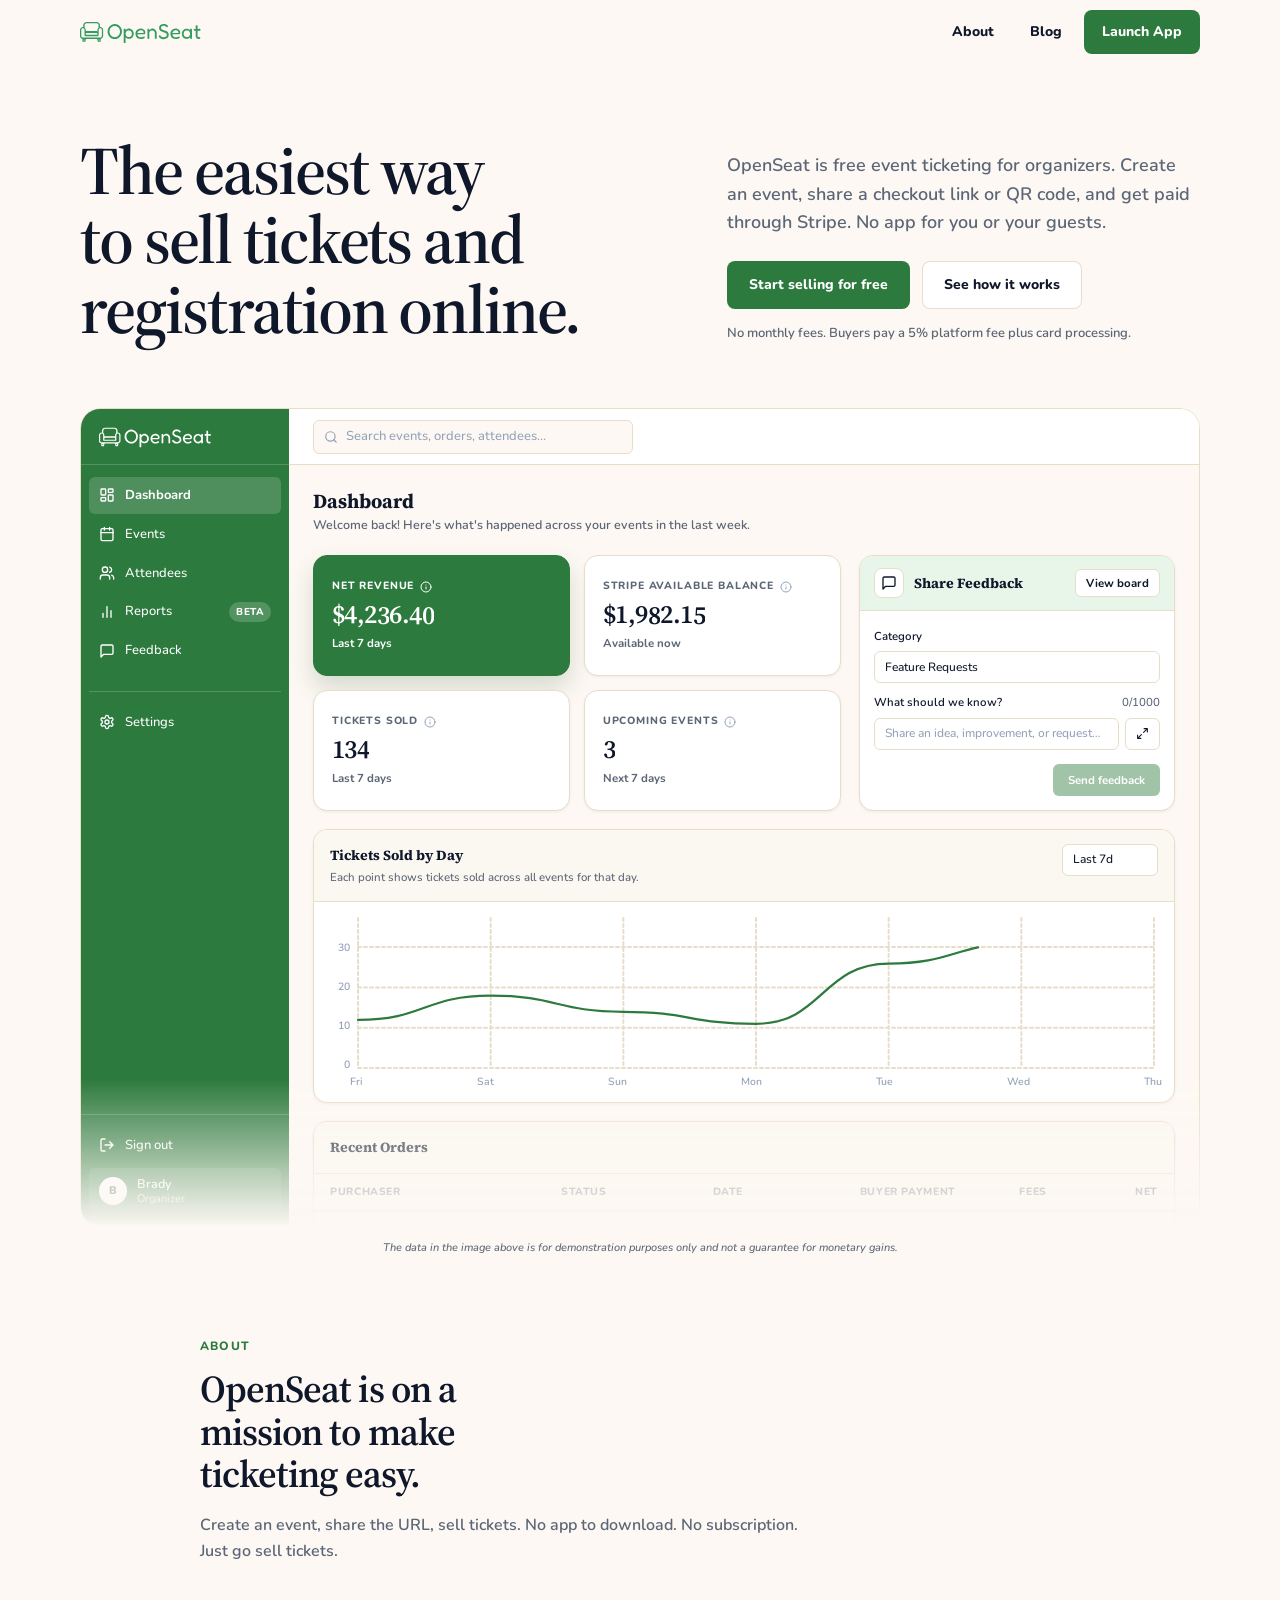
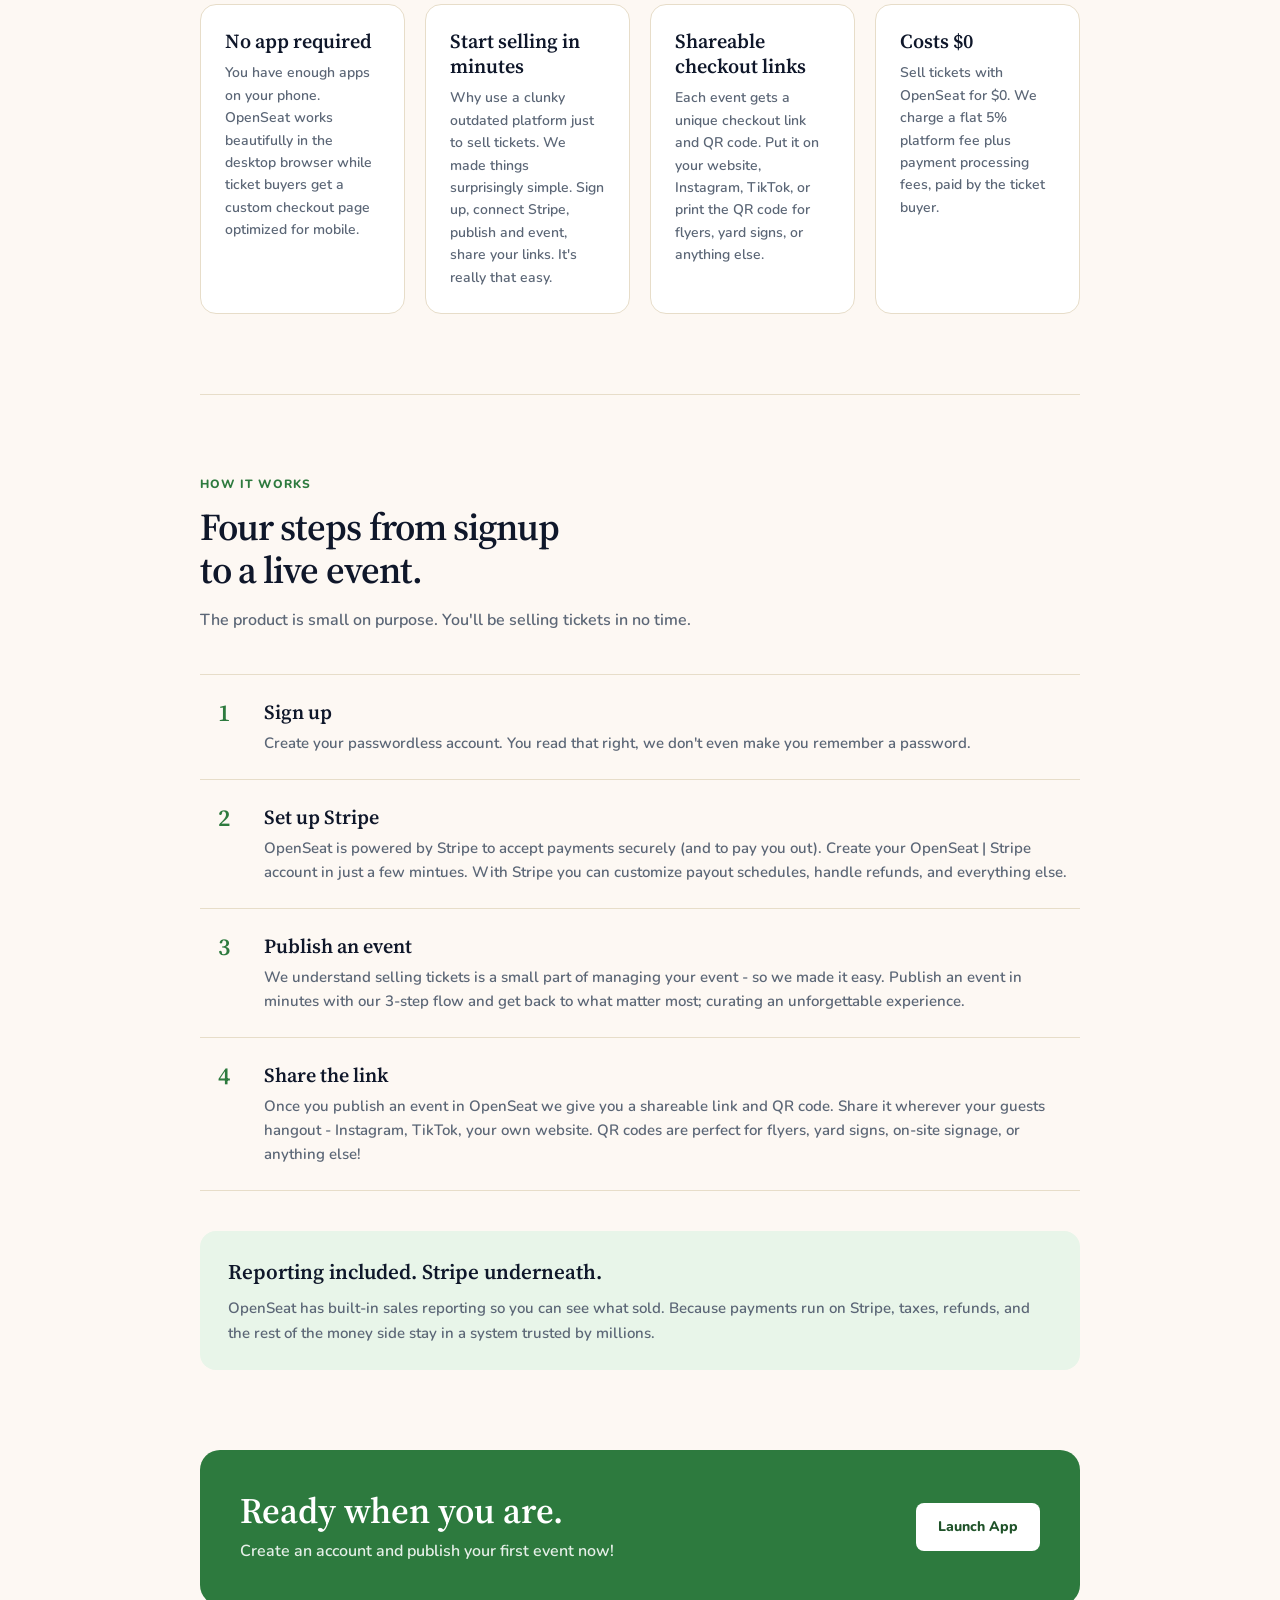
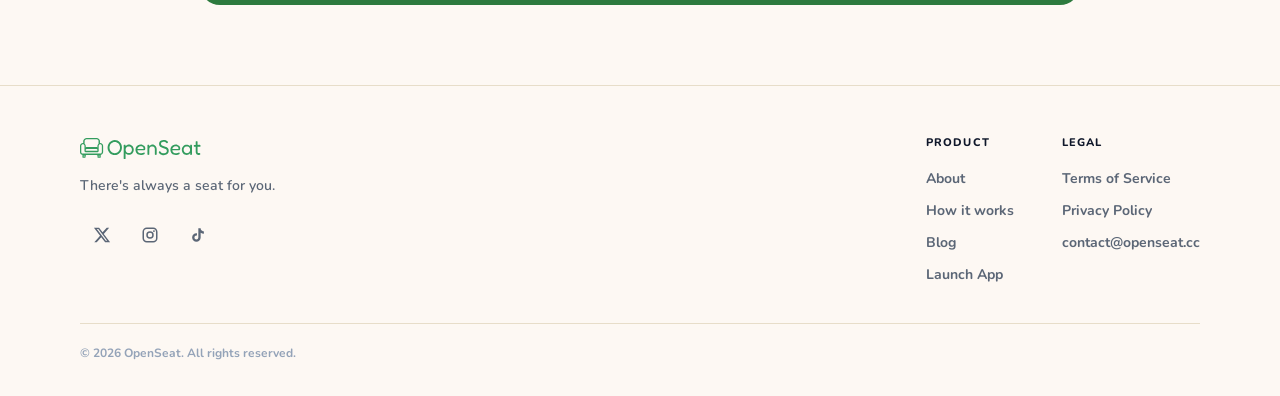
<file: index.html>
<!DOCTYPE html>
<html lang="en">
<head>
    <meta charset="UTF-8">
    <script async src="https://www.googletagmanager.com/gtag/js?id=G-BRN6K1R4JL"></script>
    <script>
      window.dataLayer = window.dataLayer || [];
      function gtag(){dataLayer.push(arguments);}
      gtag('js', new Date());
      gtag('config', 'G-BRN6K1R4JL');
    </script>
    <!-- Meta Pixel Code -->
    <script>
      // Skip the pixel for visitors who send a Global Privacy Control opt-out signal.
      if (!navigator.globalPrivacyControl) {
      !function(f,b,e,v,n,t,s)
      {if(f.fbq)return;n=f.fbq=function(){n.callMethod?
      n.callMethod.apply(n,arguments):n.queue.push(arguments)};
      if(!f._fbq)f._fbq=n;n.push=n;n.loaded=!0;n.version='2.0';
      n.queue=[];t=b.createElement(e);t.async=!0;
      t.src=v;s=b.getElementsByTagName(e)[0];
      s.parentNode.insertBefore(t,s)}(window, document,'script',
      'https://connect.facebook.net/en_US/fbevents.js');
      fbq('init', '1438757451089858');
      fbq('track', 'PageView');
      }
    </script>
    <noscript><img height="1" width="1" style="display:none"
      src="https://www.facebook.com/tr?id=1438757451089858&ev=PageView&noscript=1"
    /></noscript>
    <!-- End Meta Pixel Code -->
    <meta name="viewport" content="width=device-width, initial-scale=1.0">
    <meta name="facebook-domain-verification" content="xy89tg8i8ruuk3gkn08v4eogpljjwp" />
    <title>Sell Tickets Online for Free | OpenSeat Event Ticketing</title>
    <meta name="description" content="Sell event tickets and registration online for free. Create an event, share a checkout link or QR code, and get paid through Stripe. No app required.">
    <link rel="canonical" href="https://openseat.cc/">

    <meta property="og:type" content="website">
    <meta property="og:url" content="https://openseat.cc/">
    <meta property="og:title" content="Sell tickets online for free with OpenSeat">
    <meta property="og:description" content="Create an event, share a checkout link or QR code, and get paid through Stripe. No app required.">
    <meta property="og:image" content="https://openseat.cc/assets/images/og-image.png">
    <meta property="og:image:width" content="1200">
    <meta property="og:image:height" content="630">
    <meta property="og:image:alt" content="OpenSeat event ticketing">
    <meta property="og:site_name" content="OpenSeat">

    <meta name="twitter:card" content="summary_large_image">
    <meta name="twitter:url" content="https://openseat.cc/">
    <meta name="twitter:title" content="Sell tickets online for free with OpenSeat">
    <meta name="twitter:description" content="Create an event, share a checkout link or QR code, and get paid through Stripe. No app required.">
    <meta name="twitter:image" content="https://openseat.cc/assets/images/og-image.png">
    <meta name="twitter:site" content="@OpenSeatHQ">

    <script type="application/ld+json">
    {
      "@context": "https://schema.org",
      "@graph": [
        {
          "@type": "Organization",
          "@id": "https://openseat.cc/#organization",
          "name": "OpenSeat",
          "url": "https://openseat.cc/",
          "logo": "https://openseat.cc/assets/images/Official.png",
          "email": "contact@openseat.cc",
          "sameAs": [
            "https://x.com/OpenSeatHQ",
            "https://www.instagram.com/openseatofficial/",
            "https://www.tiktok.com/@openseathq"
          ]
        },
        {
          "@type": "WebSite",
          "@id": "https://openseat.cc/#website",
          "url": "https://openseat.cc/",
          "name": "OpenSeat",
          "publisher": { "@id": "https://openseat.cc/#organization" }
        }
      ]
    }
    </script>

    <link rel="icon" type="image/x-icon" href="/favicon.ico">
    <link rel="icon" type="image/png" href="assets/images/Official.png">
    <link rel="apple-touch-icon" href="assets/images/Official.png">

    <link rel="preconnect" href="https://fonts.googleapis.com">
    <link rel="preconnect" href="https://fonts.gstatic.com" crossorigin>
    <link href="https://fonts.googleapis.com/css2?family=Nunito:wght@400;500;600;700;800&family=Source+Serif+Pro:ital,wght@0,400;0,600;0,700;1,400&display=swap" rel="stylesheet">
    <link rel="stylesheet" href="css/site.css">
    <link rel="stylesheet" href="css/home.css">
</head>
<body>
    <a class="skip-link" href="#about">Skip to content</a>

    <nav class="site-nav" aria-label="Primary">
        <div class="nav-inner">
            <a href="/" class="logo">
                <img src="assets/images/new_logo.svg" alt="OpenSeat">
            </a>
            <ul class="nav-actions">
                <li><a class="nav-link" href="#about">About</a></li>
                <li><a class="nav-link" href="/blog/">Blog</a></li>
                <li><a class="btn btn-primary" href="https://app.openseat.cc">Launch App</a></li>
            </ul>
        </div>
    </nav>

    <header class="hero">
        <div class="hero-copy">
            <h1>The easiest way to sell tickets and registration online.</h1>
            <div class="hero-side">
                <p class="hero-lede">OpenSeat is free event ticketing for organizers. Create an event, share a checkout link or QR code, and get paid through Stripe. No app for you or your guests.</p>
                <div class="hero-actions">
                    <a class="btn btn-primary btn-lg" href="https://app.openseat.cc">Start selling for free</a>
                    <a class="btn btn-secondary btn-lg" href="#how">See how it works</a>
                </div>
                <p class="hero-note">No monthly fees. Buyers pay a 5% platform fee plus card processing.</p>
            </div>
        </div>

        <figure class="hero-mock" role="img" aria-label="OpenSeat organizer dashboard showing net revenue, Stripe balance, tickets sold, upcoming events, a daily ticket sales chart, and recent orders">
            <svg width="0" height="0" style="position:absolute" aria-hidden="true">
                <defs>
                    <symbol id="i-dash" viewBox="0 0 24 24"><rect x="3" y="3" width="7" height="9" rx="1"/><rect x="14" y="3" width="7" height="5" rx="1"/><rect x="14" y="12" width="7" height="9" rx="1"/><rect x="3" y="16" width="7" height="5" rx="1"/></symbol>
                    <symbol id="i-cal" viewBox="0 0 24 24"><path d="M8 2v4M16 2v4"/><rect x="3" y="4" width="18" height="18" rx="2"/><path d="M3 10h18"/></symbol>
                    <symbol id="i-users" viewBox="0 0 24 24"><path d="M16 21v-2a4 4 0 0 0-4-4H6a4 4 0 0 0-4 4v2"/><circle cx="9" cy="7" r="4"/><path d="M22 21v-2a4 4 0 0 0-3-3.87M16 3.13a4 4 0 0 1 0 7.75"/></symbol>
                    <symbol id="i-chart" viewBox="0 0 24 24"><path d="M18 20V10M12 20V4M6 20v-6"/></symbol>
                    <symbol id="i-msg" viewBox="0 0 24 24"><path d="M21 15a2 2 0 0 1-2 2H7l-4 4V5a2 2 0 0 1 2-2h14a2 2 0 0 1 2 2z"/></symbol>
                    <symbol id="i-cog" viewBox="0 0 24 24"><circle cx="12" cy="12" r="3"/><path d="M12.22 2h-.44a2 2 0 0 0-2 2v.18a2 2 0 0 1-1 1.73l-.43.25a2 2 0 0 1-2 0l-.15-.08a2 2 0 0 0-2.73.73l-.22.38a2 2 0 0 0 .73 2.73l.15.1a2 2 0 0 1 1 1.72v.51a2 2 0 0 1-1 1.74l-.15.09a2 2 0 0 0-.73 2.73l.22.38a2 2 0 0 0 2.73.73l.15-.08a2 2 0 0 1 2 0l.43.25a2 2 0 0 1 1 1.73V20a2 2 0 0 0 2 2h.44a2 2 0 0 0 2-2v-.18a2 2 0 0 1 1-1.73l.43-.25a2 2 0 0 1 2 0l.15.08a2 2 0 0 0 2.73-.73l.22-.39a2 2 0 0 0-.73-2.73l-.15-.08a2 2 0 0 1-1-1.74v-.5a2 2 0 0 1 1-1.74l.15-.09a2 2 0 0 0 .73-2.73l-.22-.38a2 2 0 0 0-2.73-.73l-.15.08a2 2 0 0 1-2 0l-.43-.25a2 2 0 0 1-1-1.73V4a2 2 0 0 0-2-2z"/></symbol>
                    <symbol id="i-out" viewBox="0 0 24 24"><path d="M9 21H5a2 2 0 0 1-2-2V5a2 2 0 0 1 2-2h4M16 17l5-5-5-5M21 12H9"/></symbol>
                    <symbol id="i-search" viewBox="0 0 24 24"><circle cx="11" cy="11" r="8"/><path d="m21 21-4.3-4.3"/></symbol>
                    <symbol id="i-info" viewBox="0 0 24 24"><circle cx="12" cy="12" r="10"/><path d="M12 16v-4M12 8h.01"/></symbol>
                    <symbol id="i-expand" viewBox="0 0 24 24"><path d="M15 3h6v6M9 21H3v-6M21 3l-7 7M3 21l7-7"/></symbol>
                </defs>
            </svg>
            <div class="dash">
                <aside class="dash-side">
                    <div class="dash-brand"><img src="assets/images/new_logo.svg" alt="" width="132" height="29"></div>
                    <div class="dash-nav">
                        <span class="dash-nav-item is-active"><svg><use href="#i-dash"/></svg>Dashboard</span>
                        <span class="dash-nav-item"><svg><use href="#i-cal"/></svg>Events</span>
                        <span class="dash-nav-item"><svg><use href="#i-users"/></svg>Attendees</span>
                        <span class="dash-nav-item"><svg><use href="#i-chart"/></svg>Reports<span class="dash-badge">Beta</span></span>
                        <span class="dash-nav-item"><svg><use href="#i-msg"/></svg>Feedback</span>
                        <div class="dash-nav-lower">
                            <span class="dash-nav-item"><svg><use href="#i-cog"/></svg>Settings</span>
                        </div>
                    </div>
                    <div class="dash-side-foot">
                        <span class="dash-nav-item"><svg><use href="#i-out"/></svg>Sign out</span>
                        <div class="dash-user">
                            <span class="dash-avatar">B</span>
                            <span><span class="dash-user-name">Brady</span><span class="dash-user-role">Organizer</span></span>
                        </div>
                    </div>
                </aside>

                <div class="dash-main">
                    <div class="dash-top">
                        <div class="dash-search"><svg><use href="#i-search"/></svg>Search events, orders, attendees…</div>
                    </div>
                    <div class="dash-page">
                        <div class="dash-title">Dashboard</div>
                        <p class="dash-desc">Welcome back! Here's what's happened across your events in the last week.</p>

                        <div class="dash-overview">
                            <div class="dash-kpis">
                                <div class="dash-kpi is-accent">
                                    <div class="dash-kpi-label">Net revenue <svg><use href="#i-info"/></svg></div>
                                    <div class="dash-kpi-value" data-odometer>$4,236.40</div>
                                    <div class="dash-kpi-sub">Last 7 days</div>
                                </div>
                                <div class="dash-kpi">
                                    <div class="dash-kpi-label">Stripe available balance <svg><use href="#i-info"/></svg></div>
                                    <div class="dash-kpi-value" data-odometer>$1,982.15</div>
                                    <div class="dash-kpi-sub">Available now</div>
                                </div>
                                <div class="dash-kpi">
                                    <div class="dash-kpi-label">Tickets sold <svg><use href="#i-info"/></svg></div>
                                    <div class="dash-kpi-value" data-odometer>134</div>
                                    <div class="dash-kpi-sub">Last 7 days</div>
                                </div>
                                <div class="dash-kpi">
                                    <div class="dash-kpi-label">Upcoming events <svg><use href="#i-info"/></svg></div>
                                    <div class="dash-kpi-value" data-odometer>3</div>
                                    <div class="dash-kpi-sub">Next 7 days</div>
                                </div>
                            </div>

                            <div class="dash-panel dash-feedback">
                                <div class="dash-feedback-head">
                                    <span class="dash-feedback-icon"><svg><use href="#i-msg"/></svg></span>
                                    <span class="dash-panel-title">Share Feedback</span>
                                    <span class="dash-btn">View board</span>
                                </div>
                                <div class="dash-feedback-body">
                                    <span class="dash-field-label">Category</span>
                                    <span class="dash-input">Feature Requests</span>
                                    <span class="dash-field-label">What should we know? <span>0/1000</span></span>
                                    <span class="dash-input-row"><span class="dash-input is-placeholder">Share an idea, improvement, or request…</span><span class="dash-input dash-input-icon"><svg><use href="#i-expand"/></svg></span></span>
                                    <span class="dash-btn dash-btn-primary">Send feedback</span>
                                </div>
                            </div>
                        </div>

                        <div class="dash-panel dash-chart">
                            <div class="dash-panel-head">
                                <div>
                                    <div class="dash-panel-title">Tickets Sold by Day</div>
                                    <p class="dash-panel-desc">Each point shows tickets sold across all events for that day.</p>
                                </div>
                                <span class="dash-input dash-select">Last 7d</span>
                            </div>
                            <div class="dash-plot">
                                <div class="dash-y"><span>30</span><span>20</span><span>10</span><span>0</span></div>
                                <svg class="dash-line" viewBox="0 0 600 160" preserveAspectRatio="none">
                                    <g class="dash-grid">
                                        <path d="M0 31H600M0 74H600M0 117H600M0 160H600"/>
                                        <path d="M0 0V160M100 0V160M200 0V160M300 0V160M400 0V160M500 0V160M600 0V160"/>
                                    </g>
                                    <path class="dash-line-path" pathLength="1" d="M0 108.6C50 108.6 50 82.9 100 82.9C150 82.9 150 100 200 100C250 100 250 112.9 300 112.9C350 112.9 350 48.6 400 48.6C450 48.6 450 27.1 500 27.1C550 27.1 550 65.7 600 65.7"/>
                                </svg>
                                <div class="dash-x"><span>Fri</span><span>Sat</span><span>Sun</span><span>Mon</span><span>Tue</span><span>Wed</span><span>Thu</span></div>
                            </div>
                        </div>

                        <div class="dash-panel dash-orders">
                            <div class="dash-panel-head"><div class="dash-panel-title">Recent Orders</div></div>
                            <table>
                                <thead><tr><th>Purchaser</th><th>Status</th><th>Date</th><th>Buyer payment</th><th class="dash-hide-sm">Fees</th><th>Net</th></tr></thead>
                                <tbody>
                                    <tr><td><b>Maya Chen</b><small>maya.chen@example.com</small></td><td><span class="dash-chip">Completed</span></td><td>Thu</td><td>$65.19</td><td class="dash-hide-sm">$5.19</td><td><b>$60.00</b></td></tr>
                                    <tr><td><b>Jordan Ellis</b><small>jordan@example.com</small></td><td><span class="dash-chip">Completed</span></td><td>Thu</td><td>$38.15</td><td class="dash-hide-sm">$3.15</td><td><b>$35.00</b></td></tr>
                                    <tr><td><b>Priya Patel</b><small>priya.p@example.com</small></td><td><span class="dash-chip">Completed</span></td><td>Wed</td><td>$108.35</td><td class="dash-hide-sm">$8.35</td><td><b>$100.00</b></td></tr>
                                </tbody>
                            </table>
                        </div>
                    </div>
                </div>
            </div>
        </figure>
        <p class="hero-disclaimer">The data in the image above is for demonstration purposes only and not a guarantee for monetary gains.</p>
    </header>

    <main>
        <section class="section" id="about">
            <p class="eyebrow">About</p>
            <h2>OpenSeat is on a mission to make ticketing easy.</h2>
            <p class="section-copy">Create an event, share the URL, sell tickets. No app to download. No subscription. Just go sell tickets.</p>

            <div class="value-grid">
                <article class="value-card">
                    <h3>No app required</h3>
                    <p>You have enough apps on your phone. OpenSeat works beautifully in the desktop browser while ticket buyers get a custom checkout page optimized for mobile. </p>
                </article>
                <article class="value-card">
                    <h3>Start selling in minutes</h3>
                    <p>Why use a clunky outdated platform just to sell tickets. We made things surprisingly simple. Sign up, connect Stripe, publish and event, share your links. It's really that easy.</p>
                </article>
                <article class="value-card">
                    <h3>Shareable checkout links</h3>
                    <p>Each event gets a unique checkout link and QR code. Put it on your website, Instagram, TikTok, or print the QR code for flyers, yard signs, or anything else.</p>
                </article>
                <article class="value-card">
                    <h3>Costs $0</h3>
                    <p>Sell tickets with OpenSeat for $0. We charge a flat 5% platform fee plus payment processing fees, paid by the ticket buyer.</p>
                </article>
            </div>
        </section>

        <section class="section" id="how">
            <p class="eyebrow">How it works</p>
            <h2>Four steps from signup to a live event.</h2>
            <p class="section-copy">The product is small on purpose. You'll be selling tickets in no time.</p>

            <ol class="steps">
                <li class="step">
                    <span class="step-num" aria-hidden="true">1</span>
                    <div>
                        <h3>Sign up</h3>
                        <p>Create your passwordless account. You read that right, we don't even make you remember a password.</p>
                    </div>
                </li>
                <li class="step">
                    <span class="step-num" aria-hidden="true">2</span>
                    <div>
                        <h3>Set up Stripe</h3>
                        <p>OpenSeat is powered by Stripe to accept payments securely (and to pay you out). Create your OpenSeat | Stripe account in just a few mintues. With Stripe you can customize payout schedules, handle refunds, and everything else.</p>
                    </div>
                </li>
                <li class="step">
                    <span class="step-num" aria-hidden="true">3</span>
                    <div>
                        <h3>Publish an event</h3>
                        <p>We understand selling tickets is a small part of managing your event - so we made it easy. Publish an event in minutes with our 3-step flow and get back to what matter most; curating an unforgettable experience.</p>
                    </div>
                </li>
                <li class="step">
                    <span class="step-num" aria-hidden="true">4</span>
                    <div>
                        <h3>Share the link</h3>
                        <p>Once you publish an event in OpenSeat we give you a shareable link and QR code. Share it wherever your guests hangout - Instagram, TikTok, your own website. QR codes are perfect for flyers, yard signs, on-site signage, or anything else!</p>
                    </div>
                </li>
            </ol>

            <aside class="stripe-note">
                <h3>Reporting included. Stripe underneath.</h3>
                <p>OpenSeat has built-in sales reporting so you can see what sold. Because payments run on Stripe, taxes, refunds, and the rest of the money side stay in a system trusted by millions.</p>
            </aside>
        </section>

        <section class="cta-band" aria-labelledby="cta-heading">
            <div>
                <h2 id="cta-heading">Ready when you are.</h2>
                <p>Create an account and publish your first event now!</p>
            </div>
            <a class="btn btn-primary btn-lg" href="https://app.openseat.cc">Launch App</a>
        </section>
    </main>

    <footer class="site-footer">
        <div class="footer-inner">
            <div class="footer-brand">
                <a href="/" class="logo">
                    <img src="assets/images/new_logo.svg" alt="OpenSeat">
                </a>
                <p>There's always a seat for you.</p>
                <div class="social-links">
                    <a href="https://x.com/OpenSeatHQ" aria-label="OpenSeat on X">
                        <svg width="18" height="18" viewBox="0 0 24 24" fill="currentColor" aria-hidden="true">
                            <path d="M18.244 2.25h3.308l-7.227 8.26 8.502 11.24H16.17l-5.214-6.817L4.99 21.75H1.68l7.73-8.835L1.254 2.25H8.08l4.713 6.231zm-1.161 17.52h1.833L7.084 4.126H5.117z"/>
                        </svg>
                    </a>
                    <a href="https://www.instagram.com/openseatofficial/" aria-label="OpenSeat on Instagram">
                        <svg width="18" height="18" viewBox="0 0 24 24" fill="currentColor" aria-hidden="true">
                            <path d="M7.8,2H16.2C19.4,2 22,4.6 22,7.8V16.2A5.8,5.8 0 0,1 16.2,22H7.8C4.6,22 2,19.4 2,16.2V7.8A5.8,5.8 0 0,1 7.8,2M7.6,4A3.6,3.6 0 0,0 4,7.6V16.4C4,18.39 5.61,20 7.6,20H16.4A3.6,3.6 0 0,0 20,16.4V7.6C20,5.61 18.39,4 16.4,4H7.6M17.25,5.5A1.25,1.25 0 0,1 18.5,6.75A1.25,1.25 0 0,1 17.25,8A1.25,1.25 0 0,1 16,6.75A1.25,1.25 0 0,1 17.25,5.5M12,7A5,5 0 0,1 17,12A5,5 0 0,1 12,17A5,5 0 0,1 7,12A5,5 0 0,1 12,7M12,9A3,3 0 0,0 9,12A3,3 0 0,0 12,15A3,3 0 0,0 15,12A3,3 0 0,0 12,9Z"/>
                        </svg>
                    </a>
                    <a href="http://www.tiktok.com/@openseathq" aria-label="OpenSeat on TikTok">
                        <svg width="18" height="18" viewBox="0 0 24 24" fill="currentColor" aria-hidden="true">
                            <path d="M16.6 5.82s.51.5 0 0A4.278 4.278 0 0 1 15.54 3h-3.09v12.4a2.592 2.592 0 0 1-2.59 2.5c-1.42 0-2.6-1.16-2.6-2.6 0-1.72 1.66-3.01 3.37-2.48V9.66c-3.45-.46-6.47 2.22-6.47 5.64 0 3.33 2.76 5.7 5.69 5.7 3.14 0 5.69-2.55 5.69-5.7V9.01a7.35 7.35 0 0 0 4.3 1.38V7.3s-1.88.09-3.24-1.48z"/>
                        </svg>
                    </a>
                </div>
            </div>
            <div class="footer-links">
                <div class="footer-col">
                    <h2>Product</h2>
                    <ul>
                        <li><a href="#about">About</a></li>
                        <li><a href="#how">How it works</a></li>
                        <li><a href="/blog/">Blog</a></li>
                        <li><a href="https://app.openseat.cc">Launch App</a></li>
                    </ul>
                </div>
                <div class="footer-col">
                    <h2>Legal</h2>
                    <ul>
                        <li><a href="terms-of-service.html">Terms of Service</a></li>
                        <li><a href="privacy-policy.html">Privacy Policy</a></li>
                        <li><a href="mailto:contact@openseat.cc">contact@openseat.cc</a></li>
                    </ul>
                </div>
            </div>
        </div>
        <p class="footer-bottom">© 2026 OpenSeat. All rights reserved.</p>
    </footer>
    <script src="/js/analytics.js"></script>
    <script src="/js/hero.js"></script>
</body>
</html>
</file>
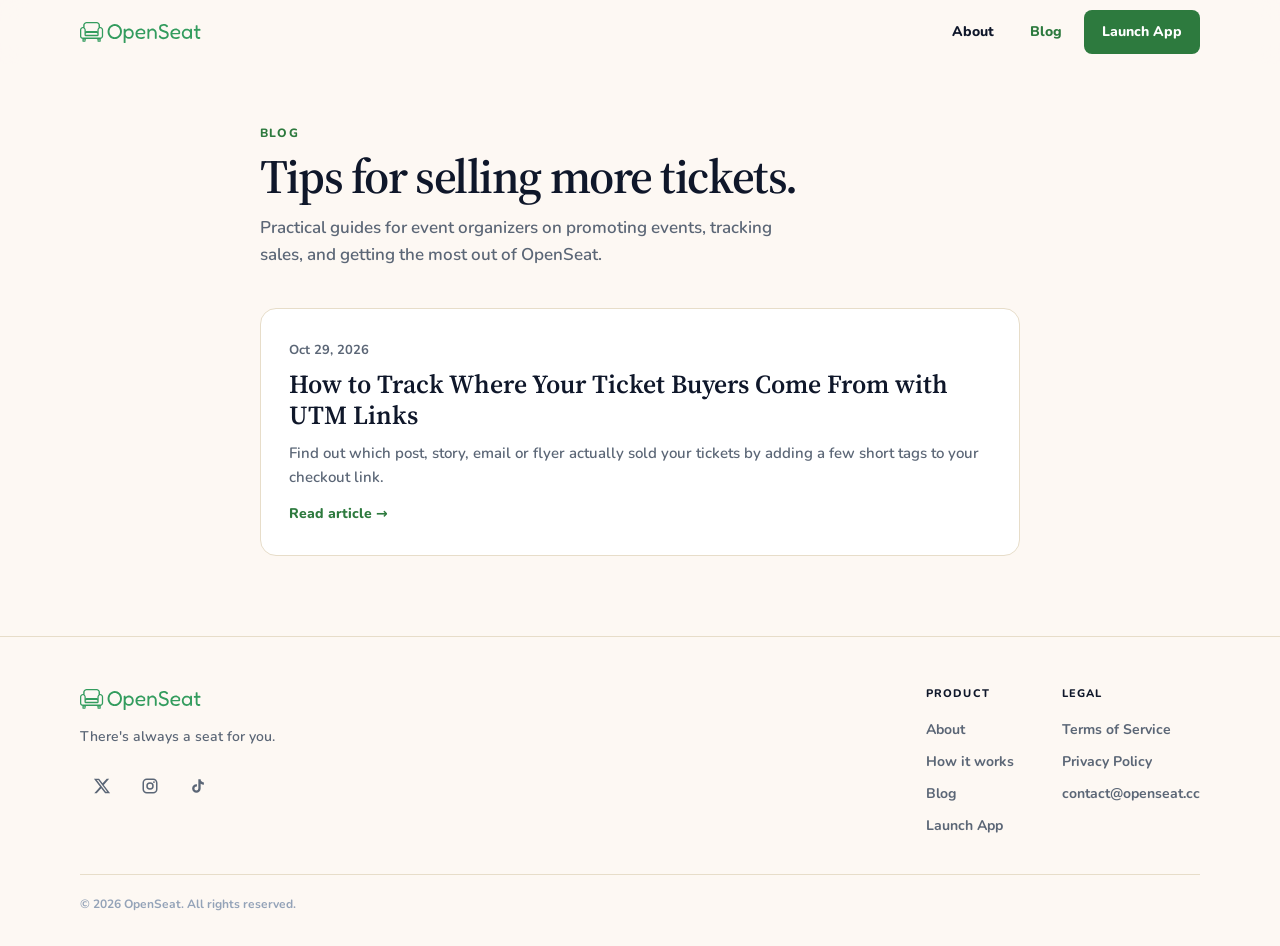
<file: blog/index.html>
<!DOCTYPE html>
<html lang="en">
<head>
    <meta charset="UTF-8">
    <script async src="https://www.googletagmanager.com/gtag/js?id=G-BRN6K1R4JL"></script>
    <script>
      window.dataLayer = window.dataLayer || [];
      function gtag(){dataLayer.push(arguments);}
      gtag('js', new Date());
      gtag('config', 'G-BRN6K1R4JL');
    </script>
    <!-- Meta Pixel Code -->
    <script>
      // Skip the pixel for visitors who send a Global Privacy Control opt-out signal.
      if (!navigator.globalPrivacyControl) {
      !function(f,b,e,v,n,t,s)
      {if(f.fbq)return;n=f.fbq=function(){n.callMethod?
      n.callMethod.apply(n,arguments):n.queue.push(arguments)};
      if(!f._fbq)f._fbq=n;n.push=n;n.loaded=!0;n.version='2.0';
      n.queue=[];t=b.createElement(e);t.async=!0;
      t.src=v;s=b.getElementsByTagName(e)[0];
      s.parentNode.insertBefore(t,s)}(window, document,'script',
      'https://connect.facebook.net/en_US/fbevents.js');
      fbq('init', '1438757451089858');
      fbq('track', 'PageView');
      }
    </script>
    <noscript><img height="1" width="1" style="display:none"
      src="https://www.facebook.com/tr?id=1438757451089858&ev=PageView&noscript=1"
    /></noscript>
    <!-- End Meta Pixel Code -->
    <meta name="viewport" content="width=device-width, initial-scale=1.0">
    <meta name="description" content="Guides for event organizers on promoting events, tracking ticket sales, and getting the most out of OpenSeat.">
    <link rel="canonical" href="https://openseat.cc/blog/">

    <meta property="og:type" content="website">
    <meta property="og:url" content="https://openseat.cc/blog/">
    <meta property="og:title" content="Blog - OpenSeat">
    <meta property="og:description" content="Guides for event organizers on promoting events, tracking ticket sales, and getting the most out of OpenSeat.">
    <meta property="og:image" content="https://openseat.cc/assets/images/og-image.png">
    <meta property="og:image:width" content="1200">
    <meta property="og:image:height" content="630">
    <meta property="og:site_name" content="OpenSeat">

    <meta name="twitter:card" content="summary_large_image">
    <meta name="twitter:url" content="https://openseat.cc/blog/">
    <meta name="twitter:title" content="Blog - OpenSeat">
    <meta name="twitter:description" content="Guides for event organizers on promoting events, tracking ticket sales, and getting the most out of OpenSeat.">
    <meta name="twitter:image" content="https://openseat.cc/assets/images/og-image.png">

    <title>Blog - OpenSeat</title>

    <link rel="icon" type="image/x-icon" href="/favicon.ico">
    <link rel="icon" type="image/png" href="/assets/images/Official.png">
    <link rel="apple-touch-icon" href="/assets/images/Official.png">

    <link rel="preconnect" href="https://fonts.googleapis.com">
    <link rel="preconnect" href="https://fonts.gstatic.com" crossorigin>
    <link href="https://fonts.googleapis.com/css2?family=Nunito:wght@400;500;600;700;800&family=Source+Serif+Pro:ital,wght@0,400;0,600;0,700;1,400&display=swap" rel="stylesheet">
    <link rel="stylesheet" href="/css/site.css">
    <link rel="stylesheet" href="/css/blog.css">
</head>
<body>
    <a class="skip-link" href="#content">Skip to content</a>

    <nav class="site-nav" aria-label="Primary">
        <div class="nav-inner">
            <a href="/" class="logo">
                <img src="/assets/images/new_logo.svg" alt="OpenSeat">
            </a>
            <ul class="nav-actions">
                <li><a class="nav-link" href="/#about">About</a></li>
                <li><a class="nav-link" href="/blog/" aria-current="page">Blog</a></li>
                <li><a class="btn btn-primary" href="https://app.openseat.cc">Launch App</a></li>
            </ul>
        </div>
    </nav>

    <main class="blog-main" id="content">
        <header class="blog-header">
            <p class="eyebrow">Blog</p>
            <h1>Tips for selling more tickets.</h1>
            <p>Practical guides for event organizers on promoting events, tracking sales, and getting the most out of OpenSeat.</p>
        </header>

        <ul class="post-list">
            <li>
                <a class="post-card" href="/blog/track-ticket-buyers-with-utm-links/">
                    <time datetime="2026-10-29">Oct 29, 2026</time>
                    <h2>How to Track Where Your Ticket Buyers Come From with UTM Links</h2>
                    <p>Find out which post, story, email or flyer actually sold your tickets by adding a few short tags to your checkout link.</p>
                    <span class="read-more">Read article &rarr;</span>
                </a>
            </li>
        </ul>
    </main>

    <footer class="site-footer">
        <div class="footer-inner">
            <div class="footer-brand">
                <a href="/" class="logo">
                    <img src="/assets/images/new_logo.svg" alt="OpenSeat">
                </a>
                <p>There's always a seat for you.</p>
                <div class="social-links">
                    <a href="https://x.com/OpenSeatHQ" aria-label="OpenSeat on X">
                        <svg width="18" height="18" viewBox="0 0 24 24" fill="currentColor" aria-hidden="true">
                            <path d="M18.244 2.25h3.308l-7.227 8.26 8.502 11.24H16.17l-5.214-6.817L4.99 21.75H1.68l7.73-8.835L1.254 2.25H8.08l4.713 6.231zm-1.161 17.52h1.833L7.084 4.126H5.117z"/>
                        </svg>
                    </a>
                    <a href="https://www.instagram.com/openseatofficial/" aria-label="OpenSeat on Instagram">
                        <svg width="18" height="18" viewBox="0 0 24 24" fill="currentColor" aria-hidden="true">
                            <path d="M7.8,2H16.2C19.4,2 22,4.6 22,7.8V16.2A5.8,5.8 0 0,1 16.2,22H7.8C4.6,22 2,19.4 2,16.2V7.8A5.8,5.8 0 0,1 7.8,2M7.6,4A3.6,3.6 0 0,0 4,7.6V16.4C4,18.39 5.61,20 7.6,20H16.4A3.6,3.6 0 0,0 20,16.4V7.6C20,5.61 18.39,4 16.4,4H7.6M17.25,5.5A1.25,1.25 0 0,1 18.5,6.75A1.25,1.25 0 0,1 17.25,8A1.25,1.25 0 0,1 16,6.75A1.25,1.25 0 0,1 17.25,5.5M12,7A5,5 0 0,1 17,12A5,5 0 0,1 12,17A5,5 0 0,1 7,12A5,5 0 0,1 12,7M12,9A3,3 0 0,0 9,12A3,3 0 0,0 12,15A3,3 0 0,0 15,12A3,3 0 0,0 12,9Z"/>
                        </svg>
                    </a>
                    <a href="http://www.tiktok.com/@openseathq" aria-label="OpenSeat on TikTok">
                        <svg width="18" height="18" viewBox="0 0 24 24" fill="currentColor" aria-hidden="true">
                            <path d="M16.6 5.82s.51.5 0 0A4.278 4.278 0 0 1 15.54 3h-3.09v12.4a2.592 2.592 0 0 1-2.59 2.5c-1.42 0-2.6-1.16-2.6-2.6 0-1.72 1.66-3.01 3.37-2.48V9.66c-3.45-.46-6.47 2.22-6.47 5.64 0 3.33 2.76 5.7 5.69 5.7 3.14 0 5.69-2.55 5.69-5.7V9.01a7.35 7.35 0 0 0 4.3 1.38V7.3s-1.88.09-3.24-1.48z"/>
                        </svg>
                    </a>
                </div>
            </div>
            <div class="footer-links">
                <div class="footer-col">
                    <h2>Product</h2>
                    <ul>
                        <li><a href="/#about">About</a></li>
                        <li><a href="/#how">How it works</a></li>
                        <li><a href="/blog/">Blog</a></li>
                        <li><a href="https://app.openseat.cc">Launch App</a></li>
                    </ul>
                </div>
                <div class="footer-col">
                    <h2>Legal</h2>
                    <ul>
                        <li><a href="/terms-of-service.html">Terms of Service</a></li>
                        <li><a href="/privacy-policy.html">Privacy Policy</a></li>
                        <li><a href="mailto:contact@openseat.cc">contact@openseat.cc</a></li>
                    </ul>
                </div>
            </div>
        </div>
        <p class="footer-bottom">© 2026 OpenSeat. All rights reserved.</p>
    </footer>
    <script src="/js/analytics.js"></script>
</body>
</html>
</file>
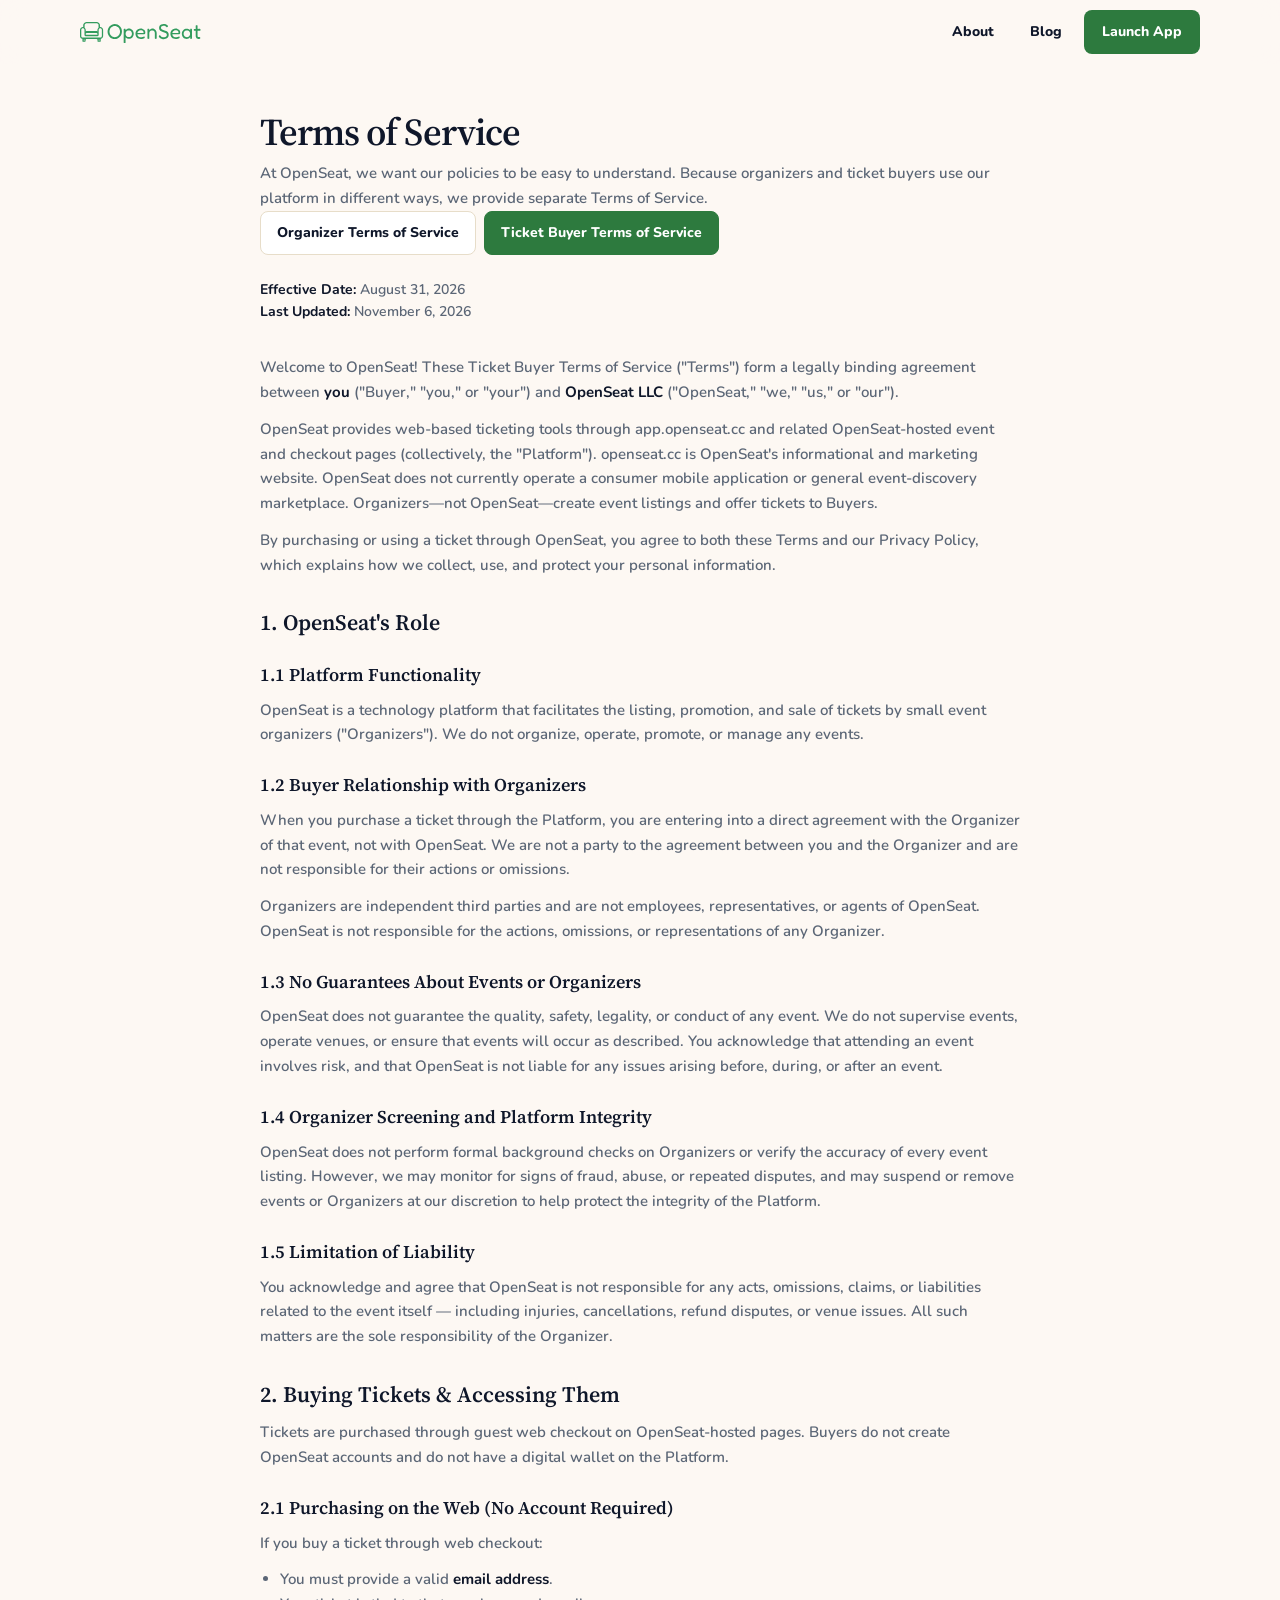
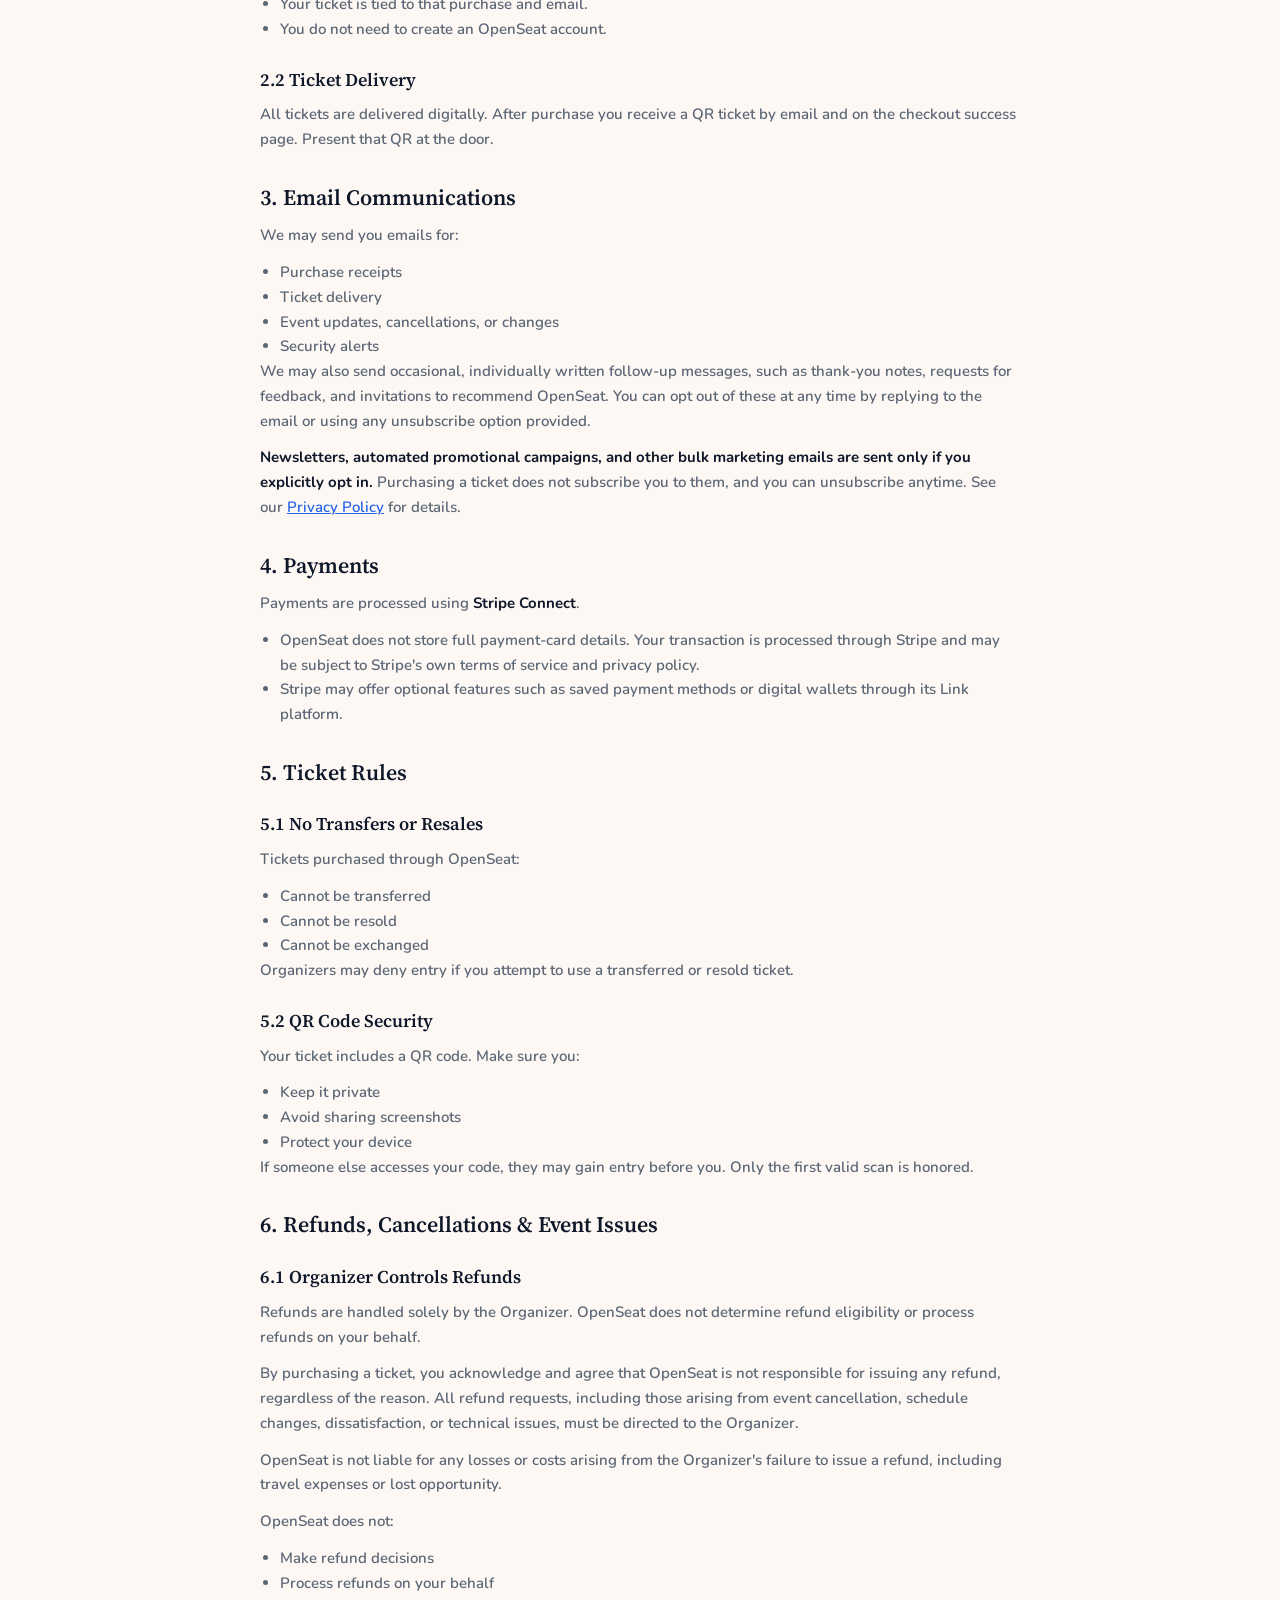
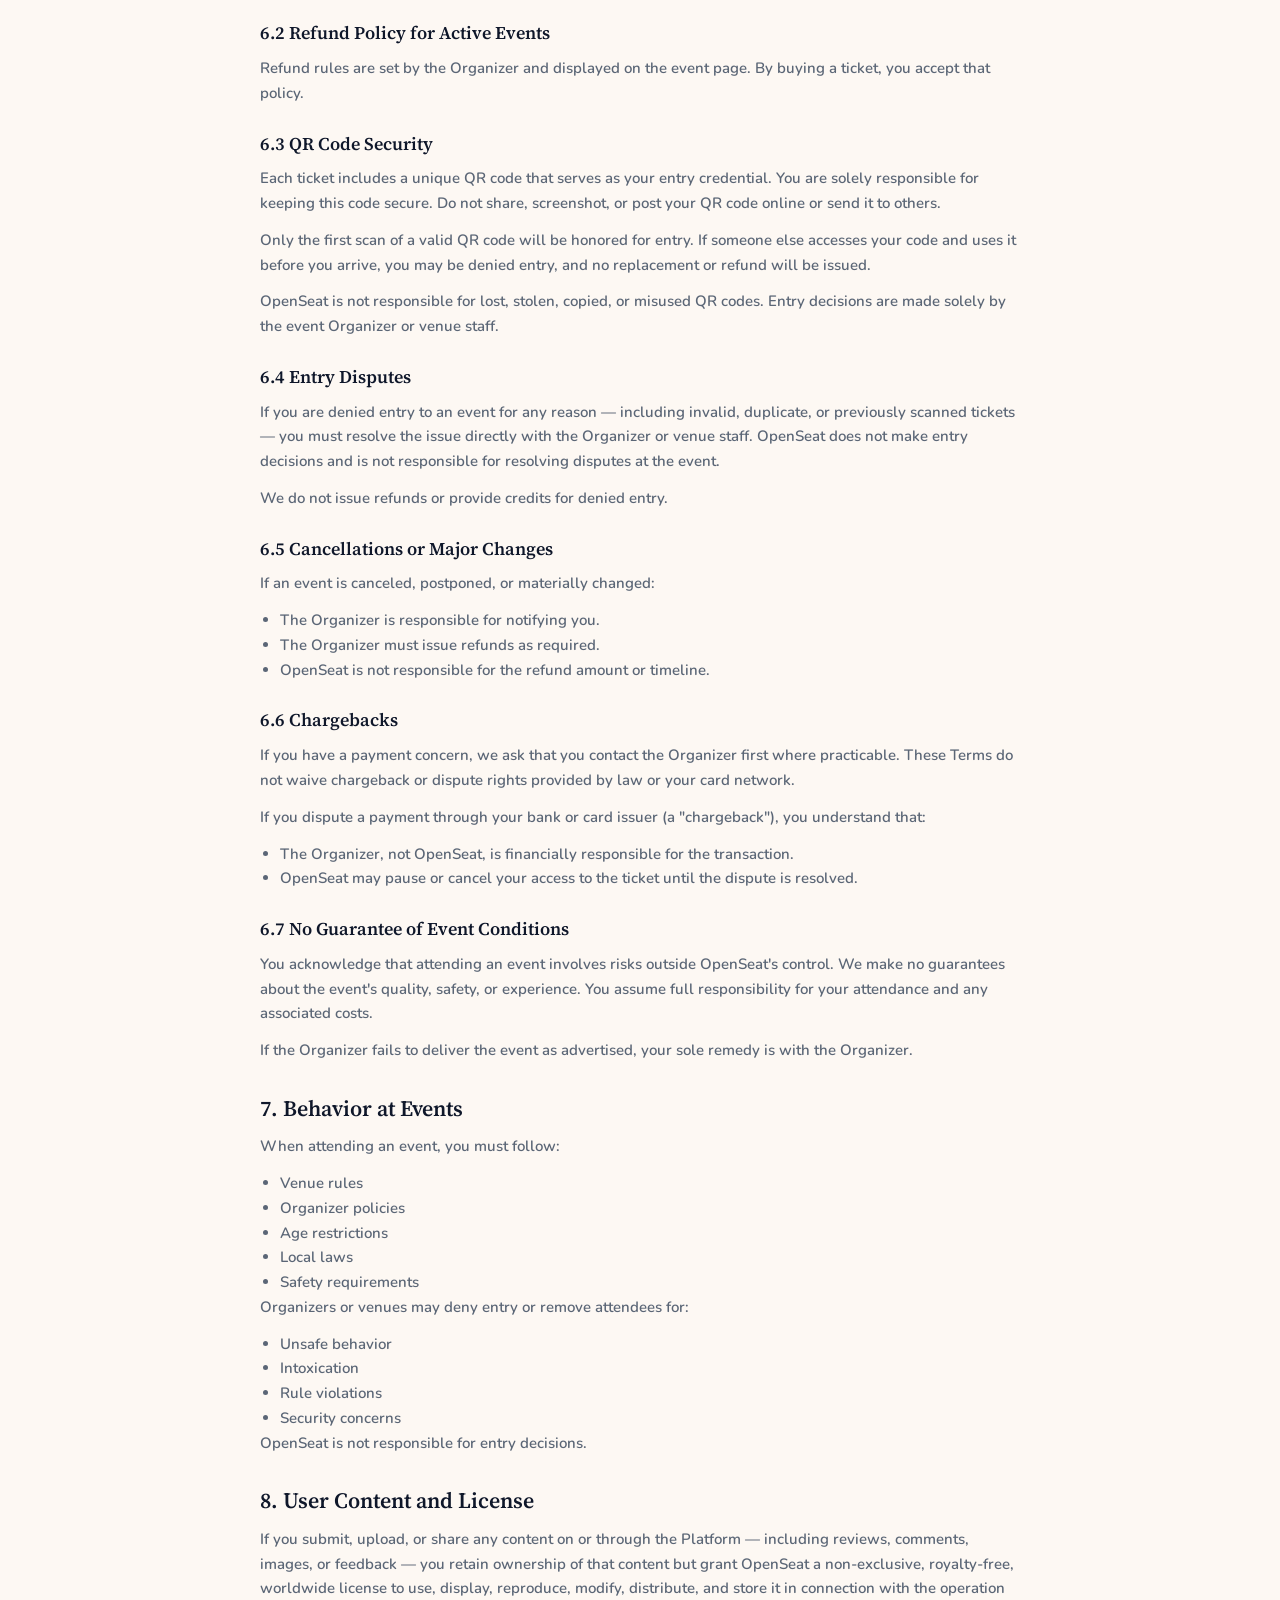
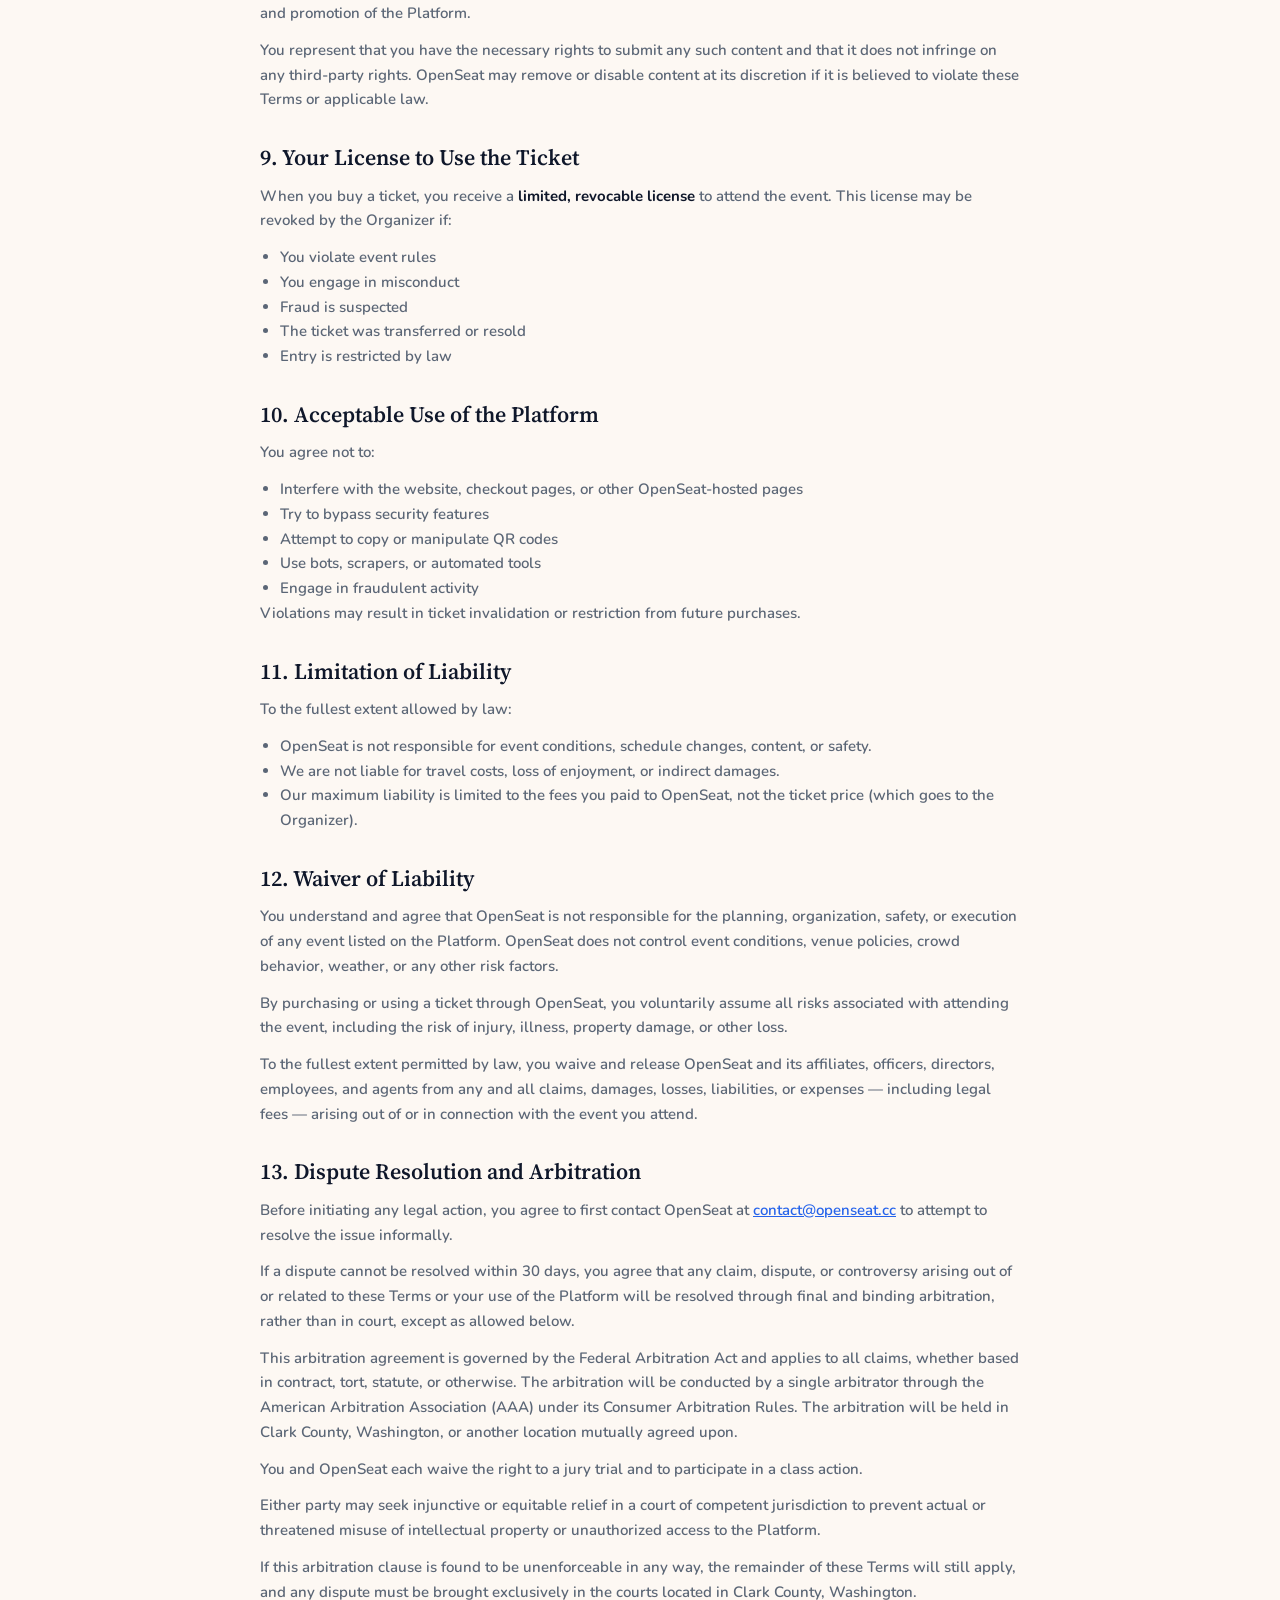
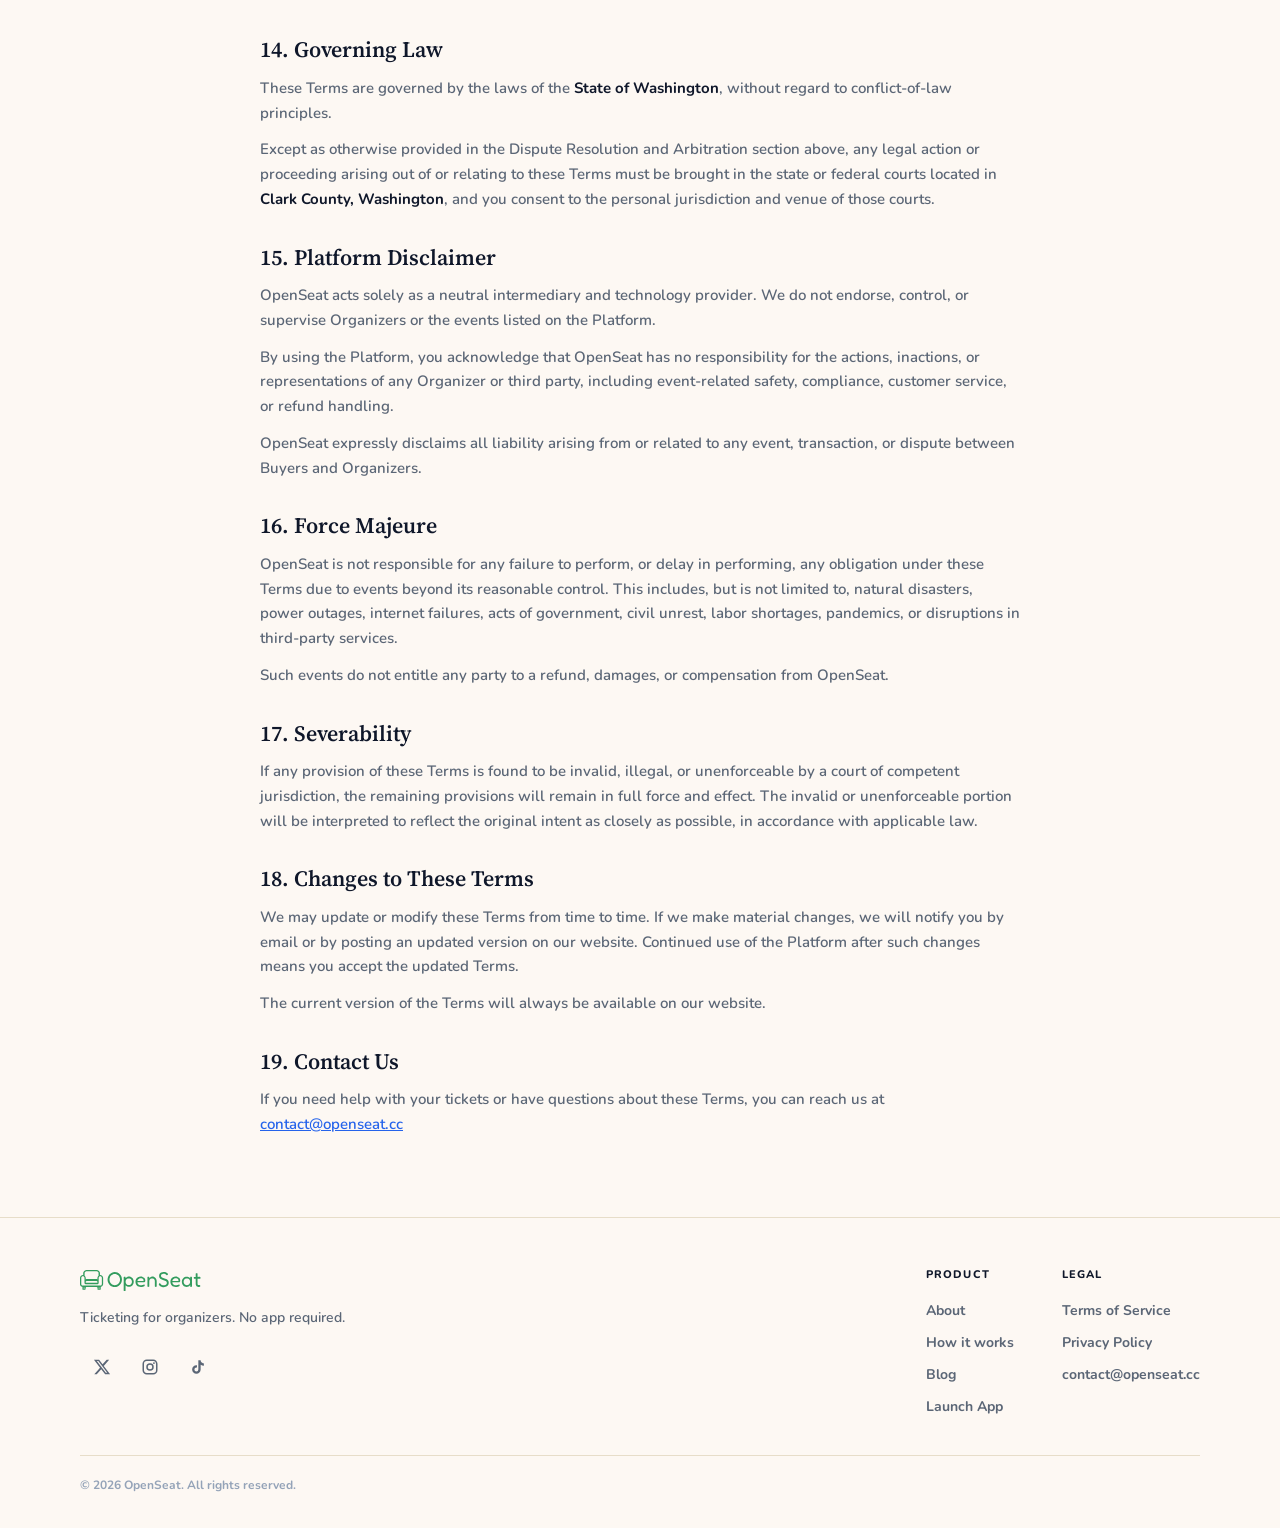
<file: buyer-terms-of-service/index.html>
<!DOCTYPE html>
<html lang="en">
<head>
    <meta charset="UTF-8">
    <meta name="viewport" content="width=device-width, initial-scale=1.0">
    <title>Ticket Buyer Terms of Service - OpenSeat</title>
    <meta http-equiv="refresh" content="0; url=/terms-of-service.html#buyer">
    <link rel="canonical" href="https://openseat.cc/terms-of-service.html">
    <script>location.replace('/terms-of-service.html#buyer');</script>
</head>
<body>
    <p>Redirecting to <a href="/terms-of-service.html#buyer">Ticket Buyer Terms of Service</a>.</p>
</body>
</html>
</file>
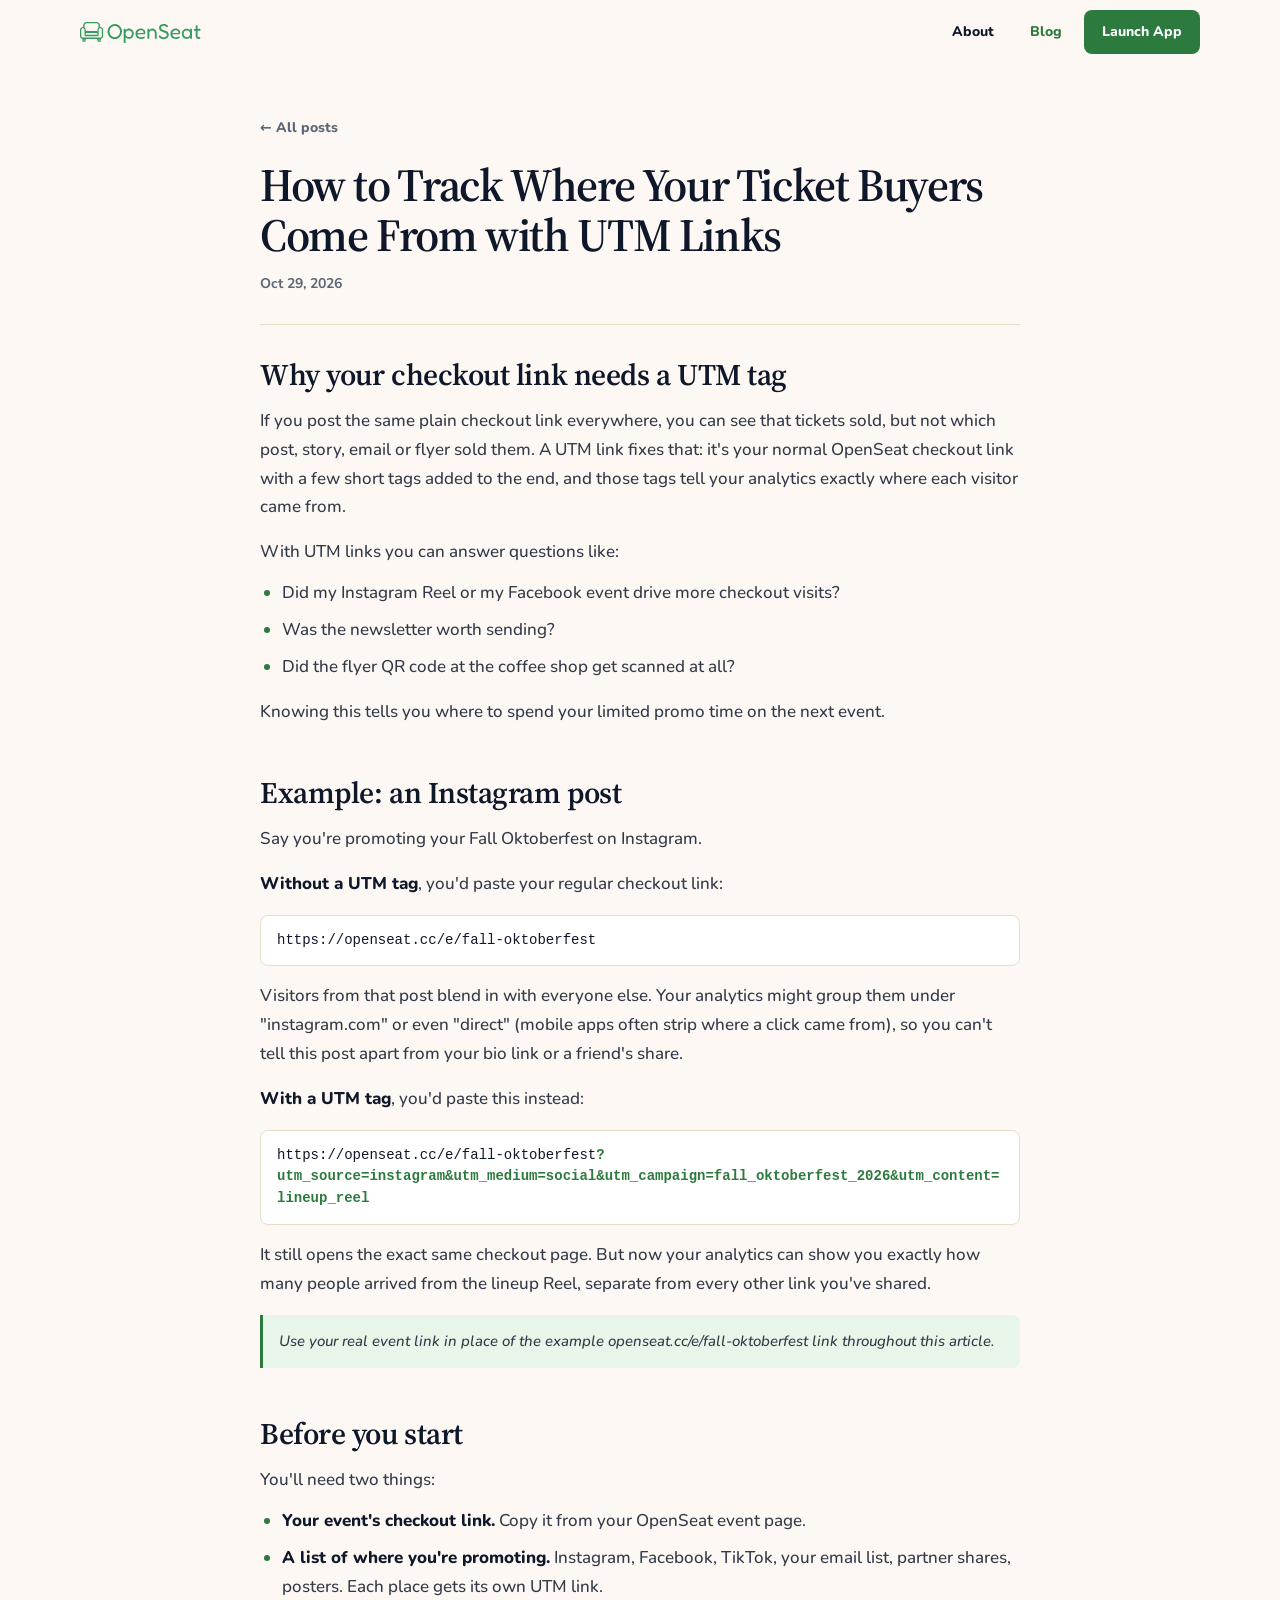
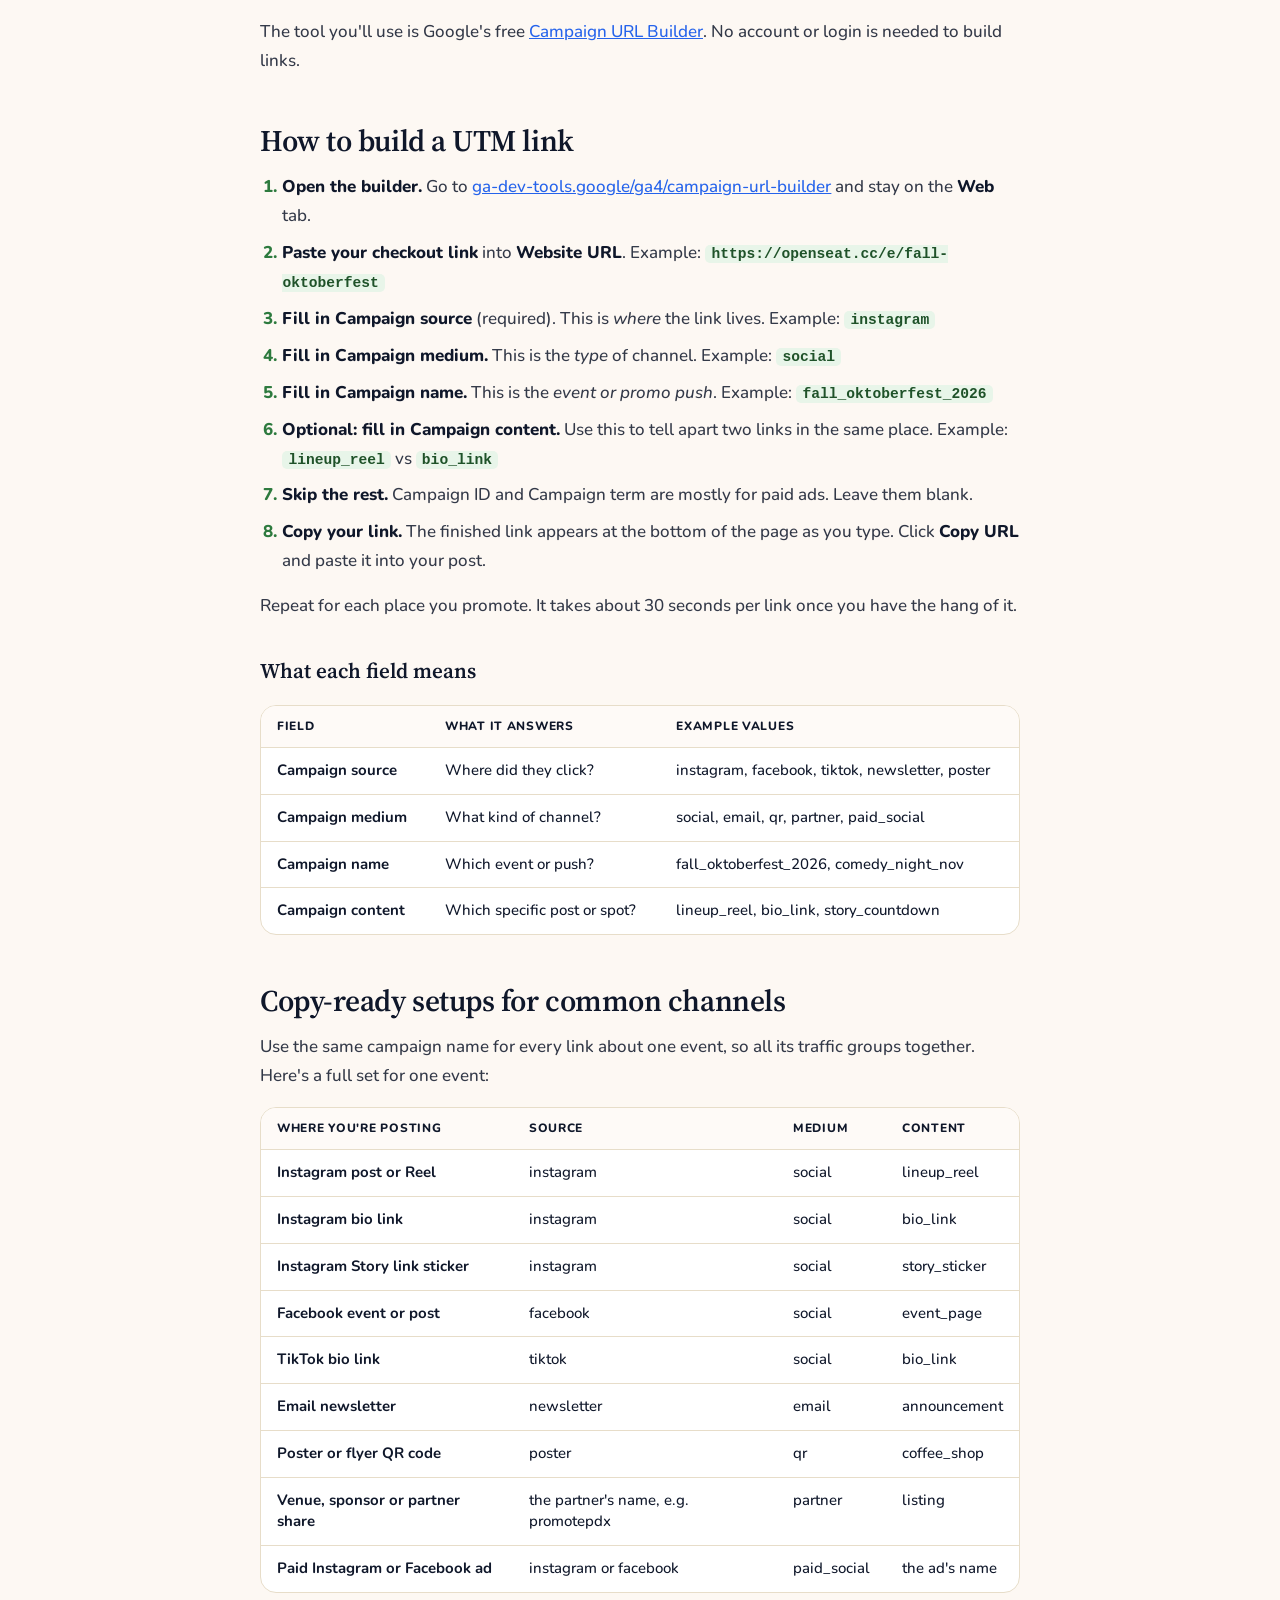
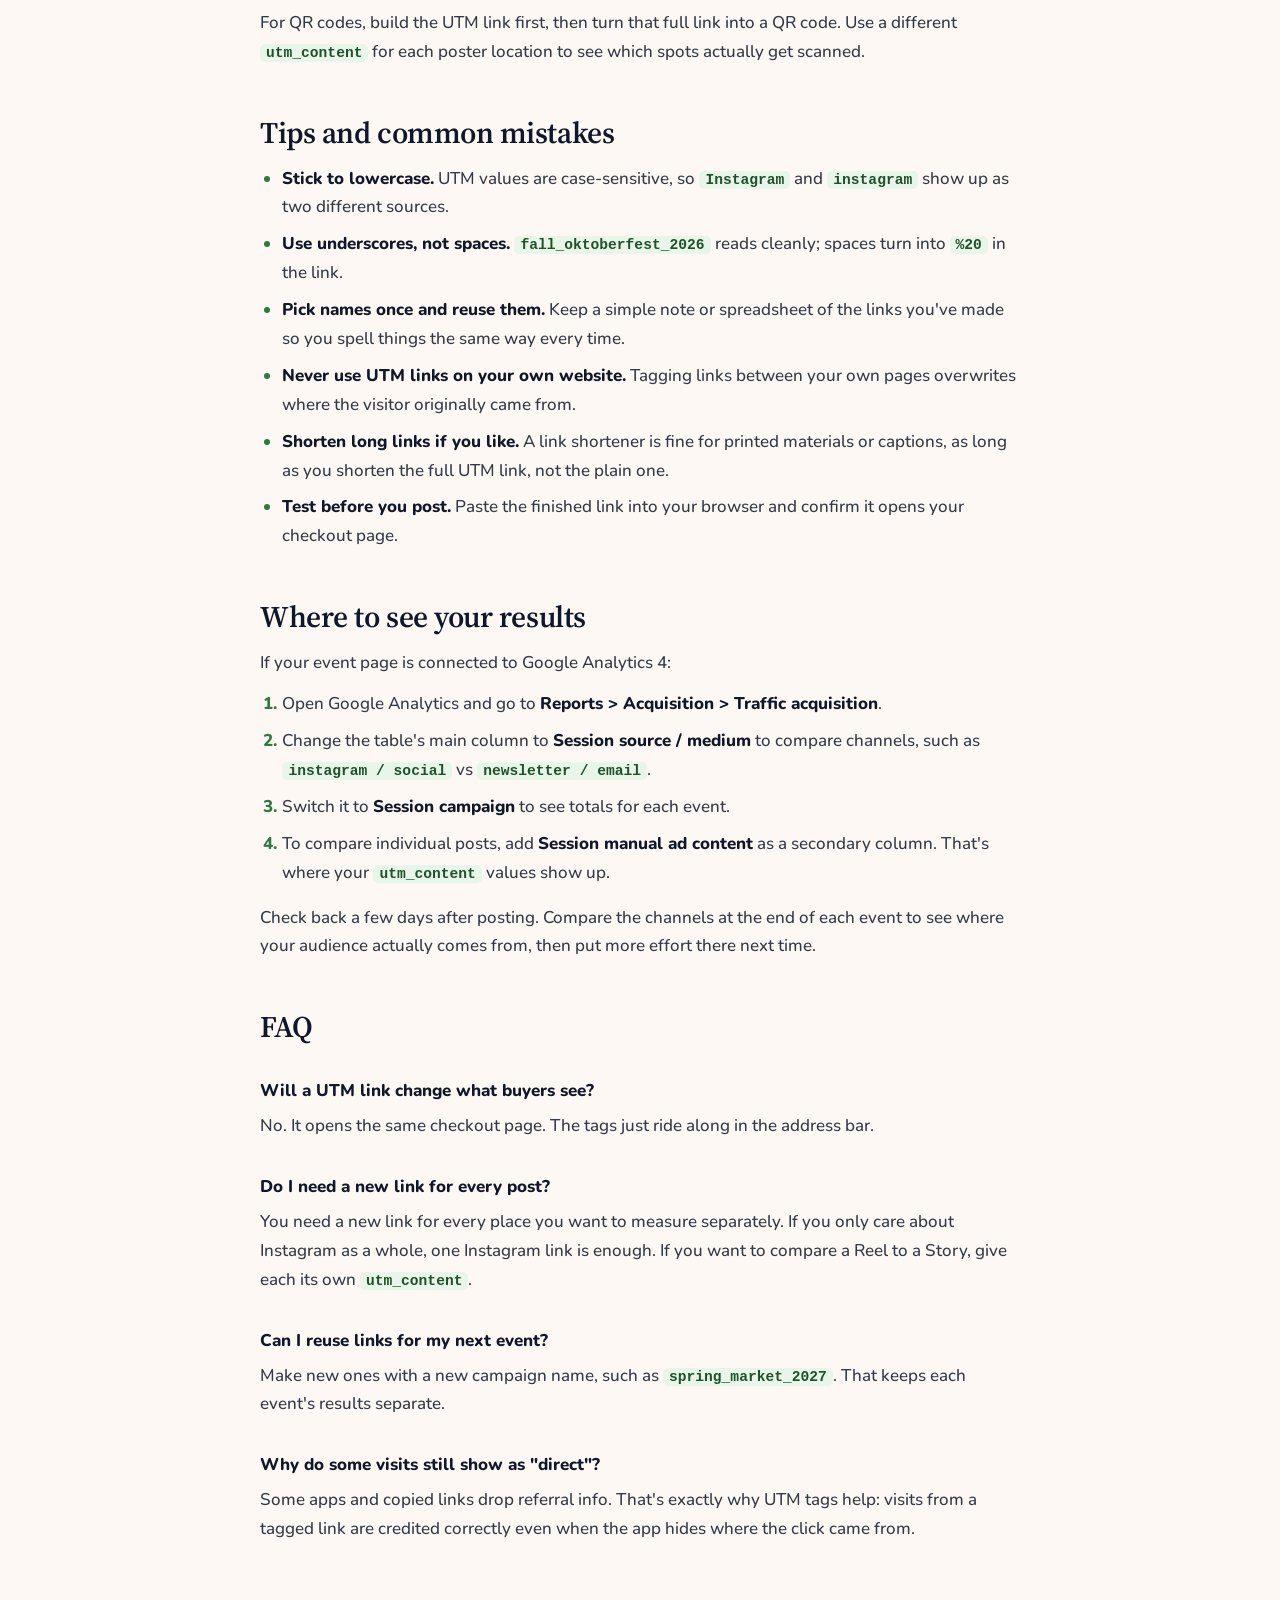
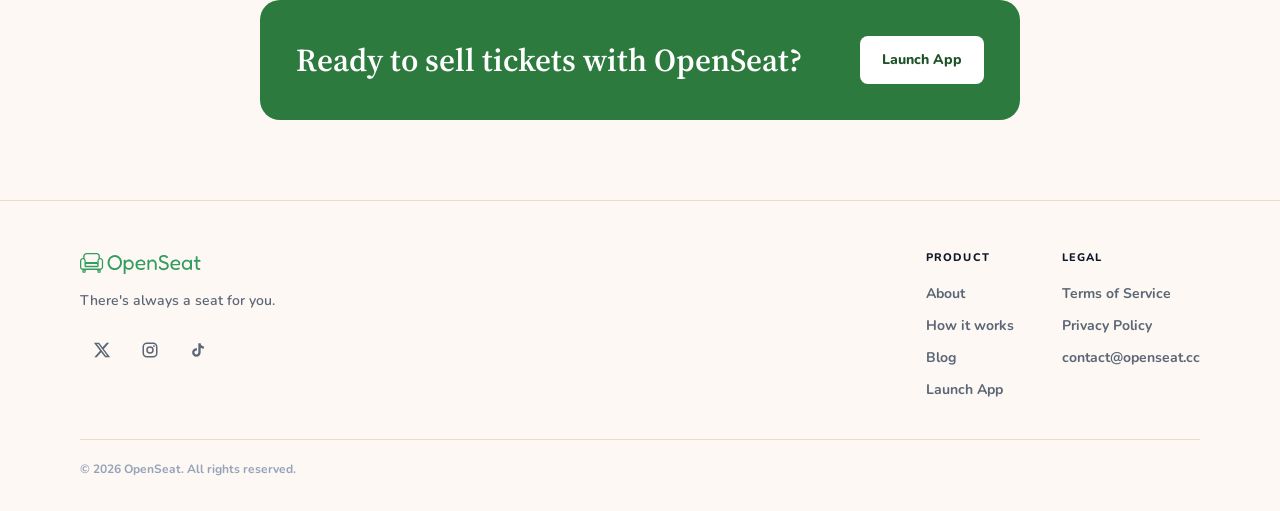
<file: blog/track-ticket-buyers-with-utm-links/index.html>
<!DOCTYPE html>
<html lang="en">
<head>
    <meta charset="UTF-8">
    <script async src="https://www.googletagmanager.com/gtag/js?id=G-BRN6K1R4JL"></script>
    <script>
      window.dataLayer = window.dataLayer || [];
      function gtag(){dataLayer.push(arguments);}
      gtag('js', new Date());
      gtag('config', 'G-BRN6K1R4JL');
    </script>
    <!-- Meta Pixel Code -->
    <script>
      // Skip the pixel for visitors who send a Global Privacy Control opt-out signal.
      if (!navigator.globalPrivacyControl) {
      !function(f,b,e,v,n,t,s)
      {if(f.fbq)return;n=f.fbq=function(){n.callMethod?
      n.callMethod.apply(n,arguments):n.queue.push(arguments)};
      if(!f._fbq)f._fbq=n;n.push=n;n.loaded=!0;n.version='2.0';
      n.queue=[];t=b.createElement(e);t.async=!0;
      t.src=v;s=b.getElementsByTagName(e)[0];
      s.parentNode.insertBefore(t,s)}(window, document,'script',
      'https://connect.facebook.net/en_US/fbevents.js');
      fbq('init', '1438757451089858');
      fbq('track', 'PageView');
      }
    </script>
    <noscript><img height="1" width="1" style="display:none"
      src="https://www.facebook.com/tr?id=1438757451089858&ev=PageView&noscript=1"
    /></noscript>
    <!-- End Meta Pixel Code -->
    <meta name="viewport" content="width=device-width, initial-scale=1.0">
    <meta name="description" content="Add UTM tags to your OpenSeat checkout link to see which post, story, email or flyer actually sold your tickets.">
    <link rel="canonical" href="https://openseat.cc/blog/track-ticket-buyers-with-utm-links/">

    <meta property="og:type" content="article">
    <meta property="og:url" content="https://openseat.cc/blog/track-ticket-buyers-with-utm-links/">
    <meta property="og:title" content="How to Track Where Your Ticket Buyers Come From with UTM Links - OpenSeat">
    <meta property="og:description" content="Add UTM tags to your OpenSeat checkout link to see which post, story, email or flyer actually sold your tickets.">
    <meta property="og:image" content="https://openseat.cc/assets/images/og-image.png">
    <meta property="og:image:width" content="1200">
    <meta property="og:image:height" content="630">
    <meta property="og:site_name" content="OpenSeat">

    <meta name="twitter:card" content="summary_large_image">
    <meta name="twitter:url" content="https://openseat.cc/blog/track-ticket-buyers-with-utm-links/">
    <meta name="twitter:title" content="How to Track Where Your Ticket Buyers Come From with UTM Links - OpenSeat">
    <meta name="twitter:description" content="Add UTM tags to your OpenSeat checkout link to see which post, story, email or flyer actually sold your tickets.">
    <meta name="twitter:image" content="https://openseat.cc/assets/images/og-image.png">

    <title>How to Track Where Your Ticket Buyers Come From with UTM Links - OpenSeat</title>

    <link rel="icon" type="image/x-icon" href="/favicon.ico">
    <link rel="icon" type="image/png" href="/assets/images/Official.png">
    <link rel="apple-touch-icon" href="/assets/images/Official.png">

    <link rel="preconnect" href="https://fonts.googleapis.com">
    <link rel="preconnect" href="https://fonts.gstatic.com" crossorigin>
    <link href="https://fonts.googleapis.com/css2?family=Nunito:wght@400;500;600;700;800&family=Source+Serif+Pro:ital,wght@0,400;0,600;0,700;1,400&display=swap" rel="stylesheet">
    <link rel="stylesheet" href="/css/site.css">
    <link rel="stylesheet" href="/css/blog.css">
</head>
<body>
    <a class="skip-link" href="#content">Skip to content</a>

    <nav class="site-nav" aria-label="Primary">
        <div class="nav-inner">
            <a href="/" class="logo">
                <img src="/assets/images/new_logo.svg" alt="OpenSeat">
            </a>
            <ul class="nav-actions">
                <li><a class="nav-link" href="/#about">About</a></li>
                <li><a class="nav-link" href="/blog/" aria-current="page">Blog</a></li>
                <li><a class="btn btn-primary" href="https://app.openseat.cc">Launch App</a></li>
            </ul>
        </div>
    </nav>

    <main class="blog-main" id="content">
        <a class="back-link" href="/blog/">&larr; All posts</a>

        <article>
            <header class="article-header">
                <h1>How to Track Where Your Ticket Buyers Come From with UTM Links</h1>
                <time datetime="2026-10-29">Oct 29, 2026</time>
            </header>

            <div class="article-body">
                <h2>Why your checkout link needs a UTM tag</h2>
                <p>If you post the same plain checkout link everywhere, you can see that tickets sold, but not which post, story, email or flyer sold them. A UTM link fixes that: it's your normal OpenSeat checkout link with a few short tags added to the end, and those tags tell your analytics exactly where each visitor came from.</p>
                <p>With UTM links you can answer questions like:</p>
                <ul>
                    <li>Did my Instagram Reel or my Facebook event drive more checkout visits?</li>
                    <li>Was the newsletter worth sending?</li>
                    <li>Did the flyer QR code at the coffee shop get scanned at all?</li>
                </ul>
                <p>Knowing this tells you where to spend your limited promo time on the next event.</p>

                <h2>Example: an Instagram post</h2>
                <p>Say you're promoting your Fall Oktoberfest on Instagram.</p>
                <p><strong>Without a UTM tag</strong>, you'd paste your regular checkout link:</p>
                <div class="url-block">https://openseat.cc/e/fall-oktoberfest</div>
                <p>Visitors from that post blend in with everyone else. Your analytics might group them under "instagram.com" or even "direct" (mobile apps often strip where a click came from), so you can't tell this post apart from your bio link or a friend's share.</p>
                <p><strong>With a UTM tag</strong>, you'd paste this instead:</p>
                <div class="url-block">https://openseat.cc/e/fall-oktoberfest<span class="utm">?utm_source=instagram&amp;utm_medium=social&amp;utm_campaign=fall_oktoberfest_2026&amp;utm_content=lineup_reel</span></div>
                <p>It still opens the exact same checkout page. But now your analytics can show you exactly how many people arrived from the lineup Reel, separate from every other link you've shared.</p>
                <p class="article-note">Use your real event link in place of the example openseat.cc/e/fall-oktoberfest link throughout this article.</p>

                <h2>Before you start</h2>
                <p>You'll need two things:</p>
                <ul>
                    <li><strong>Your event's checkout link.</strong> Copy it from your OpenSeat event page.</li>
                    <li><strong>A list of where you're promoting.</strong> Instagram, Facebook, TikTok, your email list, partner shares, posters. Each place gets its own UTM link.</li>
                </ul>
                <p>The tool you'll use is Google's free <a href="https://ga-dev-tools.google/ga4/campaign-url-builder/">Campaign URL Builder</a>. No account or login is needed to build links.</p>

                <h2>How to build a UTM link</h2>
                <ol>
                    <li><strong>Open the builder.</strong> Go to <a href="https://ga-dev-tools.google/ga4/campaign-url-builder/">ga-dev-tools.google/ga4/campaign-url-builder</a> and stay on the <strong>Web</strong> tab.</li>
                    <li><strong>Paste your checkout link</strong> into <strong>Website URL</strong>. Example: <code>https://openseat.cc/e/fall-oktoberfest</code></li>
                    <li><strong>Fill in Campaign source</strong> (required). This is <em>where</em> the link lives. Example: <code>instagram</code></li>
                    <li><strong>Fill in Campaign medium.</strong> This is the <em>type</em> of channel. Example: <code>social</code></li>
                    <li><strong>Fill in Campaign name.</strong> This is the <em>event or promo push</em>. Example: <code>fall_oktoberfest_2026</code></li>
                    <li><strong>Optional: fill in Campaign content.</strong> Use this to tell apart two links in the same place. Example: <code>lineup_reel</code> vs <code>bio_link</code></li>
                    <li><strong>Skip the rest.</strong> Campaign ID and Campaign term are mostly for paid ads. Leave them blank.</li>
                    <li><strong>Copy your link.</strong> The finished link appears at the bottom of the page as you type. Click <strong>Copy URL</strong> and paste it into your post.</li>
                </ol>
                <p>Repeat for each place you promote. It takes about 30 seconds per link once you have the hang of it.</p>

                <h3>What each field means</h3>
                <div class="table-wrap">
                    <table>
                        <thead>
                            <tr><th scope="col">Field</th><th scope="col">What it answers</th><th scope="col">Example values</th></tr>
                        </thead>
                        <tbody>
                            <tr><td>Campaign source</td><td>Where did they click?</td><td>instagram, facebook, tiktok, newsletter, poster</td></tr>
                            <tr><td>Campaign medium</td><td>What kind of channel?</td><td>social, email, qr, partner, paid_social</td></tr>
                            <tr><td>Campaign name</td><td>Which event or push?</td><td>fall_oktoberfest_2026, comedy_night_nov</td></tr>
                            <tr><td>Campaign content</td><td>Which specific post or spot?</td><td>lineup_reel, bio_link, story_countdown</td></tr>
                        </tbody>
                    </table>
                </div>

                <h2>Copy-ready setups for common channels</h2>
                <p>Use the same campaign name for every link about one event, so all its traffic groups together. Here's a full set for one event:</p>
                <div class="table-wrap">
                    <table>
                        <thead>
                            <tr><th scope="col">Where you're posting</th><th scope="col">Source</th><th scope="col">Medium</th><th scope="col">Content</th></tr>
                        </thead>
                        <tbody>
                            <tr><td>Instagram post or Reel</td><td>instagram</td><td>social</td><td>lineup_reel</td></tr>
                            <tr><td>Instagram bio link</td><td>instagram</td><td>social</td><td>bio_link</td></tr>
                            <tr><td>Instagram Story link sticker</td><td>instagram</td><td>social</td><td>story_sticker</td></tr>
                            <tr><td>Facebook event or post</td><td>facebook</td><td>social</td><td>event_page</td></tr>
                            <tr><td>TikTok bio link</td><td>tiktok</td><td>social</td><td>bio_link</td></tr>
                            <tr><td>Email newsletter</td><td>newsletter</td><td>email</td><td>announcement</td></tr>
                            <tr><td>Poster or flyer QR code</td><td>poster</td><td>qr</td><td>coffee_shop</td></tr>
                            <tr><td>Venue, sponsor or partner share</td><td>the partner's name, e.g. promotepdx</td><td>partner</td><td>listing</td></tr>
                            <tr><td>Paid Instagram or Facebook ad</td><td>instagram or facebook</td><td>paid_social</td><td>the ad's name</td></tr>
                        </tbody>
                    </table>
                </div>
                <p>For QR codes, build the UTM link first, then turn that full link into a QR code. Use a different <code>utm_content</code> for each poster location to see which spots actually get scanned.</p>

                <h2>Tips and common mistakes</h2>
                <ul>
                    <li><strong>Stick to lowercase.</strong> UTM values are case-sensitive, so <code>Instagram</code> and <code>instagram</code> show up as two different sources.</li>
                    <li><strong>Use underscores, not spaces.</strong> <code>fall_oktoberfest_2026</code> reads cleanly; spaces turn into <code>%20</code> in the link.</li>
                    <li><strong>Pick names once and reuse them.</strong> Keep a simple note or spreadsheet of the links you've made so you spell things the same way every time.</li>
                    <li><strong>Never use UTM links on your own website.</strong> Tagging links between your own pages overwrites where the visitor originally came from.</li>
                    <li><strong>Shorten long links if you like.</strong> A link shortener is fine for printed materials or captions, as long as you shorten the full UTM link, not the plain one.</li>
                    <li><strong>Test before you post.</strong> Paste the finished link into your browser and confirm it opens your checkout page.</li>
                </ul>

                <h2>Where to see your results</h2>
                <p>If your event page is connected to Google Analytics 4:</p>
                <ol>
                    <li>Open Google Analytics and go to <strong>Reports &gt; Acquisition &gt; Traffic acquisition</strong>.</li>
                    <li>Change the table's main column to <strong>Session source / medium</strong> to compare channels, such as <code>instagram / social</code> vs <code>newsletter / email</code>.</li>
                    <li>Switch it to <strong>Session campaign</strong> to see totals for each event.</li>
                    <li>To compare individual posts, add <strong>Session manual ad content</strong> as a secondary column. That's where your <code>utm_content</code> values show up.</li>
                </ol>
                <p>Check back a few days after posting. Compare the channels at the end of each event to see where your audience actually comes from, then put more effort there next time.</p>

                <h2>FAQ</h2>
                <div class="faq">
                    <h3>Will a UTM link change what buyers see?</h3>
                    <p>No. It opens the same checkout page. The tags just ride along in the address bar.</p>
                    <h3>Do I need a new link for every post?</h3>
                    <p>You need a new link for every place you want to measure separately. If you only care about Instagram as a whole, one Instagram link is enough. If you want to compare a Reel to a Story, give each its own <code>utm_content</code>.</p>
                    <h3>Can I reuse links for my next event?</h3>
                    <p>Make new ones with a new campaign name, such as <code>spring_market_2027</code>. That keeps each event's results separate.</p>
                    <h3>Why do some visits still show as "direct"?</h3>
                    <p>Some apps and copied links drop referral info. That's exactly why UTM tags help: visits from a tagged link are credited correctly even when the app hides where the click came from.</p>
                </div>
            </div>

            <section class="article-cta" aria-labelledby="cta-heading">
                <h2 id="cta-heading">Ready to sell tickets with OpenSeat?</h2>
                <a class="btn btn-primary btn-lg" href="https://app.openseat.cc">Launch App</a>
            </section>
        </article>
    </main>

    <footer class="site-footer">
        <div class="footer-inner">
            <div class="footer-brand">
                <a href="/" class="logo">
                    <img src="/assets/images/new_logo.svg" alt="OpenSeat">
                </a>
                <p>There's always a seat for you.</p>
                <div class="social-links">
                    <a href="https://x.com/OpenSeatHQ" aria-label="OpenSeat on X">
                        <svg width="18" height="18" viewBox="0 0 24 24" fill="currentColor" aria-hidden="true">
                            <path d="M18.244 2.25h3.308l-7.227 8.26 8.502 11.24H16.17l-5.214-6.817L4.99 21.75H1.68l7.73-8.835L1.254 2.25H8.08l4.713 6.231zm-1.161 17.52h1.833L7.084 4.126H5.117z"/>
                        </svg>
                    </a>
                    <a href="https://www.instagram.com/openseatofficial/" aria-label="OpenSeat on Instagram">
                        <svg width="18" height="18" viewBox="0 0 24 24" fill="currentColor" aria-hidden="true">
                            <path d="M7.8,2H16.2C19.4,2 22,4.6 22,7.8V16.2A5.8,5.8 0 0,1 16.2,22H7.8C4.6,22 2,19.4 2,16.2V7.8A5.8,5.8 0 0,1 7.8,2M7.6,4A3.6,3.6 0 0,0 4,7.6V16.4C4,18.39 5.61,20 7.6,20H16.4A3.6,3.6 0 0,0 20,16.4V7.6C20,5.61 18.39,4 16.4,4H7.6M17.25,5.5A1.25,1.25 0 0,1 18.5,6.75A1.25,1.25 0 0,1 17.25,8A1.25,1.25 0 0,1 16,6.75A1.25,1.25 0 0,1 17.25,5.5M12,7A5,5 0 0,1 17,12A5,5 0 0,1 12,17A5,5 0 0,1 7,12A5,5 0 0,1 12,7M12,9A3,3 0 0,0 9,12A3,3 0 0,0 12,15A3,3 0 0,0 15,12A3,3 0 0,0 12,9Z"/>
                        </svg>
                    </a>
                    <a href="http://www.tiktok.com/@openseathq" aria-label="OpenSeat on TikTok">
                        <svg width="18" height="18" viewBox="0 0 24 24" fill="currentColor" aria-hidden="true">
                            <path d="M16.6 5.82s.51.5 0 0A4.278 4.278 0 0 1 15.54 3h-3.09v12.4a2.592 2.592 0 0 1-2.59 2.5c-1.42 0-2.6-1.16-2.6-2.6 0-1.72 1.66-3.01 3.37-2.48V9.66c-3.45-.46-6.47 2.22-6.47 5.64 0 3.33 2.76 5.7 5.69 5.7 3.14 0 5.69-2.55 5.69-5.7V9.01a7.35 7.35 0 0 0 4.3 1.38V7.3s-1.88.09-3.24-1.48z"/>
                        </svg>
                    </a>
                </div>
            </div>
            <div class="footer-links">
                <div class="footer-col">
                    <h2>Product</h2>
                    <ul>
                        <li><a href="/#about">About</a></li>
                        <li><a href="/#how">How it works</a></li>
                        <li><a href="/blog/">Blog</a></li>
                        <li><a href="https://app.openseat.cc">Launch App</a></li>
                    </ul>
                </div>
                <div class="footer-col">
                    <h2>Legal</h2>
                    <ul>
                        <li><a href="/terms-of-service.html">Terms of Service</a></li>
                        <li><a href="/privacy-policy.html">Privacy Policy</a></li>
                        <li><a href="mailto:contact@openseat.cc">contact@openseat.cc</a></li>
                    </ul>
                </div>
            </div>
        </div>
        <p class="footer-bottom">© 2026 OpenSeat. All rights reserved.</p>
    </footer>
    <script src="/js/analytics.js"></script>
</body>
</html>
</file>
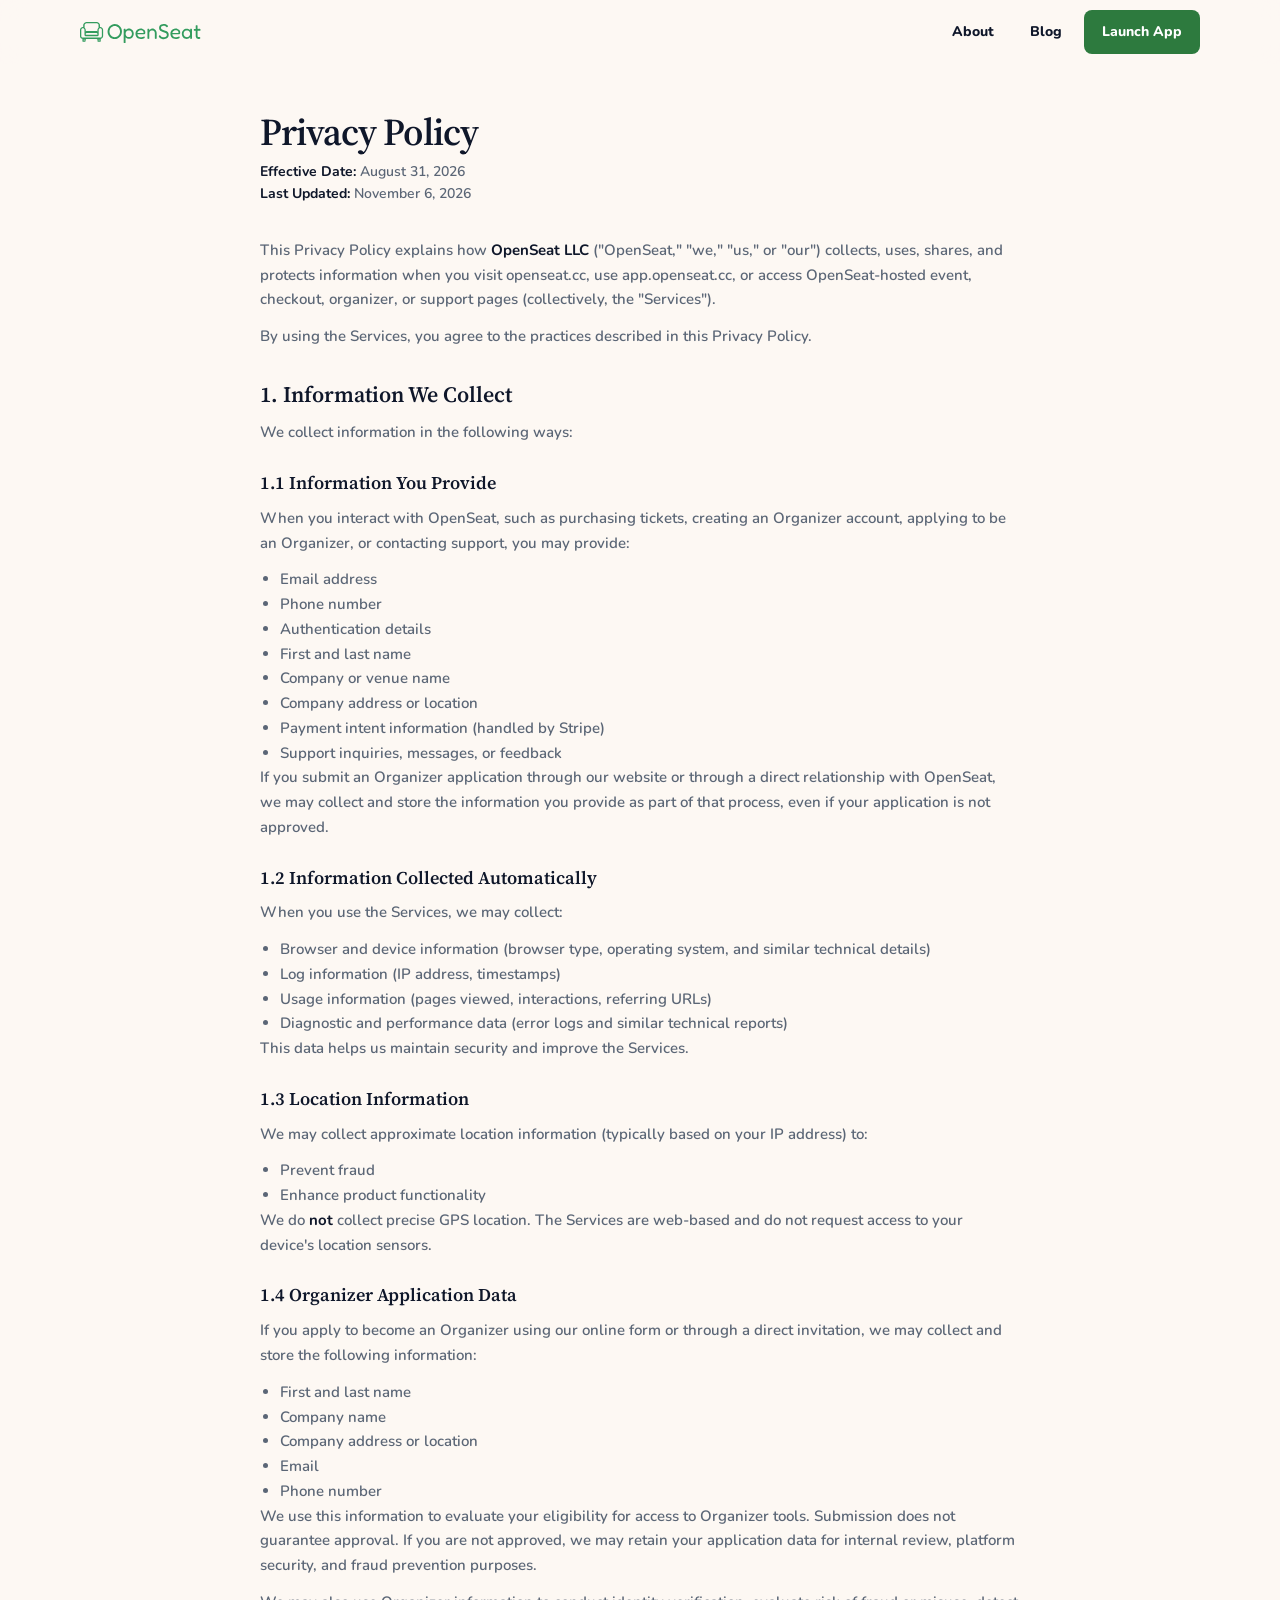
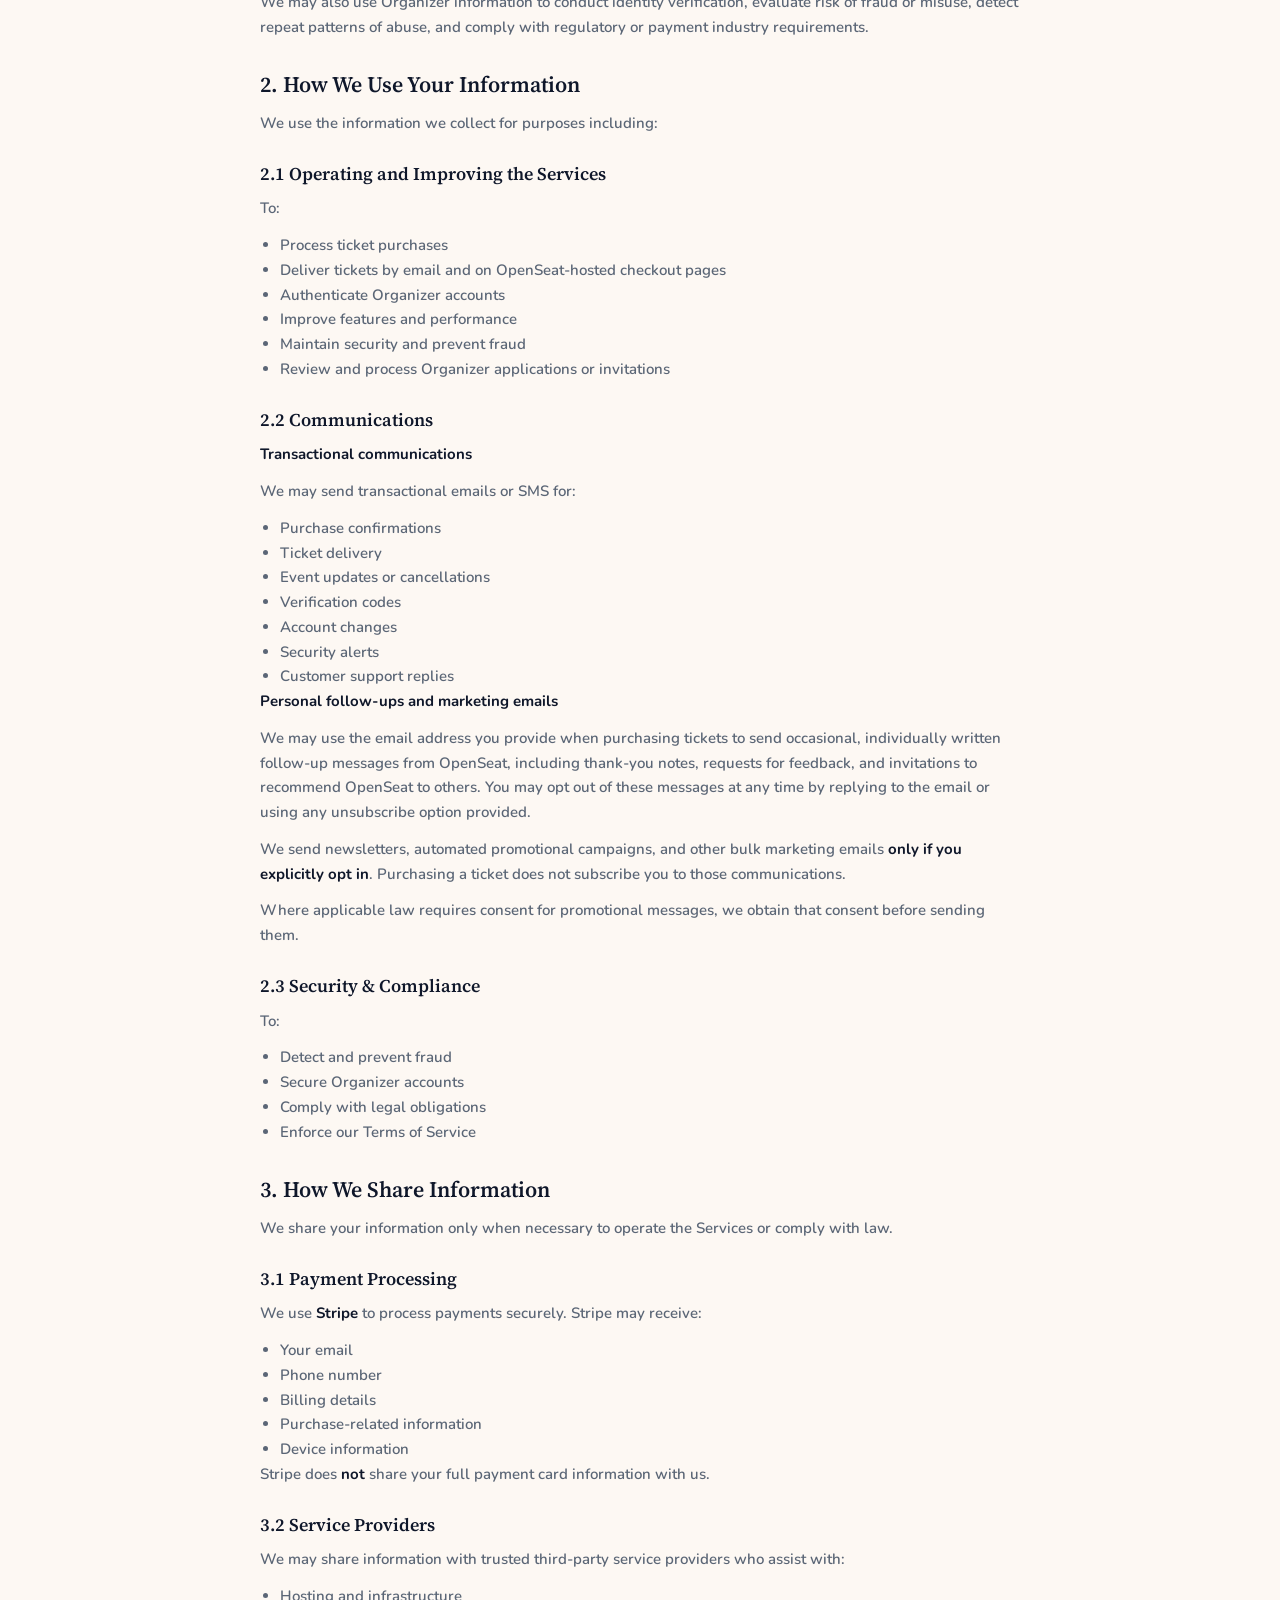
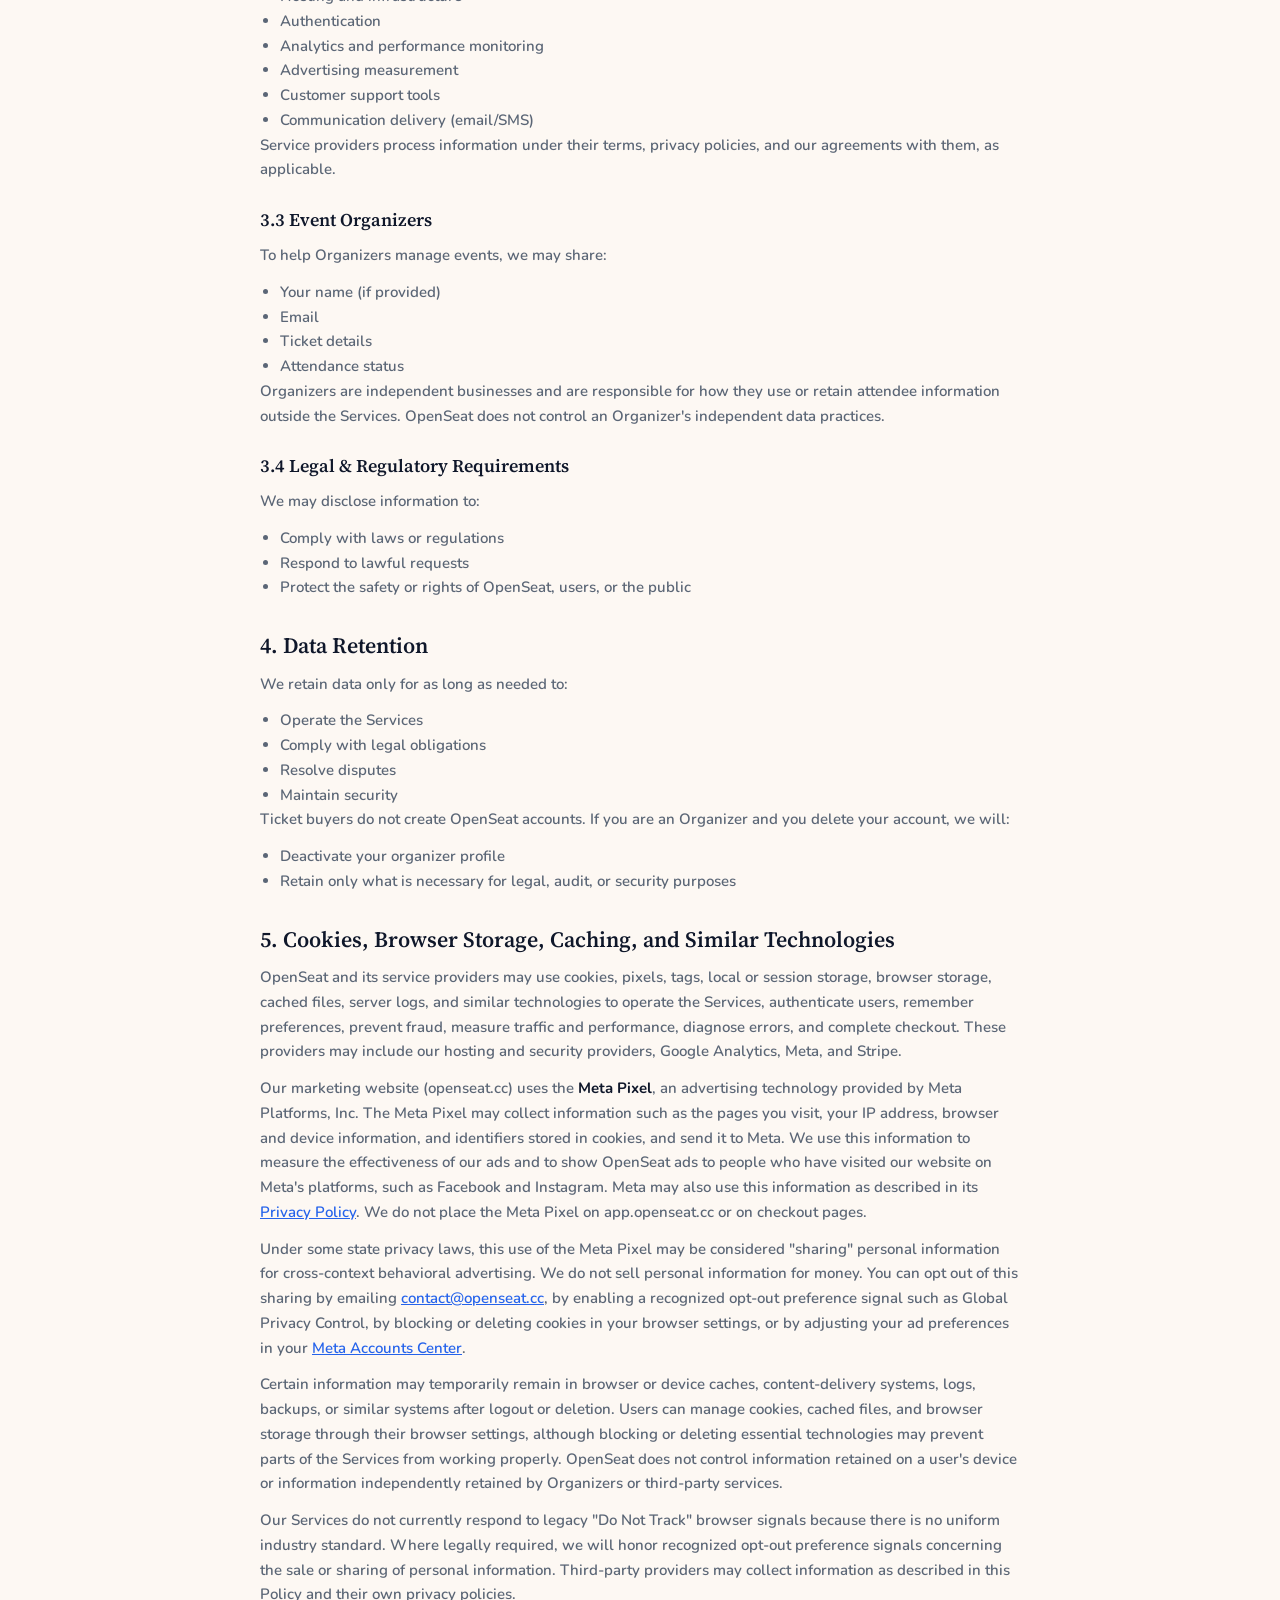
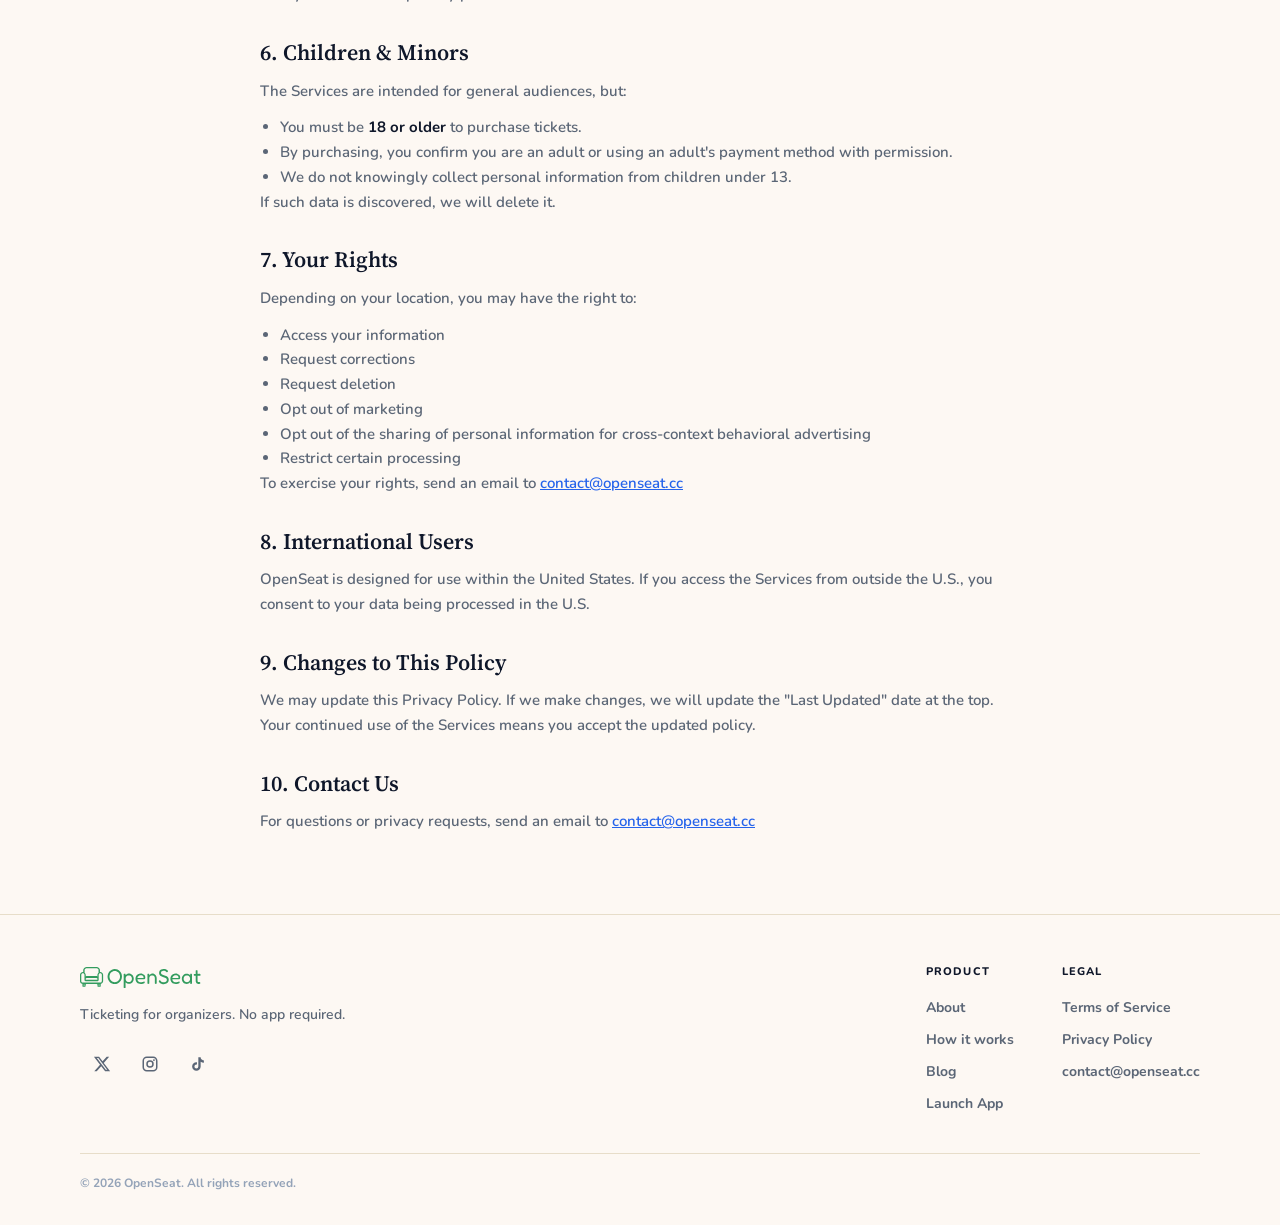
<file: privacy-policy.html>
<!DOCTYPE html>
<html lang="en">
<head>
    <meta charset="UTF-8">
    <!-- Google tag (gtag.js) -->
    <script async src="https://www.googletagmanager.com/gtag/js?id=G-BRN6K1R4JL"></script>
    <script>
      window.dataLayer = window.dataLayer || [];
      function gtag(){dataLayer.push(arguments);}
      gtag('js', new Date());

      gtag('config', 'G-BRN6K1R4JL');
    </script>
    <!-- Meta Pixel Code -->
    <script>
      // Skip the pixel for visitors who send a Global Privacy Control opt-out signal.
      if (!navigator.globalPrivacyControl) {
      !function(f,b,e,v,n,t,s)
      {if(f.fbq)return;n=f.fbq=function(){n.callMethod?
      n.callMethod.apply(n,arguments):n.queue.push(arguments)};
      if(!f._fbq)f._fbq=n;n.push=n;n.loaded=!0;n.version='2.0';
      n.queue=[];t=b.createElement(e);t.async=!0;
      t.src=v;s=b.getElementsByTagName(e)[0];
      s.parentNode.insertBefore(t,s)}(window, document,'script',
      'https://connect.facebook.net/en_US/fbevents.js');
      fbq('init', '1438757451089858');
      fbq('track', 'PageView');
      }
    </script>
    <noscript><img height="1" width="1" style="display:none"
      src="https://www.facebook.com/tr?id=1438757451089858&ev=PageView&noscript=1"
    /></noscript>
    <!-- End Meta Pixel Code -->
    <meta name="viewport" content="width=device-width, initial-scale=1.0">
    <meta name="description" content="OpenSeat Privacy Policy - Learn how we collect, use, and protect your information.">

    <!-- Open Graph -->
    <meta property="og:type" content="website">
    <meta property="og:url" content="https://openseat.cc/privacy-policy.html">
    <meta property="og:title" content="Privacy Policy - OpenSeat">
    <meta property="og:description" content="Learn how OpenSeat collects, uses, and protects your information.">
    <meta property="og:image" content="https://openseat.cc/assets/images/og-image.png">
    <meta property="og:image:width" content="1200">
    <meta property="og:image:height" content="630">
    <meta property="og:site_name" content="OpenSeat">

    <!-- Twitter Card -->
    <meta name="twitter:card" content="summary_large_image">
    <meta name="twitter:url" content="https://openseat.cc/privacy-policy.html">
    <meta name="twitter:title" content="Privacy Policy - OpenSeat">
    <meta name="twitter:description" content="Learn how OpenSeat collects, uses, and protects your information.">
    <meta name="twitter:image" content="https://openseat.cc/assets/images/og-image.png">

    <title>Privacy Policy - OpenSeat</title>
    
    <link rel="icon" type="image/x-icon" href="/favicon.ico">
    <link rel="icon" type="image/png" href="assets/images/Official.png">
    <link rel="apple-touch-icon" href="assets/images/Official.png">
    
    <link rel="preconnect" href="https://fonts.googleapis.com">
    <link rel="preconnect" href="https://fonts.gstatic.com" crossorigin>
    <link href="https://fonts.googleapis.com/css2?family=Nunito:wght@400;500;600;700;800&family=Source+Serif+Pro:ital,wght@0,400;0,600;0,700;1,400&display=swap" rel="stylesheet">
    <link rel="stylesheet" href="css/site.css">
</head>
<body>
    <a class="skip-link" href="#content">Skip to content</a>

    <nav class="site-nav" aria-label="Primary">
        <div class="nav-inner">
            <a href="index.html" class="logo">
                <img src="assets/images/new_logo.svg" alt="OpenSeat">
            </a>
            <ul class="nav-actions">
                <li><a class="nav-link" href="index.html#about">About</a></li>
                <li><a class="nav-link" href="/blog/">Blog</a></li>
                <li><a class="btn btn-primary" href="https://app.openseat.cc">Launch App</a></li>
            </ul>
        </div>
    </nav>
    <main class="legal-main" id="content">
        <h1>Privacy Policy</h1>

        <div class="effective-date">
            <strong>Effective Date:</strong> August 31, 2026<br>
            <strong>Last Updated:</strong> November 6, 2026
        </div>

            <p>This Privacy Policy explains how <strong>OpenSeat LLC</strong> ("OpenSeat," "we," "us," or "our") collects, uses, shares, and protects information when you visit openseat.cc, use app.openseat.cc, or access OpenSeat-hosted event, checkout, organizer, or support pages (collectively, the "Services").</p>
            <p>By using the Services, you agree to the practices described in this Privacy Policy.</p>

            <h2>1. Information We Collect</h2>
            <p>We collect information in the following ways:</p>

            <h3>1.1 Information You Provide</h3>
            <p>When you interact with OpenSeat, such as purchasing tickets, creating an Organizer account, applying to be an Organizer, or contacting support, you may provide:</p>
            <ul>
                <li>Email address</li>
                <li>Phone number</li>
                <li>Authentication details</li>
                <li>First and last name</li>
                <li>Company or venue name</li>
                <li>Company address or location</li>
                <li>Payment intent information (handled by Stripe)</li>
                <li>Support inquiries, messages, or feedback</li>
            </ul>
            <p>If you submit an Organizer application through our website or through a direct relationship with OpenSeat, we may collect and store the information you provide as part of that process, even if your application is not approved.</p>

            <h3>1.2 Information Collected Automatically</h3>
            <p>When you use the Services, we may collect:</p>
            <ul>
                <li>Browser and device information (browser type, operating system, and similar technical details)</li>
                <li>Log information (IP address, timestamps)</li>
                <li>Usage information (pages viewed, interactions, referring URLs)</li>
                <li>Diagnostic and performance data (error logs and similar technical reports)</li>
            </ul>
            <p>This data helps us maintain security and improve the Services.</p>

            <h3>1.3 Location Information</h3>
            <p>We may collect approximate location information (typically based on your IP address) to:</p>
            <ul>
                <li>Prevent fraud</li>
                <li>Enhance product functionality</li>
            </ul>
            <p>We do <strong>not</strong> collect precise GPS location. The Services are web-based and do not request access to your device's location sensors.</p>

            <h3>1.4 Organizer Application Data</h3>
            <p>If you apply to become an Organizer using our online form or through a direct invitation, we may collect and store the following information:</p>
            <ul>
                <li>First and last name</li>
                <li>Company name</li>
                <li>Company address or location</li>
                <li>Email</li>
                <li>Phone number</li>
            </ul>
            <p>We use this information to evaluate your eligibility for access to Organizer tools. Submission does not guarantee approval. If you are not approved, we may retain your application data for internal review, platform security, and fraud prevention purposes.</p>
            <p>We may also use Organizer information to conduct identity verification, evaluate risk of fraud or misuse, detect repeat patterns of abuse, and comply with regulatory or payment industry requirements.</p>

            <h2>2. How We Use Your Information</h2>
            <p>We use the information we collect for purposes including:</p>

            <h3>2.1 Operating and Improving the Services</h3>
            <p>To:</p>
            <ul>
                <li>Process ticket purchases</li>
                <li>Deliver tickets by email and on OpenSeat-hosted checkout pages</li>
                <li>Authenticate Organizer accounts</li>
                <li>Improve features and performance</li>
                <li>Maintain security and prevent fraud</li>
                <li>Review and process Organizer applications or invitations</li>
            </ul>

            <h3>2.2 Communications</h3>
            <p><strong>Transactional communications</strong></p>
            <p>We may send transactional emails or SMS for:</p>
            <ul>
                <li>Purchase confirmations</li>
                <li>Ticket delivery</li>
                <li>Event updates or cancellations</li>
                <li>Verification codes</li>
                <li>Account changes</li>
                <li>Security alerts</li>
                <li>Customer support replies</li>
            </ul>
            <p><strong>Personal follow-ups and marketing emails</strong></p>
            <p>We may use the email address you provide when purchasing tickets to send occasional, individually written follow-up messages from OpenSeat, including thank-you notes, requests for feedback, and invitations to recommend OpenSeat to others. You may opt out of these messages at any time by replying to the email or using any unsubscribe option provided.</p>
            <p>We send newsletters, automated promotional campaigns, and other bulk marketing emails <strong>only if you explicitly opt in</strong>. Purchasing a ticket does not subscribe you to those communications.</p>
            <p>Where applicable law requires consent for promotional messages, we obtain that consent before sending them.</p>

            <h3>2.3 Security & Compliance</h3>
            <p>To:</p>
            <ul>
                <li>Detect and prevent fraud</li>
                <li>Secure Organizer accounts</li>
                <li>Comply with legal obligations</li>
                <li>Enforce our Terms of Service</li>
            </ul>

            <h2>3. How We Share Information</h2>
            <p>We share your information only when necessary to operate the Services or comply with law.</p>

            <h3>3.1 Payment Processing</h3>
            <p>We use <strong>Stripe</strong> to process payments securely. Stripe may receive:</p>
            <ul>
                <li>Your email</li>
                <li>Phone number</li>
                <li>Billing details</li>
                <li>Purchase-related information</li>
                <li>Device information</li>
            </ul>
            <p>Stripe does <strong>not</strong> share your full payment card information with us.</p>

            <h3>3.2 Service Providers</h3>
            <p>We may share information with trusted third-party service providers who assist with:</p>
            <ul>
                <li>Hosting and infrastructure</li>
                <li>Authentication</li>
                <li>Analytics and performance monitoring</li>
                <li>Advertising measurement</li>
                <li>Customer support tools</li>
                <li>Communication delivery (email/SMS)</li>
            </ul>
            <p>Service providers process information under their terms, privacy policies, and our agreements with them, as applicable.</p>

            <h3>3.3 Event Organizers</h3>
            <p>To help Organizers manage events, we may share:</p>
            <ul>
                <li>Your name (if provided)</li>
                <li>Email</li>
                <li>Ticket details</li>
                <li>Attendance status</li>
            </ul>
            <p>Organizers are independent businesses and are responsible for how they use or retain attendee information outside the Services. OpenSeat does not control an Organizer's independent data practices.</p>

            <h3>3.4 Legal & Regulatory Requirements</h3>
            <p>We may disclose information to:</p>
            <ul>
                <li>Comply with laws or regulations</li>
                <li>Respond to lawful requests</li>
                <li>Protect the safety or rights of OpenSeat, users, or the public</li>
            </ul>

            <h2>4. Data Retention</h2>
            <p>We retain data only for as long as needed to:</p>
            <ul>
                <li>Operate the Services</li>
                <li>Comply with legal obligations</li>
                <li>Resolve disputes</li>
                <li>Maintain security</li>
            </ul>
            <p>Ticket buyers do not create OpenSeat accounts. If you are an Organizer and you delete your account, we will:</p>
            <ul>
                <li>Deactivate your organizer profile</li>
                <li>Retain only what is necessary for legal, audit, or security purposes</li>
            </ul>

            <h2>5. Cookies, Browser Storage, Caching, and Similar Technologies</h2>
            <p>OpenSeat and its service providers may use cookies, pixels, tags, local or session storage, browser storage, cached files, server logs, and similar technologies to operate the Services, authenticate users, remember preferences, prevent fraud, measure traffic and performance, diagnose errors, and complete checkout. These providers may include our hosting and security providers, Google Analytics, Meta, and Stripe.</p>
            <p>Our marketing website (openseat.cc) uses the <strong>Meta Pixel</strong>, an advertising technology provided by Meta Platforms, Inc. The Meta Pixel may collect information such as the pages you visit, your IP address, browser and device information, and identifiers stored in cookies, and send it to Meta. We use this information to measure the effectiveness of our ads and to show OpenSeat ads to people who have visited our website on Meta's platforms, such as Facebook and Instagram. Meta may also use this information as described in its <a href="https://www.facebook.com/privacy/policy/" target="_blank" rel="noopener">Privacy Policy</a>. We do not place the Meta Pixel on app.openseat.cc or on checkout pages.</p>
            <p>Under some state privacy laws, this use of the Meta Pixel may be considered "sharing" personal information for cross-context behavioral advertising. We do not sell personal information for money. You can opt out of this sharing by emailing <a href="mailto:contact@openseat.cc">contact@openseat.cc</a>, by enabling a recognized opt-out preference signal such as Global Privacy Control, by blocking or deleting cookies in your browser settings, or by adjusting your ad preferences in your <a href="https://accountscenter.facebook.com/ad_preferences" target="_blank" rel="noopener">Meta Accounts Center</a>.</p>
            <p>Certain information may temporarily remain in browser or device caches, content-delivery systems, logs, backups, or similar systems after logout or deletion. Users can manage cookies, cached files, and browser storage through their browser settings, although blocking or deleting essential technologies may prevent parts of the Services from working properly. OpenSeat does not control information retained on a user's device or information independently retained by Organizers or third-party services.</p>
            <p>Our Services do not currently respond to legacy "Do Not Track" browser signals because there is no uniform industry standard. Where legally required, we will honor recognized opt-out preference signals concerning the sale or sharing of personal information. Third-party providers may collect information as described in this Policy and their own privacy policies.</p>

            <h2>6. Children & Minors</h2>
            <p>The Services are intended for general audiences, but:</p>
            <ul>
                <li>You must be <strong>18 or older</strong> to purchase tickets.</li>
                <li>By purchasing, you confirm you are an adult or using an adult's payment method with permission.</li>
                <li>We do not knowingly collect personal information from children under 13.</li>
            </ul>
            <p>If such data is discovered, we will delete it.</p>

            <h2>7. Your Rights</h2>
            <p>Depending on your location, you may have the right to:</p>
            <ul>
                <li>Access your information</li>
                <li>Request corrections</li>
                <li>Request deletion</li>
                <li>Opt out of marketing</li>
                <li>Opt out of the sharing of personal information for cross-context behavioral advertising</li>
                <li>Restrict certain processing</li>
            </ul>
            <p>To exercise your rights, send an email to <a href="mailto:contact@openseat.cc">contact@openseat.cc</a></p>

            <h2>8. International Users</h2>
            <p>OpenSeat is designed for use within the United States. If you access the Services from outside the U.S., you consent to your data being processed in the U.S.</p>

            <h2>9. Changes to This Policy</h2>
            <p>We may update this Privacy Policy. If we make changes, we will update the "Last Updated" date at the top. Your continued use of the Services means you accept the updated policy.</p>

            <h2>10. Contact Us</h2>
            <p>For questions or privacy requests, send an email to <a href="mailto:contact@openseat.cc">contact@openseat.cc</a></p>

    </main>

    <footer class="site-footer">
        <div class="footer-inner">
            <div class="footer-brand">
                <a href="index.html" class="logo">
                    <img src="assets/images/new_logo.svg" alt="OpenSeat">
                </a>
                <p>Ticketing for organizers. No app required.</p>
                <div class="social-links">
                    <a href="https://x.com/OpenSeatHQ" aria-label="OpenSeat on X">
                        <svg width="18" height="18" viewBox="0 0 24 24" fill="currentColor" aria-hidden="true">
                            <path d="M18.244 2.25h3.308l-7.227 8.26 8.502 11.24H16.17l-5.214-6.817L4.99 21.75H1.68l7.73-8.835L1.254 2.25H8.08l4.713 6.231zm-1.161 17.52h1.833L7.084 4.126H5.117z"/>
                        </svg>
                    </a>
                    <a href="https://www.instagram.com/openseatofficial/" aria-label="OpenSeat on Instagram">
                        <svg width="18" height="18" viewBox="0 0 24 24" fill="currentColor" aria-hidden="true">
                            <path d="M7.8,2H16.2C19.4,2 22,4.6 22,7.8V16.2A5.8,5.8 0 0,1 16.2,22H7.8C4.6,22 2,19.4 2,16.2V7.8A5.8,5.8 0 0,1 7.8,2M7.6,4A3.6,3.6 0 0,0 4,7.6V16.4C4,18.39 5.61,20 7.6,20H16.4A3.6,3.6 0 0,0 20,16.4V7.6C20,5.61 18.39,4 16.4,4H7.6M17.25,5.5A1.25,1.25 0 0,1 18.5,6.75A1.25,1.25 0 0,1 17.25,8A1.25,1.25 0 0,1 16,6.75A1.25,1.25 0 0,1 17.25,5.5M12,7A5,5 0 0,1 17,12A5,5 0 0,1 12,17A5,5 0 0,1 7,12A5,5 0 0,1 12,7M12,9A3,3 0 0,0 9,12A3,3 0 0,0 12,15A3,3 0 0,0 15,12A3,3 0 0,0 12,9Z"/>
                        </svg>
                    </a>
                    <a href="http://www.tiktok.com/@openseathq" aria-label="OpenSeat on TikTok">
                        <svg width="18" height="18" viewBox="0 0 24 24" fill="currentColor" aria-hidden="true">
                            <path d="M16.6 5.82s.51.5 0 0A4.278 4.278 0 0 1 15.54 3h-3.09v12.4a2.592 2.592 0 0 1-2.59 2.5c-1.42 0-2.6-1.16-2.6-2.6 0-1.72 1.66-3.01 3.37-2.48V9.66c-3.45-.46-6.47 2.22-6.47 5.64 0 3.33 2.76 5.7 5.69 5.7 3.14 0 5.69-2.55 5.69-5.7V9.01a7.35 7.35 0 0 0 4.3 1.38V7.3s-1.88.09-3.24-1.48z"/>
                        </svg>
                    </a>
                </div>
            </div>
            <div class="footer-links">
                <div class="footer-col">
                    <h2>Product</h2>
                    <ul>
                        <li><a href="index.html#about">About</a></li>
                        <li><a href="index.html#how">How it works</a></li>
                        <li><a href="/blog/">Blog</a></li>
                        <li><a href="https://app.openseat.cc">Launch App</a></li>
                    </ul>
                </div>
                <div class="footer-col">
                    <h2>Legal</h2>
                    <ul>
                        <li><a href="terms-of-service.html">Terms of Service</a></li>
                        <li><a href="privacy-policy.html">Privacy Policy</a></li>
                        <li><a href="mailto:contact@openseat.cc">contact@openseat.cc</a></li>
                    </ul>
                </div>
            </div>
        </div>
        <p class="footer-bottom">© 2026 OpenSeat. All rights reserved.</p>
    </footer>
    <script src="/js/analytics.js"></script>
</body>
</html>
</file>
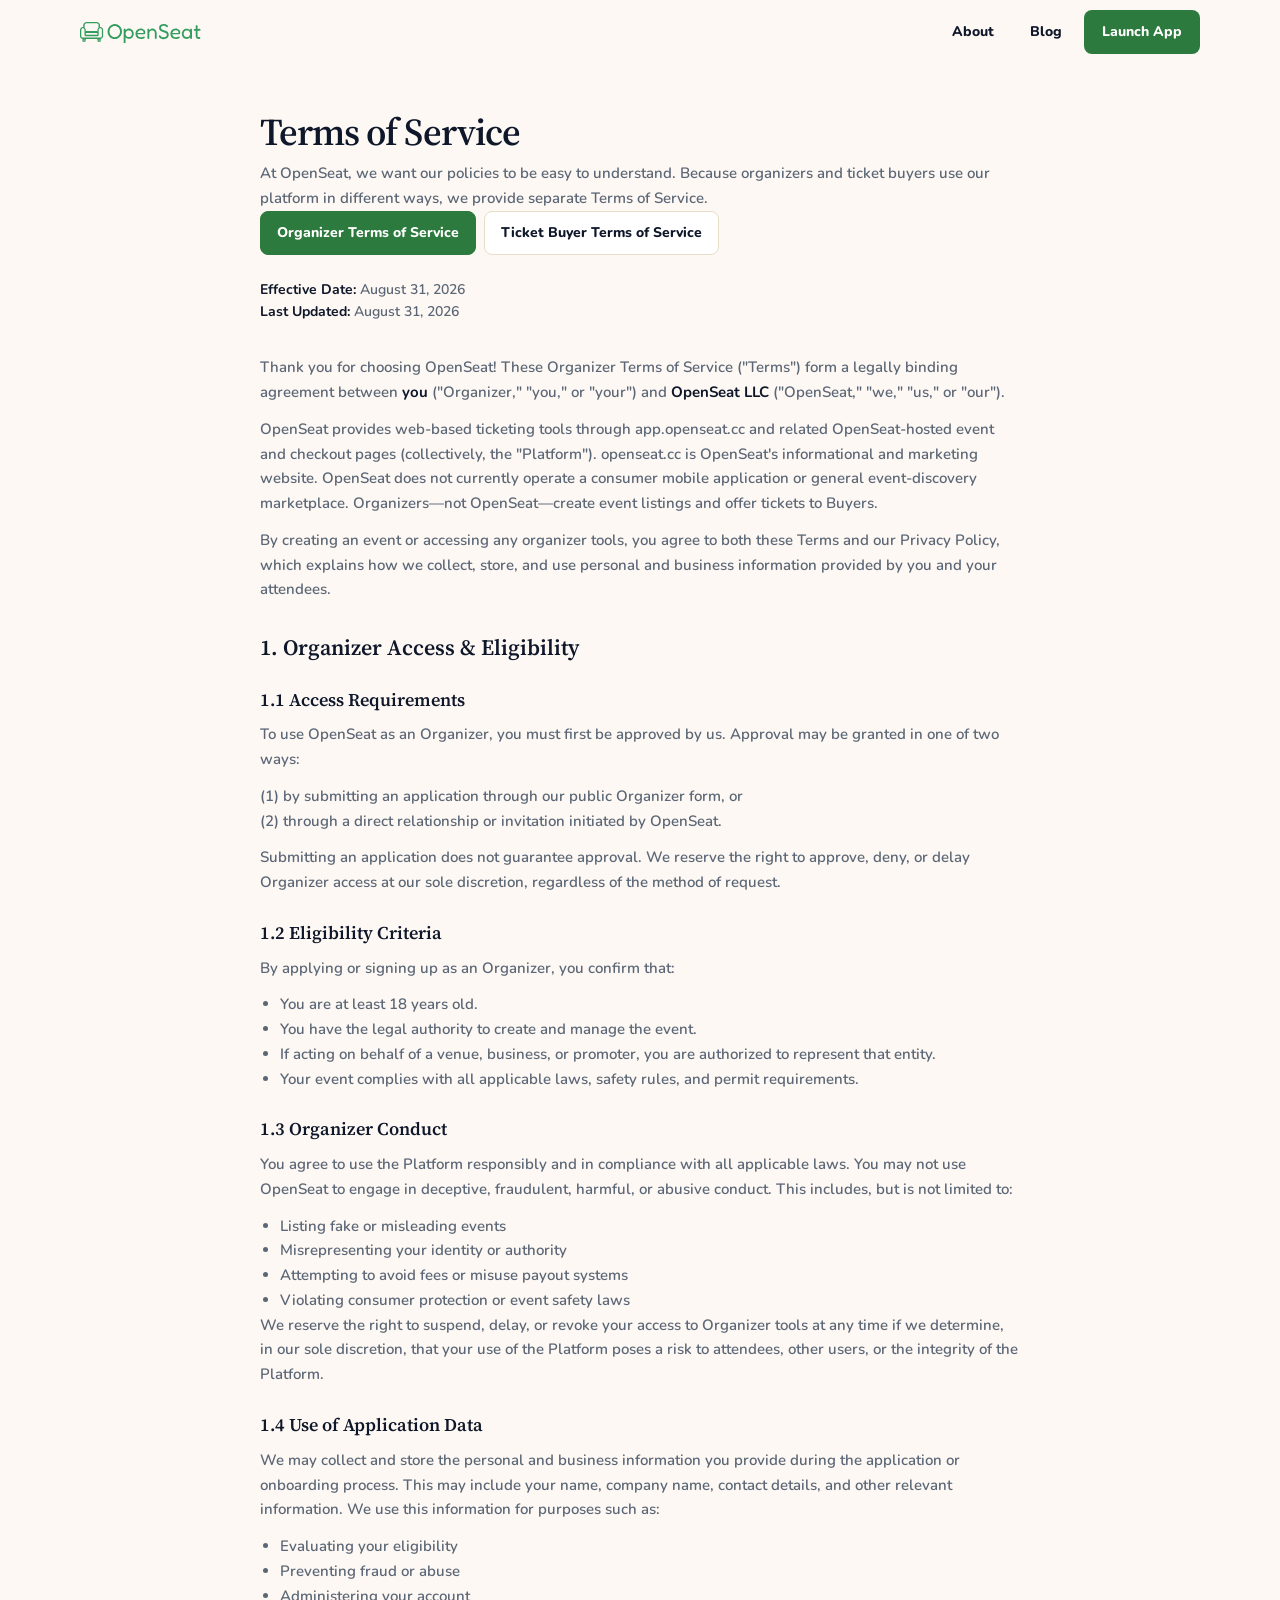
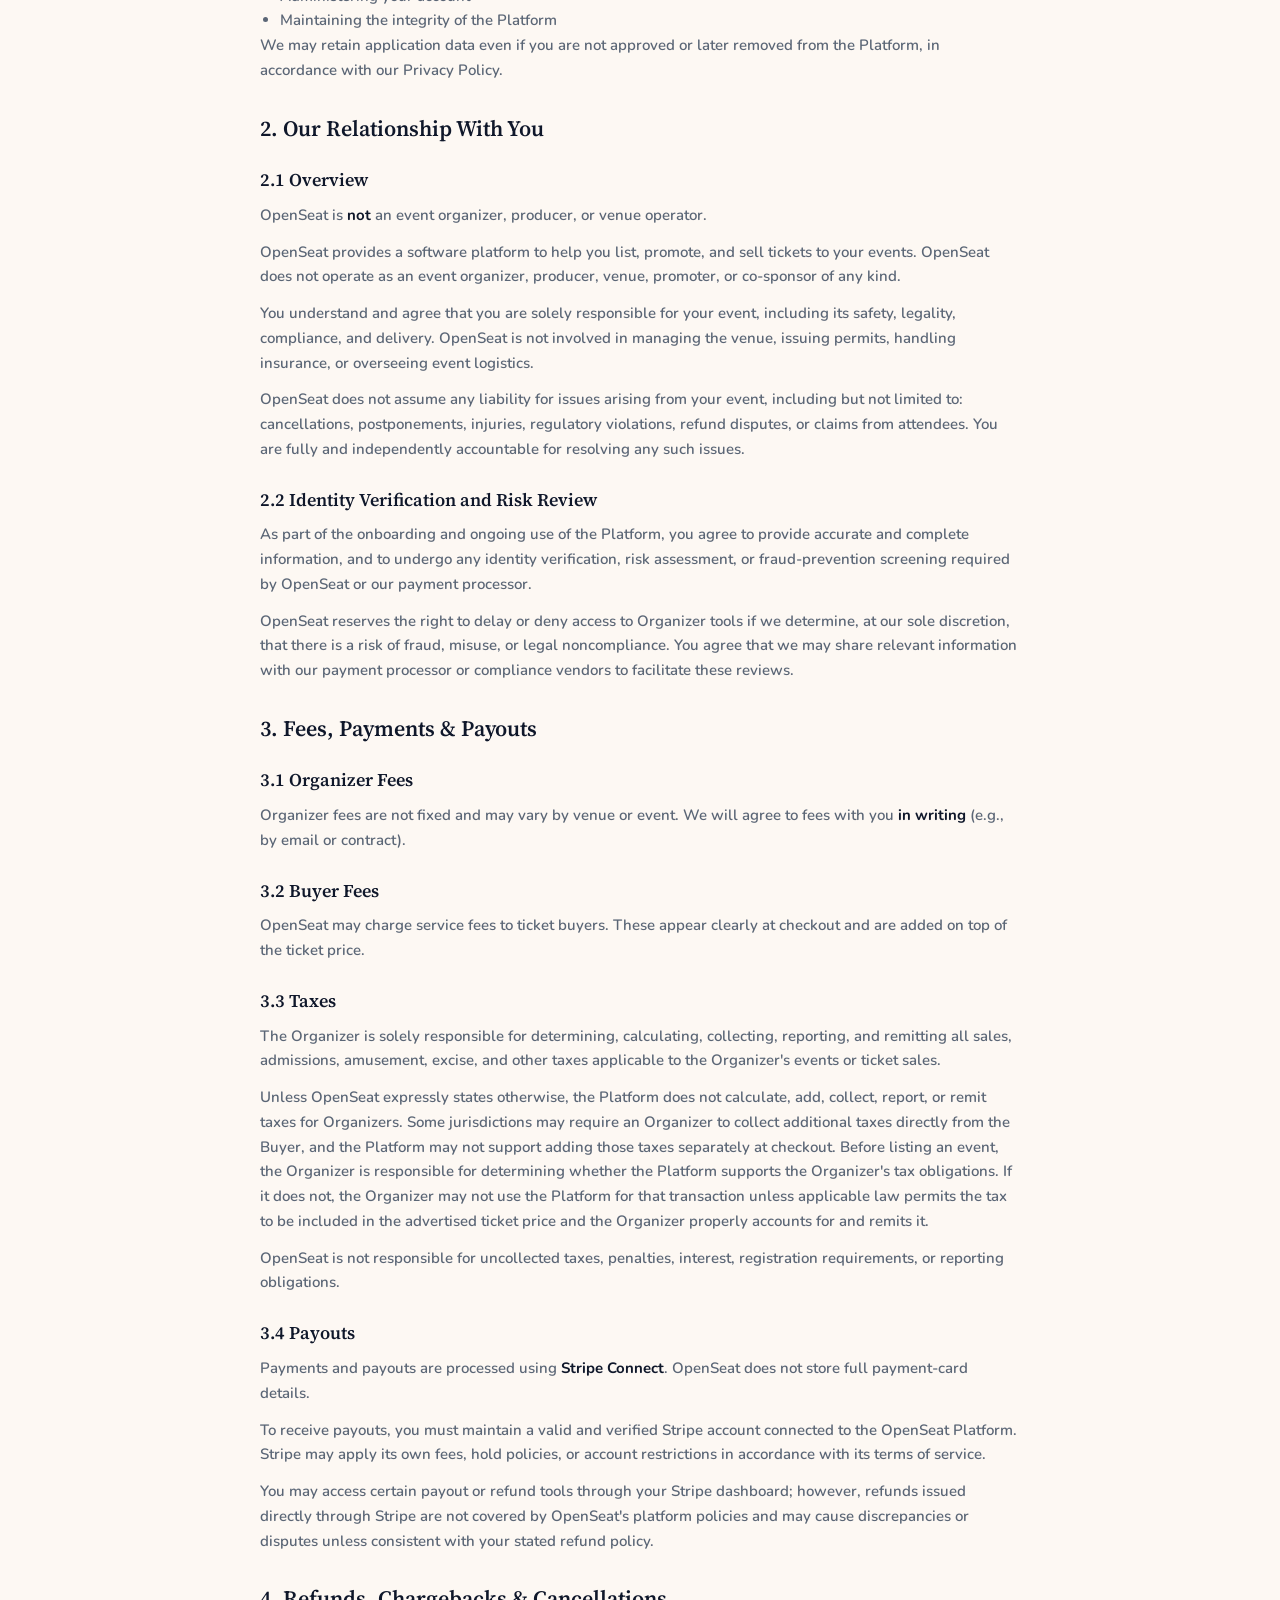
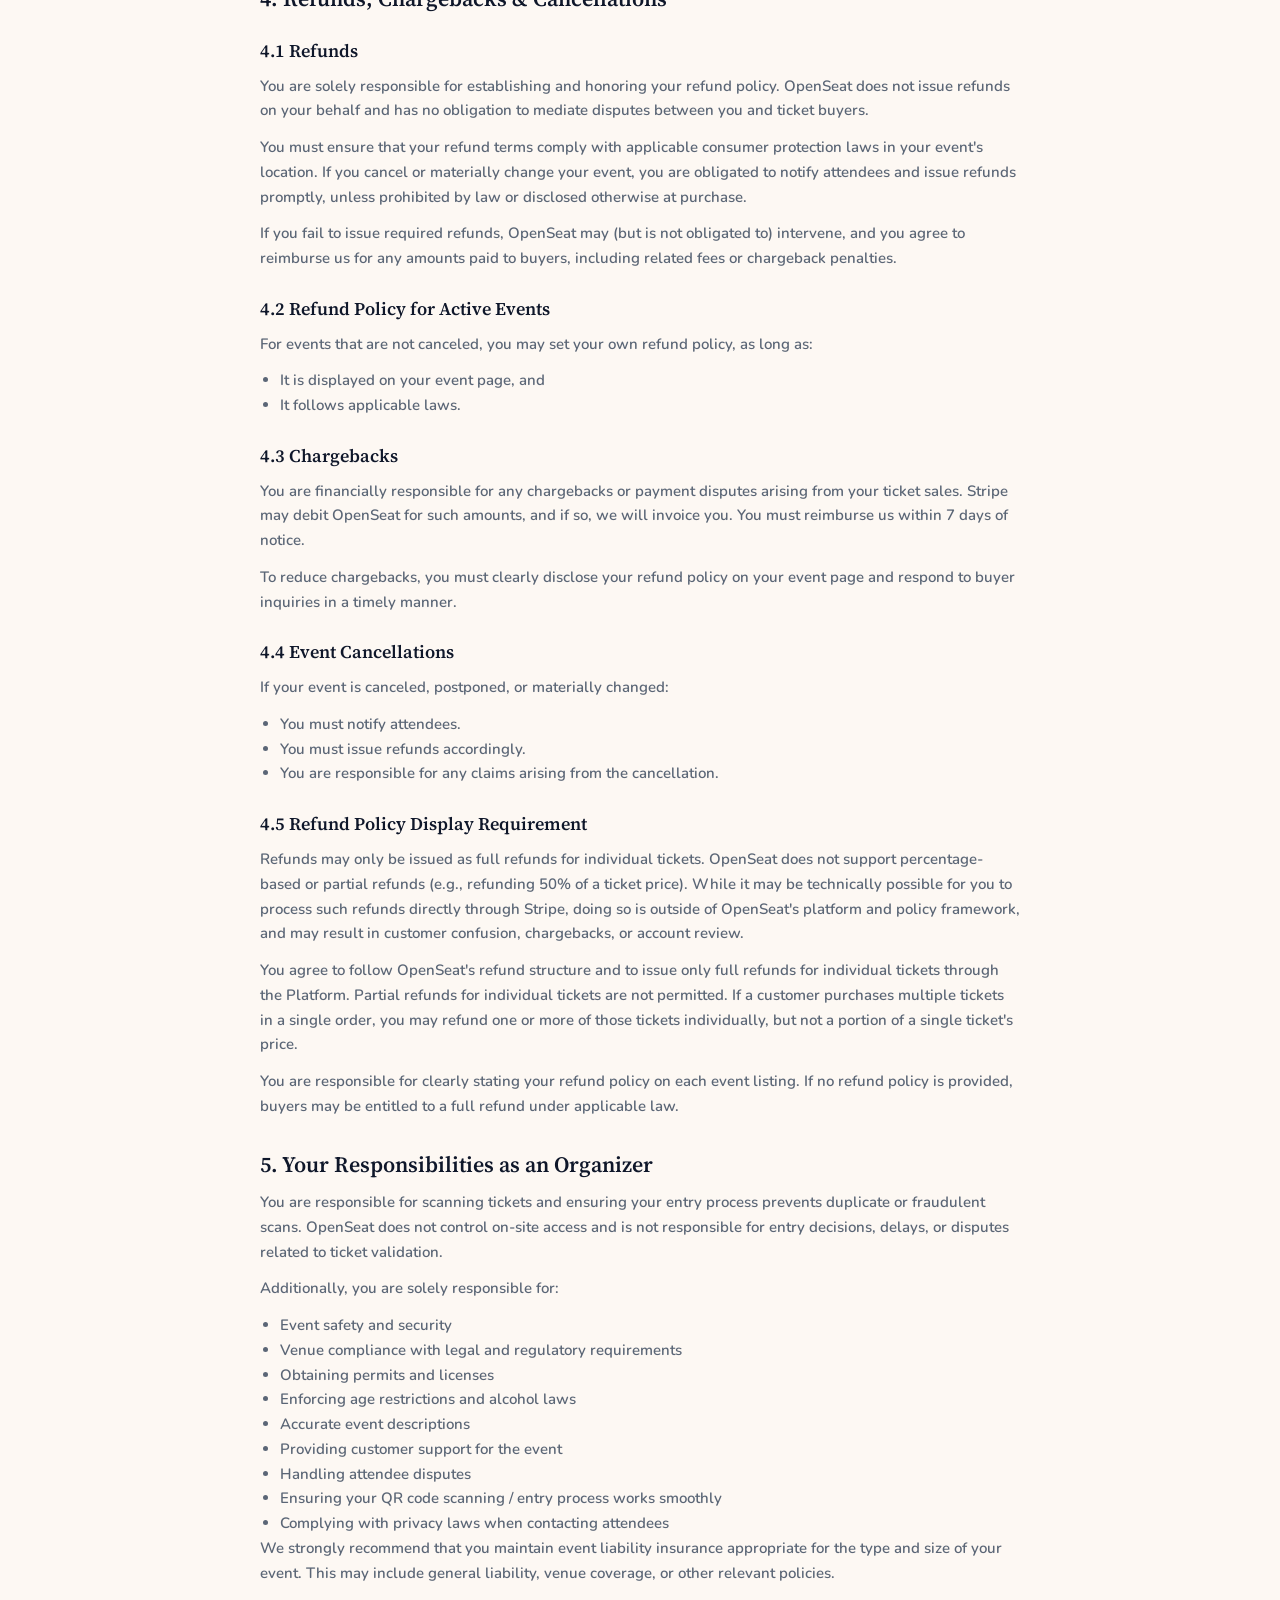
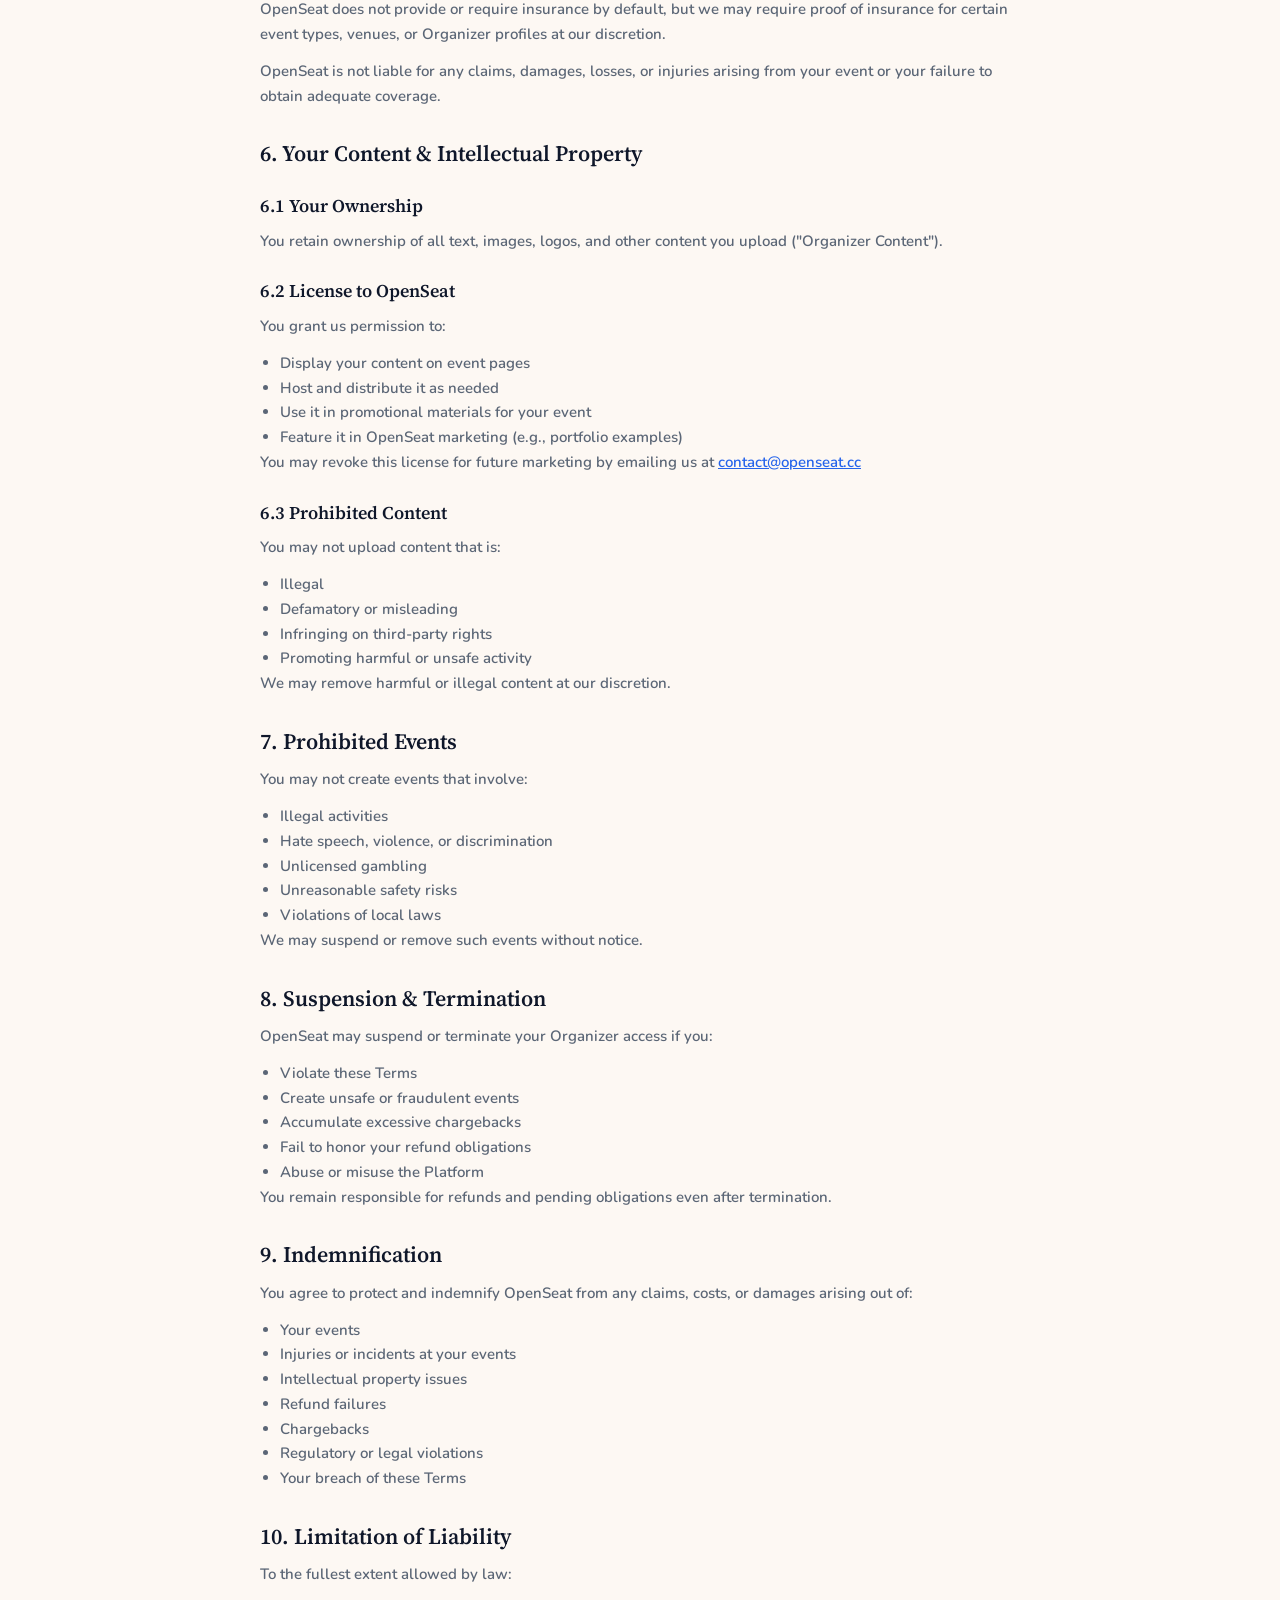
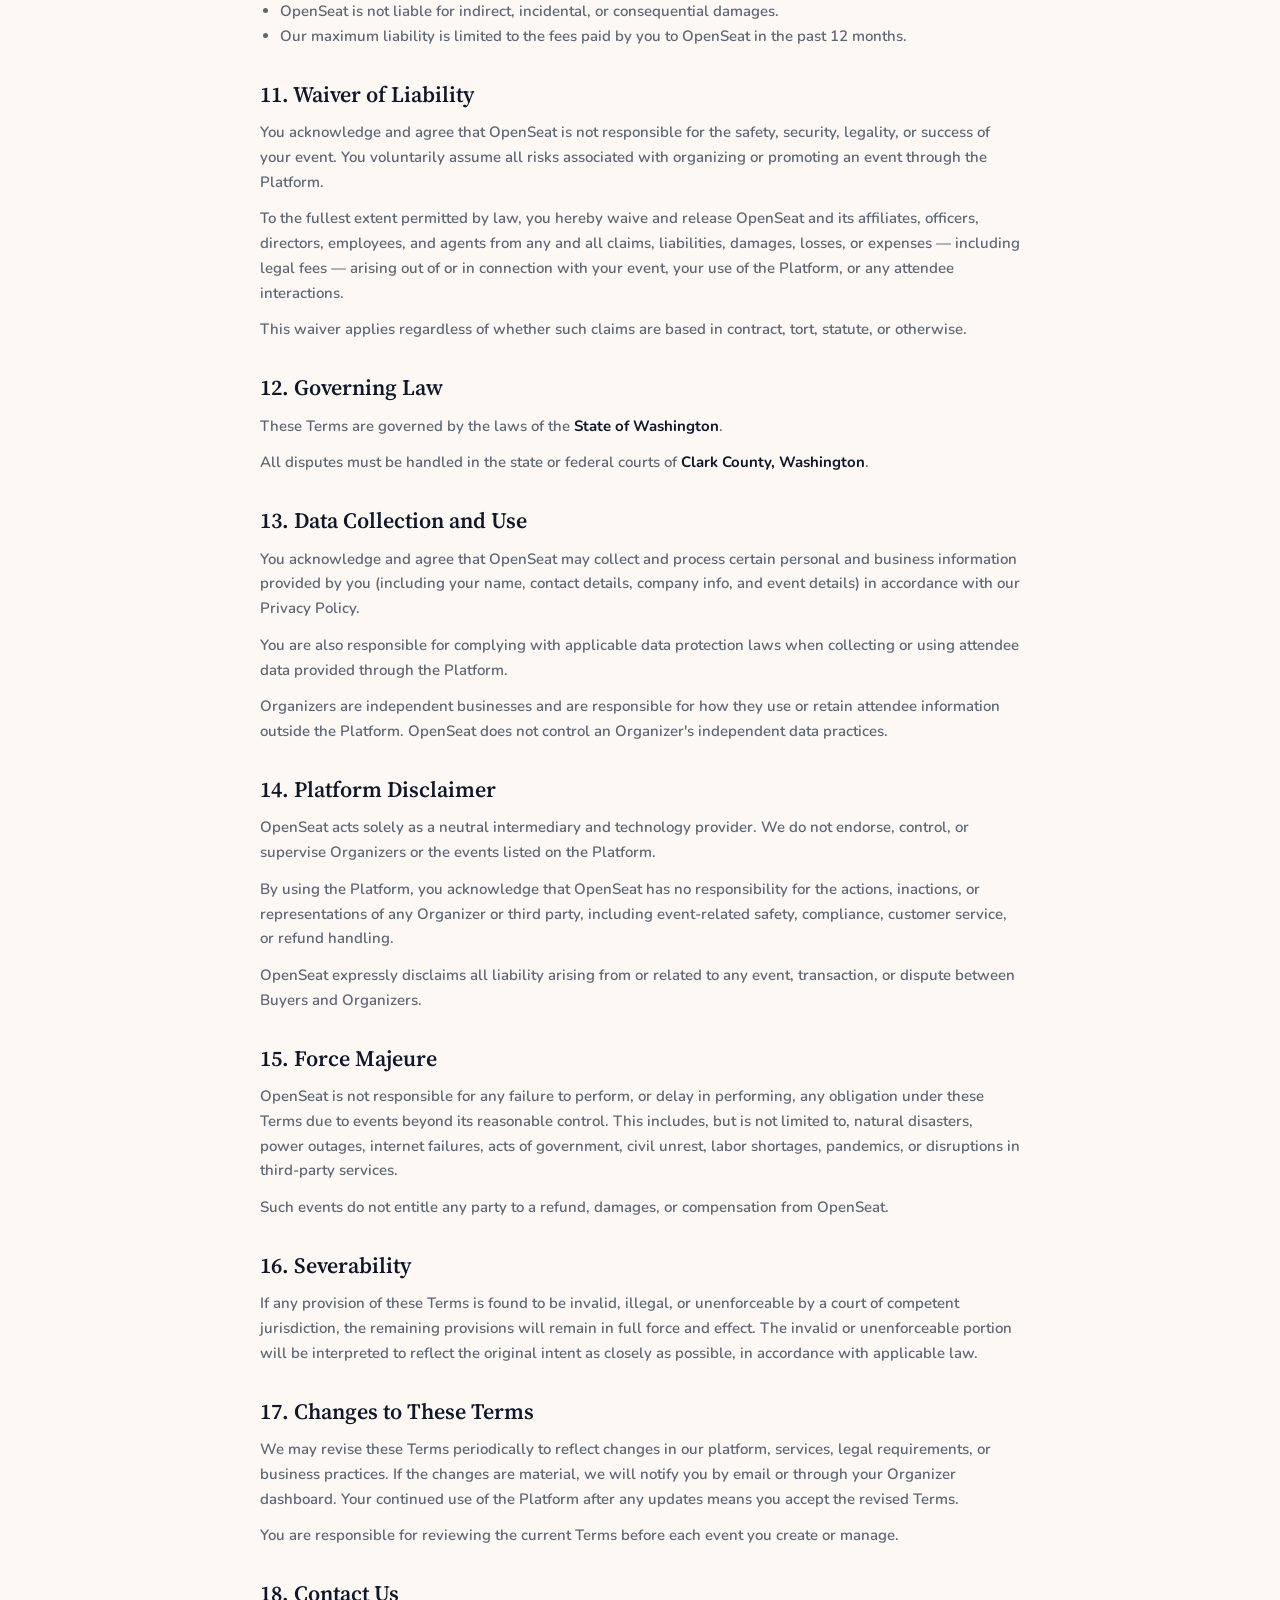
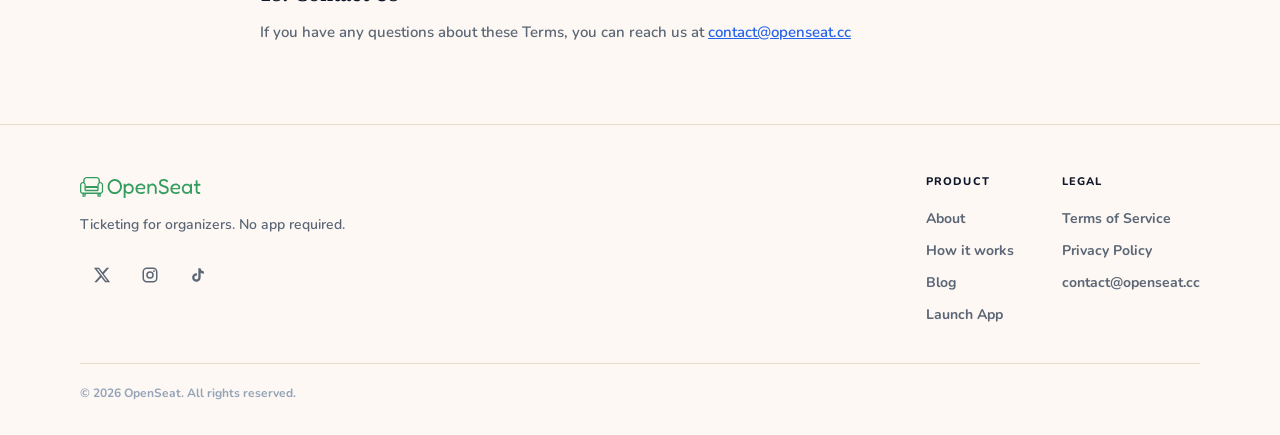
<file: terms-of-service.html>
<!DOCTYPE html>
<html lang="en">
<head>
    <meta charset="UTF-8">
    <!-- Google tag (gtag.js) -->
    <script async src="https://www.googletagmanager.com/gtag/js?id=G-BRN6K1R4JL"></script>
    <script>
      window.dataLayer = window.dataLayer || [];
      function gtag(){dataLayer.push(arguments);}
      gtag('js', new Date());

      gtag('config', 'G-BRN6K1R4JL');
    </script>
    <!-- Meta Pixel Code -->
    <script>
      // Skip the pixel for visitors who send a Global Privacy Control opt-out signal.
      if (!navigator.globalPrivacyControl) {
      !function(f,b,e,v,n,t,s)
      {if(f.fbq)return;n=f.fbq=function(){n.callMethod?
      n.callMethod.apply(n,arguments):n.queue.push(arguments)};
      if(!f._fbq)f._fbq=n;n.push=n;n.loaded=!0;n.version='2.0';
      n.queue=[];t=b.createElement(e);t.async=!0;
      t.src=v;s=b.getElementsByTagName(e)[0];
      s.parentNode.insertBefore(t,s)}(window, document,'script',
      'https://connect.facebook.net/en_US/fbevents.js');
      fbq('init', '1438757451089858');
      fbq('track', 'PageView');
      }
    </script>
    <noscript><img height="1" width="1" style="display:none"
      src="https://www.facebook.com/tr?id=1438757451089858&ev=PageView&noscript=1"
    /></noscript>
    <!-- End Meta Pixel Code -->
    <meta name="viewport" content="width=device-width, initial-scale=1.0">
    <meta name="description" content="OpenSeat Terms of Service - Read our terms for event organizers and ticket buyers.">

    <!-- Open Graph -->
    <meta property="og:type" content="website">
    <meta property="og:url" content="https://openseat.cc/terms-of-service.html">
    <meta property="og:title" content="Terms of Service - OpenSeat">
    <meta property="og:description" content="Read OpenSeat's terms for event organizers and ticket buyers.">
    <meta property="og:image" content="https://openseat.cc/assets/images/og-image.png">
    <meta property="og:image:width" content="1200">
    <meta property="og:image:height" content="630">
    <meta property="og:site_name" content="OpenSeat">

    <!-- Twitter Card -->
    <meta name="twitter:card" content="summary_large_image">
    <meta name="twitter:url" content="https://openseat.cc/terms-of-service.html">
    <meta name="twitter:title" content="Terms of Service - OpenSeat">
    <meta name="twitter:description" content="Read OpenSeat's terms for event organizers and ticket buyers.">
    <meta name="twitter:image" content="https://openseat.cc/assets/images/og-image.png">

    <title>Terms of Service - OpenSeat</title>
    
    <link rel="icon" type="image/x-icon" href="/favicon.ico">
    <link rel="icon" type="image/png" href="assets/images/Official.png">
    <link rel="apple-touch-icon" href="assets/images/Official.png">
    
    <link rel="preconnect" href="https://fonts.googleapis.com">
    <link rel="preconnect" href="https://fonts.gstatic.com" crossorigin>
    <link href="https://fonts.googleapis.com/css2?family=Nunito:wght@400;500;600;700;800&family=Source+Serif+Pro:ital,wght@0,400;0,600;0,700;1,400&display=swap" rel="stylesheet">
    <link rel="stylesheet" href="css/site.css">
</head>
<body>
    <a class="skip-link" href="#content">Skip to content</a>

    <nav class="site-nav" aria-label="Primary">
        <div class="nav-inner">
            <a href="index.html" class="logo">
                <img src="assets/images/new_logo.svg" alt="OpenSeat">
            </a>
            <ul class="nav-actions">
                <li><a class="nav-link" href="index.html#about">About</a></li>
                <li><a class="nav-link" href="/blog/">Blog</a></li>
                <li><a class="btn btn-primary" href="https://app.openseat.cc">Launch App</a></li>
            </ul>
        </div>
    </nav>
    <main class="legal-main" id="content">
        <h1>Terms of Service</h1>
        <p>At OpenSeat, we want our policies to be easy to understand. Because organizers and ticket buyers use our platform in different ways, we provide separate Terms of Service.</p>

        <div class="tos-tabs">
            <button class="tos-tab-btn active" type="button" onclick="showTab('organizer', event)">Organizer Terms of Service</button>
            <button class="tos-tab-btn" type="button" onclick="showTab('buyer', event)">Ticket Buyer Terms of Service</button>
        </div>

        <!-- Organizer Terms -->
        <div id="organizer" class="tos-content active">
            <div class="effective-date">
                <strong>Effective Date:</strong> August 31, 2026<br>
                <strong>Last Updated:</strong> August 31, 2026
            </div>

            <p>Thank you for choosing OpenSeat! These Organizer Terms of Service ("Terms") form a legally binding agreement between <strong>you</strong> ("Organizer," "you," or "your") and <strong>OpenSeat LLC</strong> ("OpenSeat," "we," "us," or "our").</p>
            <p>OpenSeat provides web-based ticketing tools through app.openseat.cc and related OpenSeat-hosted event and checkout pages (collectively, the "Platform"). openseat.cc is OpenSeat's informational and marketing website. OpenSeat does not currently operate a consumer mobile application or general event-discovery marketplace. Organizers—not OpenSeat—create event listings and offer tickets to Buyers.</p>
            <p>By creating an event or accessing any organizer tools, you agree to both these Terms and our Privacy Policy, which explains how we collect, store, and use personal and business information provided by you and your attendees.</p>

            <h2>1. Organizer Access & Eligibility</h2>
            <h3>1.1 Access Requirements</h3>
            <p>To use OpenSeat as an Organizer, you must first be approved by us. Approval may be granted in one of two ways:</p>
            <p>(1) by submitting an application through our public Organizer form, or<br>
            (2) through a direct relationship or invitation initiated by OpenSeat.</p>
            <p>Submitting an application does not guarantee approval. We reserve the right to approve, deny, or delay Organizer access at our sole discretion, regardless of the method of request.</p>
            
            <h3>1.2 Eligibility Criteria</h3>
            <p>By applying or signing up as an Organizer, you confirm that:</p>
            <ul>
                <li>You are at least 18 years old.</li>
                <li>You have the legal authority to create and manage the event.</li>
                <li>If acting on behalf of a venue, business, or promoter, you are authorized to represent that entity.</li>
                <li>Your event complies with all applicable laws, safety rules, and permit requirements.</li>
            </ul>
            
            <h3>1.3 Organizer Conduct</h3>
            <p>You agree to use the Platform responsibly and in compliance with all applicable laws. You may not use OpenSeat to engage in deceptive, fraudulent, harmful, or abusive conduct. This includes, but is not limited to:</p>
            <ul>
                <li>Listing fake or misleading events</li>
                <li>Misrepresenting your identity or authority</li>
                <li>Attempting to avoid fees or misuse payout systems</li>
                <li>Violating consumer protection or event safety laws</li>
            </ul>
            <p>We reserve the right to suspend, delay, or revoke your access to Organizer tools at any time if we determine, in our sole discretion, that your use of the Platform poses a risk to attendees, other users, or the integrity of the Platform.</p>
            
            <h3>1.4 Use of Application Data</h3>
            <p>We may collect and store the personal and business information you provide during the application or onboarding process. This may include your name, company name, contact details, and other relevant information. We use this information for purposes such as:</p>
            <ul>
                <li>Evaluating your eligibility</li>
                <li>Preventing fraud or abuse</li>
                <li>Administering your account</li>
                <li>Maintaining the integrity of the Platform</li>
            </ul>
            <p>We may retain application data even if you are not approved or later removed from the Platform, in accordance with our Privacy Policy.</p>

            <h2>2. Our Relationship With You</h2>
            <h3>2.1 Overview</h3>
            <p>OpenSeat is <strong>not</strong> an event organizer, producer, or venue operator.</p>
            <p>OpenSeat provides a software platform to help you list, promote, and sell tickets to your events. OpenSeat does not operate as an event organizer, producer, venue, promoter, or co-sponsor of any kind.</p>
            <p>You understand and agree that you are solely responsible for your event, including its safety, legality, compliance, and delivery. OpenSeat is not involved in managing the venue, issuing permits, handling insurance, or overseeing event logistics.</p>
            <p>OpenSeat does not assume any liability for issues arising from your event, including but not limited to: cancellations, postponements, injuries, regulatory violations, refund disputes, or claims from attendees. You are fully and independently accountable for resolving any such issues.</p>
            
            <h3>2.2 Identity Verification and Risk Review</h3>
            <p>As part of the onboarding and ongoing use of the Platform, you agree to provide accurate and complete information, and to undergo any identity verification, risk assessment, or fraud-prevention screening required by OpenSeat or our payment processor.</p>
            <p>OpenSeat reserves the right to delay or deny access to Organizer tools if we determine, at our sole discretion, that there is a risk of fraud, misuse, or legal noncompliance. You agree that we may share relevant information with our payment processor or compliance vendors to facilitate these reviews.</p>

            <h2>3. Fees, Payments & Payouts</h2>
            <h3>3.1 Organizer Fees</h3>
            <p>Organizer fees are not fixed and may vary by venue or event. We will agree to fees with you <strong>in writing</strong> (e.g., by email or contract).</p>
            <h3>3.2 Buyer Fees</h3>
            <p>OpenSeat may charge service fees to ticket buyers. These appear clearly at checkout and are added on top of the ticket price.</p>
            <h3>3.3 Taxes</h3>
            <p>The Organizer is solely responsible for determining, calculating, collecting, reporting, and remitting all sales, admissions, amusement, excise, and other taxes applicable to the Organizer's events or ticket sales.</p>
            <p>Unless OpenSeat expressly states otherwise, the Platform does not calculate, add, collect, report, or remit taxes for Organizers. Some jurisdictions may require an Organizer to collect additional taxes directly from the Buyer, and the Platform may not support adding those taxes separately at checkout. Before listing an event, the Organizer is responsible for determining whether the Platform supports the Organizer's tax obligations. If it does not, the Organizer may not use the Platform for that transaction unless applicable law permits the tax to be included in the advertised ticket price and the Organizer properly accounts for and remits it.</p>
            <p>OpenSeat is not responsible for uncollected taxes, penalties, interest, registration requirements, or reporting obligations.</p>
            <h3>3.4 Payouts</h3>
            <p>Payments and payouts are processed using <strong>Stripe Connect</strong>. OpenSeat does not store full payment-card details.</p>
            <p>To receive payouts, you must maintain a valid and verified Stripe account connected to the OpenSeat Platform. Stripe may apply its own fees, hold policies, or account restrictions in accordance with its terms of service.</p>
            <p>You may access certain payout or refund tools through your Stripe dashboard; however, refunds issued directly through Stripe are not covered by OpenSeat's platform policies and may cause discrepancies or disputes unless consistent with your stated refund policy.</p>

            <h2>4. Refunds, Chargebacks & Cancellations</h2>
            <h3>4.1 Refunds</h3>
            <p>You are solely responsible for establishing and honoring your refund policy. OpenSeat does not issue refunds on your behalf and has no obligation to mediate disputes between you and ticket buyers.</p>
            <p>You must ensure that your refund terms comply with applicable consumer protection laws in your event's location. If you cancel or materially change your event, you are obligated to notify attendees and issue refunds promptly, unless prohibited by law or disclosed otherwise at purchase.</p>
            <p>If you fail to issue required refunds, OpenSeat may (but is not obligated to) intervene, and you agree to reimburse us for any amounts paid to buyers, including related fees or chargeback penalties.</p>
            <h3>4.2 Refund Policy for Active Events</h3>
            <p>For events that are not canceled, you may set your own refund policy, as long as:</p>
            <ul>
                <li>It is displayed on your event page, and</li>
                <li>It follows applicable laws.</li>
            </ul>
            <h3>4.3 Chargebacks</h3>
            <p>You are financially responsible for any chargebacks or payment disputes arising from your ticket sales. Stripe may debit OpenSeat for such amounts, and if so, we will invoice you. You must reimburse us within 7 days of notice.</p>
            <p>To reduce chargebacks, you must clearly disclose your refund policy on your event page and respond to buyer inquiries in a timely manner.</p>
            <h3>4.4 Event Cancellations</h3>
            <p>If your event is canceled, postponed, or materially changed:</p>
            <ul>
                <li>You must notify attendees.</li>
                <li>You must issue refunds accordingly.</li>
                <li>You are responsible for any claims arising from the cancellation.</li>
            </ul>
            <h3>4.5 Refund Policy Display Requirement</h3>
            <p>Refunds may only be issued as full refunds for individual tickets. OpenSeat does not support percentage-based or partial refunds (e.g., refunding 50% of a ticket price). While it may be technically possible for you to process such refunds directly through Stripe, doing so is outside of OpenSeat's platform and policy framework, and may result in customer confusion, chargebacks, or account review.</p>
            <p>You agree to follow OpenSeat's refund structure and to issue only full refunds for individual tickets through the Platform. Partial refunds for individual tickets are not permitted. If a customer purchases multiple tickets in a single order, you may refund one or more of those tickets individually, but not a portion of a single ticket's price.</p>
            <p>You are responsible for clearly stating your refund policy on each event listing. If no refund policy is provided, buyers may be entitled to a full refund under applicable law.</p>

            <h2>5. Your Responsibilities as an Organizer</h2>
            <p>You are responsible for scanning tickets and ensuring your entry process prevents duplicate or fraudulent scans. OpenSeat does not control on-site access and is not responsible for entry decisions, delays, or disputes related to ticket validation.</p>
            <p>Additionally, you are solely responsible for:</p>
            <ul>
                <li>Event safety and security</li>
                <li>Venue compliance with legal and regulatory requirements</li>
                <li>Obtaining permits and licenses</li>
                <li>Enforcing age restrictions and alcohol laws</li>
                <li>Accurate event descriptions</li>
                <li>Providing customer support for the event</li>
                <li>Handling attendee disputes</li>
                <li>Ensuring your QR code scanning / entry process works smoothly</li>
                <li>Complying with privacy laws when contacting attendees</li>
            </ul>
            <p>We strongly recommend that you maintain event liability insurance appropriate for the type and size of your event. This may include general liability, venue coverage, or other relevant policies.</p>
            <p>OpenSeat does not provide or require insurance by default, but we may require proof of insurance for certain event types, venues, or Organizer profiles at our discretion.</p>
            <p>OpenSeat is not liable for any claims, damages, losses, or injuries arising from your event or your failure to obtain adequate coverage.</p>

            <h2>6. Your Content & Intellectual Property</h2>
            <h3>6.1 Your Ownership</h3>
            <p>You retain ownership of all text, images, logos, and other content you upload ("Organizer Content").</p>
            <h3>6.2 License to OpenSeat</h3>
            <p>You grant us permission to:</p>
            <ul>
                <li>Display your content on event pages</li>
                <li>Host and distribute it as needed</li>
                <li>Use it in promotional materials for your event</li>
                <li>Feature it in OpenSeat marketing (e.g., portfolio examples)</li>
            </ul>
            <p>You may revoke this license for future marketing by emailing us at <a href="mailto:contact@openseat.cc">contact@openseat.cc</a></p>
            <h3>6.3 Prohibited Content</h3>
            <p>You may not upload content that is:</p>
            <ul>
                <li>Illegal</li>
                <li>Defamatory or misleading</li>
                <li>Infringing on third-party rights</li>
                <li>Promoting harmful or unsafe activity</li>
            </ul>
            <p>We may remove harmful or illegal content at our discretion.</p>

            <h2>7. Prohibited Events</h2>
            <p>You may not create events that involve:</p>
            <ul>
                <li>Illegal activities</li>
                <li>Hate speech, violence, or discrimination</li>
                <li>Unlicensed gambling</li>
                <li>Unreasonable safety risks</li>
                <li>Violations of local laws</li>
            </ul>
            <p>We may suspend or remove such events without notice.</p>

            <h2>8. Suspension & Termination</h2>
            <p>OpenSeat may suspend or terminate your Organizer access if you:</p>
            <ul>
                <li>Violate these Terms</li>
                <li>Create unsafe or fraudulent events</li>
                <li>Accumulate excessive chargebacks</li>
                <li>Fail to honor your refund obligations</li>
                <li>Abuse or misuse the Platform</li>
            </ul>
            <p>You remain responsible for refunds and pending obligations even after termination.</p>

            <h2>9. Indemnification</h2>
            <p>You agree to protect and indemnify OpenSeat from any claims, costs, or damages arising out of:</p>
            <ul>
                <li>Your events</li>
                <li>Injuries or incidents at your events</li>
                <li>Intellectual property issues</li>
                <li>Refund failures</li>
                <li>Chargebacks</li>
                <li>Regulatory or legal violations</li>
                <li>Your breach of these Terms</li>
            </ul>

            <h2>10. Limitation of Liability</h2>
            <p>To the fullest extent allowed by law:</p>
            <ul>
                <li>OpenSeat is not liable for indirect, incidental, or consequential damages.</li>
                <li>Our maximum liability is limited to the fees paid by you to OpenSeat in the past 12 months.</li>
            </ul>

            <h2>11. Waiver of Liability</h2>
            <p>You acknowledge and agree that OpenSeat is not responsible for the safety, security, legality, or success of your event. You voluntarily assume all risks associated with organizing or promoting an event through the Platform.</p>
            <p>To the fullest extent permitted by law, you hereby waive and release OpenSeat and its affiliates, officers, directors, employees, and agents from any and all claims, liabilities, damages, losses, or expenses — including legal fees — arising out of or in connection with your event, your use of the Platform, or any attendee interactions.</p>
            <p>This waiver applies regardless of whether such claims are based in contract, tort, statute, or otherwise.</p>

            <h2>12. Governing Law</h2>
            <p>These Terms are governed by the laws of the <strong>State of Washington</strong>.</p>
            <p>All disputes must be handled in the state or federal courts of <strong>Clark County, Washington</strong>.</p>

            <h2>13. Data Collection and Use</h2>
            <p>You acknowledge and agree that OpenSeat may collect and process certain personal and business information provided by you (including your name, contact details, company info, and event details) in accordance with our Privacy Policy.</p>
            <p>You are also responsible for complying with applicable data protection laws when collecting or using attendee data provided through the Platform.</p>
            <p>Organizers are independent businesses and are responsible for how they use or retain attendee information outside the Platform. OpenSeat does not control an Organizer's independent data practices.</p>

            <h2>14. Platform Disclaimer</h2>
            <p>OpenSeat acts solely as a neutral intermediary and technology provider. We do not endorse, control, or supervise Organizers or the events listed on the Platform.</p>
            <p>By using the Platform, you acknowledge that OpenSeat has no responsibility for the actions, inactions, or representations of any Organizer or third party, including event-related safety, compliance, customer service, or refund handling.</p>
            <p>OpenSeat expressly disclaims all liability arising from or related to any event, transaction, or dispute between Buyers and Organizers.</p>

            <h2>15. Force Majeure</h2>
            <p>OpenSeat is not responsible for any failure to perform, or delay in performing, any obligation under these Terms due to events beyond its reasonable control. This includes, but is not limited to, natural disasters, power outages, internet failures, acts of government, civil unrest, labor shortages, pandemics, or disruptions in third-party services.</p>
            <p>Such events do not entitle any party to a refund, damages, or compensation from OpenSeat.</p>

            <h2>16. Severability</h2>
            <p>If any provision of these Terms is found to be invalid, illegal, or unenforceable by a court of competent jurisdiction, the remaining provisions will remain in full force and effect. The invalid or unenforceable portion will be interpreted to reflect the original intent as closely as possible, in accordance with applicable law.</p>

            <h2>17. Changes to These Terms</h2>
            <p>We may revise these Terms periodically to reflect changes in our platform, services, legal requirements, or business practices. If the changes are material, we will notify you by email or through your Organizer dashboard. Your continued use of the Platform after any updates means you accept the revised Terms.</p>
            <p>You are responsible for reviewing the current Terms before each event you create or manage.</p>

            <h2>18. Contact Us</h2>
            <p>If you have any questions about these Terms, you can reach us at <a href="mailto:contact@openseat.cc">contact@openseat.cc</a></p>
        </div>

        <!-- Ticket Buyer Terms -->
        <div id="buyer" class="tos-content">
            <div class="effective-date">
                <strong>Effective Date:</strong> August 31, 2026<br>
                <strong>Last Updated:</strong> November 6, 2026
            </div>

            <p>Welcome to OpenSeat! These Ticket Buyer Terms of Service ("Terms") form a legally binding agreement between <strong>you</strong> ("Buyer," "you," or "your") and <strong>OpenSeat LLC</strong> ("OpenSeat," "we," "us," or "our").</p>
            <p>OpenSeat provides web-based ticketing tools through app.openseat.cc and related OpenSeat-hosted event and checkout pages (collectively, the "Platform"). openseat.cc is OpenSeat's informational and marketing website. OpenSeat does not currently operate a consumer mobile application or general event-discovery marketplace. Organizers—not OpenSeat—create event listings and offer tickets to Buyers.</p>
            <p>By purchasing or using a ticket through OpenSeat, you agree to both these Terms and our Privacy Policy, which explains how we collect, use, and protect your personal information.</p>

            <h2>1. OpenSeat's Role</h2>
            <h3>1.1 Platform Functionality</h3>
            <p>OpenSeat is a technology platform that facilitates the listing, promotion, and sale of tickets by small event organizers ("Organizers"). We do not organize, operate, promote, or manage any events.</p>
            
            <h3>1.2 Buyer Relationship with Organizers</h3>
            <p>When you purchase a ticket through the Platform, you are entering into a direct agreement with the Organizer of that event, not with OpenSeat. We are not a party to the agreement between you and the Organizer and are not responsible for their actions or omissions.</p>
            <p>Organizers are independent third parties and are not employees, representatives, or agents of OpenSeat. OpenSeat is not responsible for the actions, omissions, or representations of any Organizer.</p>
            
            <h3>1.3 No Guarantees About Events or Organizers</h3>
            <p>OpenSeat does not guarantee the quality, safety, legality, or conduct of any event. We do not supervise events, operate venues, or ensure that events will occur as described. You acknowledge that attending an event involves risk, and that OpenSeat is not liable for any issues arising before, during, or after an event.</p>
            
            <h3>1.4 Organizer Screening and Platform Integrity</h3>
            <p>OpenSeat does not perform formal background checks on Organizers or verify the accuracy of every event listing. However, we may monitor for signs of fraud, abuse, or repeated disputes, and may suspend or remove events or Organizers at our discretion to help protect the integrity of the Platform.</p>
            
            <h3>1.5 Limitation of Liability</h3>
            <p>You acknowledge and agree that OpenSeat is not responsible for any acts, omissions, claims, or liabilities related to the event itself — including injuries, cancellations, refund disputes, or venue issues. All such matters are the sole responsibility of the Organizer.</p>

            <h2>2. Buying Tickets & Accessing Them</h2>
            <p>Tickets are purchased through guest web checkout on OpenSeat-hosted pages. Buyers do not create OpenSeat accounts and do not have a digital wallet on the Platform.</p>
            <h3>2.1 Purchasing on the Web (No Account Required)</h3>
            <p>If you buy a ticket through web checkout:</p>
            <ul>
                <li>You must provide a valid <strong>email address</strong>.</li>
                <li>Your ticket is tied to that purchase and email.</li>
                <li>You do not need to create an OpenSeat account.</li>
            </ul>
            <h3>2.2 Ticket Delivery</h3>
            <p>All tickets are delivered digitally. After purchase you receive a QR ticket by email and on the checkout success page. Present that QR at the door.</p>

            <h2>3. Email Communications</h2>
            <p>We may send you emails for:</p>
            <ul>
                <li>Purchase receipts</li>
                <li>Ticket delivery</li>
                <li>Event updates, cancellations, or changes</li>
                <li>Security alerts</li>
            </ul>
            <p>We may also send occasional, individually written follow-up messages, such as thank-you notes, requests for feedback, and invitations to recommend OpenSeat. You can opt out of these at any time by replying to the email or using any unsubscribe option provided.</p>
            <p><strong>Newsletters, automated promotional campaigns, and other bulk marketing emails are sent only if you explicitly opt in.</strong> Purchasing a ticket does not subscribe you to them, and you can unsubscribe anytime. See our <a href="privacy-policy.html">Privacy Policy</a> for details.</p>

            <h2>4. Payments</h2>
            <p>Payments are processed using <strong>Stripe Connect</strong>.</p>
            <ul>
                <li>OpenSeat does not store full payment-card details. Your transaction is processed through Stripe and may be subject to Stripe's own terms of service and privacy policy.</li>
                <li>Stripe may offer optional features such as saved payment methods or digital wallets through its Link platform.</li>
            </ul>

            <h2>5. Ticket Rules</h2>
            <h3>5.1 No Transfers or Resales</h3>
            <p>Tickets purchased through OpenSeat:</p>
            <ul>
                <li>Cannot be transferred</li>
                <li>Cannot be resold</li>
                <li>Cannot be exchanged</li>
            </ul>
            <p>Organizers may deny entry if you attempt to use a transferred or resold ticket.</p>
            <h3>5.2 QR Code Security</h3>
            <p>Your ticket includes a QR code. Make sure you:</p>
            <ul>
                <li>Keep it private</li>
                <li>Avoid sharing screenshots</li>
                <li>Protect your device</li>
            </ul>
            <p>If someone else accesses your code, they may gain entry before you. Only the first valid scan is honored.</p>

            <h2>6. Refunds, Cancellations & Event Issues</h2>
            <h3>6.1 Organizer Controls Refunds</h3>
            <p>Refunds are handled solely by the Organizer. OpenSeat does not determine refund eligibility or process refunds on your behalf.</p>
            <p>By purchasing a ticket, you acknowledge and agree that OpenSeat is not responsible for issuing any refund, regardless of the reason. All refund requests, including those arising from event cancellation, schedule changes, dissatisfaction, or technical issues, must be directed to the Organizer.</p>
            <p>OpenSeat is not liable for any losses or costs arising from the Organizer's failure to issue a refund, including travel expenses or lost opportunity.</p>
            <p>OpenSeat does not:</p>
            <ul>
                <li>Make refund decisions</li>
                <li>Process refunds on your behalf</li>
            </ul>
            <h3>6.2 Refund Policy for Active Events</h3>
            <p>Refund rules are set by the Organizer and displayed on the event page. By buying a ticket, you accept that policy.</p>
            <h3>6.3 QR Code Security</h3>
            <p>Each ticket includes a unique QR code that serves as your entry credential. You are solely responsible for keeping this code secure. Do not share, screenshot, or post your QR code online or send it to others.</p>
            <p>Only the first scan of a valid QR code will be honored for entry. If someone else accesses your code and uses it before you arrive, you may be denied entry, and no replacement or refund will be issued.</p>
            <p>OpenSeat is not responsible for lost, stolen, copied, or misused QR codes. Entry decisions are made solely by the event Organizer or venue staff.</p>
            <h3>6.4 Entry Disputes</h3>
            <p>If you are denied entry to an event for any reason — including invalid, duplicate, or previously scanned tickets — you must resolve the issue directly with the Organizer or venue staff. OpenSeat does not make entry decisions and is not responsible for resolving disputes at the event.</p>
            <p>We do not issue refunds or provide credits for denied entry.</p>
            <h3>6.5 Cancellations or Major Changes</h3>
            <p>If an event is canceled, postponed, or materially changed:</p>
            <ul>
                <li>The Organizer is responsible for notifying you.</li>
                <li>The Organizer must issue refunds as required.</li>
                <li>OpenSeat is not responsible for the refund amount or timeline.</li>
            </ul>
            <h3>6.6 Chargebacks</h3>
            <p>If you have a payment concern, we ask that you contact the Organizer first where practicable. These Terms do not waive chargeback or dispute rights provided by law or your card network.</p>
            <p>If you dispute a payment through your bank or card issuer (a "chargeback"), you understand that:</p>
            <ul>
                <li>The Organizer, not OpenSeat, is financially responsible for the transaction.</li>
                <li>OpenSeat may pause or cancel your access to the ticket until the dispute is resolved.</li>
            </ul>
            <h3>6.7 No Guarantee of Event Conditions</h3>
            <p>You acknowledge that attending an event involves risks outside OpenSeat's control. We make no guarantees about the event's quality, safety, or experience. You assume full responsibility for your attendance and any associated costs.</p>
            <p>If the Organizer fails to deliver the event as advertised, your sole remedy is with the Organizer.</p>

            <h2>7. Behavior at Events</h2>
            <p>When attending an event, you must follow:</p>
            <ul>
                <li>Venue rules</li>
                <li>Organizer policies</li>
                <li>Age restrictions</li>
                <li>Local laws</li>
                <li>Safety requirements</li>
            </ul>
            <p>Organizers or venues may deny entry or remove attendees for:</p>
            <ul>
                <li>Unsafe behavior</li>
                <li>Intoxication</li>
                <li>Rule violations</li>
                <li>Security concerns</li>
            </ul>
            <p>OpenSeat is not responsible for entry decisions.</p>

            <h2>8. User Content and License</h2>
            <p>If you submit, upload, or share any content on or through the Platform — including reviews, comments, images, or feedback — you retain ownership of that content but grant OpenSeat a non-exclusive, royalty-free, worldwide license to use, display, reproduce, modify, distribute, and store it in connection with the operation and promotion of the Platform.</p>
            <p>You represent that you have the necessary rights to submit any such content and that it does not infringe on any third-party rights. OpenSeat may remove or disable content at its discretion if it is believed to violate these Terms or applicable law.</p>

            <h2>9. Your License to Use the Ticket</h2>
            <p>When you buy a ticket, you receive a <strong>limited, revocable license</strong> to attend the event. This license may be revoked by the Organizer if:</p>
            <ul>
                <li>You violate event rules</li>
                <li>You engage in misconduct</li>
                <li>Fraud is suspected</li>
                <li>The ticket was transferred or resold</li>
                <li>Entry is restricted by law</li>
            </ul>

            <h2>10. Acceptable Use of the Platform</h2>
            <p>You agree not to:</p>
            <ul>
                <li>Interfere with the website, checkout pages, or other OpenSeat-hosted pages</li>
                <li>Try to bypass security features</li>
                <li>Attempt to copy or manipulate QR codes</li>
                <li>Use bots, scrapers, or automated tools</li>
                <li>Engage in fraudulent activity</li>
            </ul>
            <p>Violations may result in ticket invalidation or restriction from future purchases.</p>

            <h2>11. Limitation of Liability</h2>
            <p>To the fullest extent allowed by law:</p>
            <ul>
                <li>OpenSeat is not responsible for event conditions, schedule changes, content, or safety.</li>
                <li>We are not liable for travel costs, loss of enjoyment, or indirect damages.</li>
                <li>Our maximum liability is limited to the fees you paid to OpenSeat, not the ticket price (which goes to the Organizer).</li>
            </ul>

            <h2>12. Waiver of Liability</h2>
            <p>You understand and agree that OpenSeat is not responsible for the planning, organization, safety, or execution of any event listed on the Platform. OpenSeat does not control event conditions, venue policies, crowd behavior, weather, or any other risk factors.</p>
            <p>By purchasing or using a ticket through OpenSeat, you voluntarily assume all risks associated with attending the event, including the risk of injury, illness, property damage, or other loss.</p>
            <p>To the fullest extent permitted by law, you waive and release OpenSeat and its affiliates, officers, directors, employees, and agents from any and all claims, damages, losses, liabilities, or expenses — including legal fees — arising out of or in connection with the event you attend.</p>

            <h2>13. Dispute Resolution and Arbitration</h2>
            <p>Before initiating any legal action, you agree to first contact OpenSeat at <a href="mailto:contact@openseat.cc">contact@openseat.cc</a> to attempt to resolve the issue informally.</p>
            <p>If a dispute cannot be resolved within 30 days, you agree that any claim, dispute, or controversy arising out of or related to these Terms or your use of the Platform will be resolved through final and binding arbitration, rather than in court, except as allowed below.</p>
            <p>This arbitration agreement is governed by the Federal Arbitration Act and applies to all claims, whether based in contract, tort, statute, or otherwise. The arbitration will be conducted by a single arbitrator through the American Arbitration Association (AAA) under its Consumer Arbitration Rules. The arbitration will be held in Clark County, Washington, or another location mutually agreed upon.</p>
            <p>You and OpenSeat each waive the right to a jury trial and to participate in a class action.</p>
            <p>Either party may seek injunctive or equitable relief in a court of competent jurisdiction to prevent actual or threatened misuse of intellectual property or unauthorized access to the Platform.</p>
            <p>If this arbitration clause is found to be unenforceable in any way, the remainder of these Terms will still apply, and any dispute must be brought exclusively in the courts located in Clark County, Washington.</p>

            <h2>14. Governing Law</h2>
            <p>These Terms are governed by the laws of the <strong>State of Washington</strong>, without regard to conflict-of-law principles.</p>
            <p>Except as otherwise provided in the Dispute Resolution and Arbitration section above, any legal action or proceeding arising out of or relating to these Terms must be brought in the state or federal courts located in <strong>Clark County, Washington</strong>, and you consent to the personal jurisdiction and venue of those courts.</p>

            <h2>15. Platform Disclaimer</h2>
            <p>OpenSeat acts solely as a neutral intermediary and technology provider. We do not endorse, control, or supervise Organizers or the events listed on the Platform.</p>
            <p>By using the Platform, you acknowledge that OpenSeat has no responsibility for the actions, inactions, or representations of any Organizer or third party, including event-related safety, compliance, customer service, or refund handling.</p>
            <p>OpenSeat expressly disclaims all liability arising from or related to any event, transaction, or dispute between Buyers and Organizers.</p>

            <h2>16. Force Majeure</h2>
            <p>OpenSeat is not responsible for any failure to perform, or delay in performing, any obligation under these Terms due to events beyond its reasonable control. This includes, but is not limited to, natural disasters, power outages, internet failures, acts of government, civil unrest, labor shortages, pandemics, or disruptions in third-party services.</p>
            <p>Such events do not entitle any party to a refund, damages, or compensation from OpenSeat.</p>

            <h2>17. Severability</h2>
            <p>If any provision of these Terms is found to be invalid, illegal, or unenforceable by a court of competent jurisdiction, the remaining provisions will remain in full force and effect. The invalid or unenforceable portion will be interpreted to reflect the original intent as closely as possible, in accordance with applicable law.</p>

            <h2>18. Changes to These Terms</h2>
            <p>We may update or modify these Terms from time to time. If we make material changes, we will notify you by email or by posting an updated version on our website. Continued use of the Platform after such changes means you accept the updated Terms.</p>
            <p>The current version of the Terms will always be available on our website.</p>

            <h2>19. Contact Us</h2>
            <p>If you need help with your tickets or have questions about these Terms, you can reach us at <a href="mailto:contact@openseat.cc">contact@openseat.cc</a></p>
        </div>
    </main>

    <footer class="site-footer">
        <div class="footer-inner">
            <div class="footer-brand">
                <a href="index.html" class="logo">
                    <img src="assets/images/new_logo.svg" alt="OpenSeat">
                </a>
                <p>Ticketing for organizers. No app required.</p>
                <div class="social-links">
                    <a href="https://x.com/OpenSeatHQ" aria-label="OpenSeat on X">
                        <svg width="18" height="18" viewBox="0 0 24 24" fill="currentColor" aria-hidden="true">
                            <path d="M18.244 2.25h3.308l-7.227 8.26 8.502 11.24H16.17l-5.214-6.817L4.99 21.75H1.68l7.73-8.835L1.254 2.25H8.08l4.713 6.231zm-1.161 17.52h1.833L7.084 4.126H5.117z"/>
                        </svg>
                    </a>
                    <a href="https://www.instagram.com/openseatofficial/" aria-label="OpenSeat on Instagram">
                        <svg width="18" height="18" viewBox="0 0 24 24" fill="currentColor" aria-hidden="true">
                            <path d="M7.8,2H16.2C19.4,2 22,4.6 22,7.8V16.2A5.8,5.8 0 0,1 16.2,22H7.8C4.6,22 2,19.4 2,16.2V7.8A5.8,5.8 0 0,1 7.8,2M7.6,4A3.6,3.6 0 0,0 4,7.6V16.4C4,18.39 5.61,20 7.6,20H16.4A3.6,3.6 0 0,0 20,16.4V7.6C20,5.61 18.39,4 16.4,4H7.6M17.25,5.5A1.25,1.25 0 0,1 18.5,6.75A1.25,1.25 0 0,1 17.25,8A1.25,1.25 0 0,1 16,6.75A1.25,1.25 0 0,1 17.25,5.5M12,7A5,5 0 0,1 17,12A5,5 0 0,1 12,17A5,5 0 0,1 7,12A5,5 0 0,1 12,7M12,9A3,3 0 0,0 9,12A3,3 0 0,0 12,15A3,3 0 0,0 15,12A3,3 0 0,0 12,9Z"/>
                        </svg>
                    </a>
                    <a href="http://www.tiktok.com/@openseathq" aria-label="OpenSeat on TikTok">
                        <svg width="18" height="18" viewBox="0 0 24 24" fill="currentColor" aria-hidden="true">
                            <path d="M16.6 5.82s.51.5 0 0A4.278 4.278 0 0 1 15.54 3h-3.09v12.4a2.592 2.592 0 0 1-2.59 2.5c-1.42 0-2.6-1.16-2.6-2.6 0-1.72 1.66-3.01 3.37-2.48V9.66c-3.45-.46-6.47 2.22-6.47 5.64 0 3.33 2.76 5.7 5.69 5.7 3.14 0 5.69-2.55 5.69-5.7V9.01a7.35 7.35 0 0 0 4.3 1.38V7.3s-1.88.09-3.24-1.48z"/>
                        </svg>
                    </a>
                </div>
            </div>
            <div class="footer-links">
                <div class="footer-col">
                    <h2>Product</h2>
                    <ul>
                        <li><a href="index.html#about">About</a></li>
                        <li><a href="index.html#how">How it works</a></li>
                        <li><a href="/blog/">Blog</a></li>
                        <li><a href="https://app.openseat.cc">Launch App</a></li>
                    </ul>
                </div>
                <div class="footer-col">
                    <h2>Legal</h2>
                    <ul>
                        <li><a href="terms-of-service.html">Terms of Service</a></li>
                        <li><a href="privacy-policy.html">Privacy Policy</a></li>
                        <li><a href="mailto:contact@openseat.cc">contact@openseat.cc</a></li>
                    </ul>
                </div>
            </div>
        </div>
        <p class="footer-bottom">© 2026 OpenSeat. All rights reserved.</p>
    </footer>

    <script>
        function showTab(tabId, evt) {
            document.querySelectorAll('.tos-content').forEach(content => {
                content.classList.remove('active');
            });
            document.querySelectorAll('.tos-tab-btn').forEach(btn => {
                btn.classList.remove('active');
            });
            document.getElementById(tabId).classList.add('active');
            const clicked = evt && evt.target;
            if (clicked && clicked.classList) {
                clicked.classList.add('active');
            } else {
                document.querySelectorAll('.tos-tab-btn').forEach(btn => {
                    if (btn.getAttribute('onclick') && btn.getAttribute('onclick').indexOf(tabId) !== -1) {
                        btn.classList.add('active');
                    }
                });
            }
        }
        if (location.hash === '#buyer') showTab('buyer');
    </script>
    <script src="/js/analytics.js"></script>
</body>
</html>
</file>
<file: css/site.css>
/* OpenSeat marketing site — tokens from docs/OPENSEAT_DESIGN_SYSTEM.md */

:root {
    --green-700: #1f5229;
    --green-600: #2d7a3e;
    --green-100: #e8f5e9;
    --blue-600: #2563eb;
    --blue-050: #eff6ff;
    --cream-050: #fdf8f3;
    --white: #ffffff;
    --ink-900: #0f172a;
    --slate-600: #5b6676;
    --slate-400: #94a3b8;
    --sand-200: #e7ddc9;
    --control-border: #8290a3;

    --bg: var(--cream-050);
    --surface: var(--white);
    --text: var(--ink-900);
    --text-secondary: var(--slate-600);
    --primary: var(--green-600);
    --primary-dark: var(--green-700);
    --link: var(--blue-600);
    --border: var(--sand-200);

    --radius-control: 8px;
    --radius-card: 16px;
    --radius-panel: 20px;

    --font-serif: "Source Serif Pro", Georgia, serif;
    --font-sans: "Nunito", system-ui, sans-serif;

    --nav-h: 64px;
    --space-page: clamp(1.25rem, 5vw, 3rem);
}

*,
*::before,
*::after {
    box-sizing: border-box;
    margin: 0;
    padding: 0;
}

html {
    scroll-behavior: smooth;
}

@media (prefers-reduced-motion: reduce) {
    html {
        scroll-behavior: auto;
    }

    *,
    *::before,
    *::after {
        animation-duration: 0.01ms !important;
        animation-iteration-count: 1 !important;
        transition-duration: 0.01ms !important;
        scroll-behavior: auto !important;
    }
}

body {
    min-width: 320px;
    color: var(--text);
    background: var(--bg);
    font-family: var(--font-sans);
    font-size: 16px;
    font-weight: 600;
    line-height: 1.6;
}

img {
    max-width: 100%;
    height: auto;
}

a {
    color: inherit;
}

.skip-link {
    position: fixed;
    top: 10px;
    left: 12px;
    z-index: 5000;
    padding: 10px 14px;
    border-radius: var(--radius-control);
    color: var(--white);
    background: var(--link);
    font-size: 13px;
    font-weight: 800;
    text-decoration: none;
    transform: translateY(-160%);
    transition: transform 120ms ease;
}

.skip-link:focus {
    transform: translateY(0);
}

:focus-visible {
    outline: 2px solid var(--link);
    outline-offset: 3px;
}

.site-nav {
    position: fixed;
    top: 0;
    left: 0;
    right: 0;
    z-index: 100;
    height: var(--nav-h);
    background: color-mix(in srgb, var(--bg) 88%, transparent);
    backdrop-filter: blur(12px);
}

.nav-inner {
    display: flex;
    align-items: center;
    justify-content: space-between;
    width: min(1120px, calc(100% - 2 * var(--space-page)));
    height: 100%;
    margin: 0 auto;
}

.logo {
    display: flex;
    align-items: center;
    text-decoration: none;
}

.logo img {
    height: 28px;
    width: auto;
}

.nav-actions {
    display: flex;
    align-items: center;
    gap: 8px;
    list-style: none;
}

.nav-link {
    display: inline-flex;
    align-items: center;
    min-height: 44px;
    padding: 0 14px;
    color: var(--text);
    font-size: 14px;
    font-weight: 800;
    text-decoration: none;
    border-radius: var(--radius-control);
    transition: color 180ms ease, background 180ms ease;
}

.nav-link:hover {
    color: var(--primary);
    background: color-mix(in srgb, var(--green-100) 70%, transparent);
}

.nav-link[aria-current="page"] {
    color: var(--primary);
}

@media (max-width: 420px) {
    .logo img {
        height: 24px;
    }

    .nav-actions {
        gap: 0;
    }

    .nav-link {
        padding: 0 8px;
        font-size: 13px;
    }

    .nav-actions .btn {
        padding: 0 12px;
        font-size: 13px;
        white-space: nowrap;
    }
}

.btn {
    display: inline-flex;
    align-items: center;
    justify-content: center;
    min-height: 44px;
    padding: 0 18px;
    border: 0;
    border-radius: var(--radius-control);
    font-family: var(--font-sans);
    font-size: 14px;
    font-weight: 800;
    line-height: 1.2;
    text-decoration: none;
    cursor: pointer;
    transition: background 160ms ease, color 160ms ease, transform 160ms ease;
}

.btn:active {
    transform: translateY(1px);
}

.btn-primary {
    color: var(--white);
    background: var(--primary);
}

.btn-primary:hover {
    background: var(--primary-dark);
    color: var(--white);
}

.btn-lg {
    min-height: 48px;
    padding: 0 22px;
}

.site-footer {
    padding: 48px var(--space-page) 32px;
    border-top: 1px solid var(--border);
}

.footer-inner {
    display: flex;
    flex-wrap: wrap;
    align-items: flex-start;
    justify-content: space-between;
    gap: 32px;
    width: min(1120px, 100%);
    margin: 0 auto;
}

.footer-brand p {
    max-width: 36ch;
    margin-top: 12px;
    color: var(--text-secondary);
    font-size: 14px;
    line-height: 1.65;
}

.footer-links {
    display: flex;
    flex-wrap: wrap;
    gap: 32px 48px;
}

.footer-col h2 {
    margin-bottom: 12px;
    color: var(--text);
    font-family: var(--font-sans);
    font-size: 11px;
    font-weight: 800;
    letter-spacing: 0.1em;
    text-transform: uppercase;
}

.footer-col ul {
    list-style: none;
}

.footer-col a {
    display: inline-flex;
    align-items: center;
    min-height: 32px;
    color: var(--text-secondary);
    font-size: 14px;
    font-weight: 700;
    text-decoration: none;
    transition: color 160ms ease;
}

.footer-col a:hover {
    color: var(--primary);
}

.social-links {
    display: flex;
    gap: 4px;
    margin-top: 16px;
}

.social-links a {
    display: inline-flex;
    align-items: center;
    justify-content: center;
    width: 44px;
    height: 44px;
    color: var(--text-secondary);
    border-radius: var(--radius-control);
    transition: color 160ms ease, background 160ms ease;
}

.social-links a:hover {
    color: var(--primary);
    background: var(--green-100);
}

.footer-bottom {
    width: min(1120px, 100%);
    margin: 32px auto 0;
    padding-top: 20px;
    border-top: 1px solid var(--border);
    color: var(--slate-400);
    font-size: 12px;
    font-weight: 700;
}

.legal-main {
    width: min(760px, calc(100% - 2 * var(--space-page)));
    margin: 0 auto;
    padding: calc(var(--nav-h) + 48px) 0 80px;
}

.legal-main h1 {
    margin-bottom: 8px;
    font-family: var(--font-serif);
    font-size: clamp(30px, 5vw, 38px);
    font-weight: 600;
    line-height: 1.08;
    letter-spacing: -0.025em;
}

.legal-main .meta,
.legal-main .effective-date {
    margin-bottom: 32px;
    color: var(--text-secondary);
    font-size: 14px;
}

.legal-main strong {
    color: var(--text);
}

.legal-main h2 {
    margin: 32px 0 12px;
    font-family: var(--font-serif);
    font-size: 22px;
    font-weight: 600;
    line-height: 1.25;
}

.legal-main h3 {
    margin: 24px 0 8px;
    font-family: var(--font-serif);
    font-size: 18px;
    font-weight: 600;
}

.legal-main p,
.legal-main li {
    color: var(--text-secondary);
    font-size: 15px;
    line-height: 1.65;
}

.legal-main p + p,
.legal-main ul {
    margin-top: 12px;
}

.legal-main ul,
.legal-main ol {
    padding-left: 1.25rem;
}

.legal-main a {
    color: var(--link);
}

.tos-tabs {
    display: flex;
    flex-wrap: wrap;
    gap: 8px;
    margin-bottom: 24px;
}

.tos-tab-btn {
    min-height: 44px;
    padding: 0 16px;
    border: 1px solid var(--border);
    border-radius: var(--radius-control);
    background: var(--surface);
    color: var(--text);
    font-family: var(--font-sans);
    font-size: 14px;
    font-weight: 800;
    cursor: pointer;
}

.tos-tab-btn:hover {
    border-color: var(--primary);
    color: var(--primary);
}

.tos-tab-btn.active,
.tos-tab-btn.is-active,
.tos-tab-btn[aria-selected="true"] {
    color: var(--white);
    background: var(--primary);
    border-color: var(--primary);
}

.tos-tab-btn.active:hover,
.tos-tab-btn.is-active:hover,
.tos-tab-btn[aria-selected="true"]:hover {
    color: var(--white);
    background: var(--primary-dark);
    border-color: var(--primary-dark);
}

.tos-content {
    display: none;
}

.tos-content.active,
.tos-content.is-active {
    display: block;
}
</file>
<file: css/home.css>
/* Homepage composition */

.hero {
    width: min(1120px, calc(100% - 2 * var(--space-page)));
    margin: 0 auto;
    padding-top: calc(var(--nav-h) + clamp(32px, 7vw, 72px));
}

.hero-copy {
    display: grid;
    gap: 24px;
}

@media (min-width: 900px) {
    .hero-copy {
        grid-template-columns: minmax(0, 1.25fr) minmax(0, 1fr);
        align-items: end;
        gap: 56px;
    }
}

.hero h1 {
    max-width: 16ch;
    font-family: var(--font-serif);
    font-size: clamp(40px, 6.4vw, 68px);
    font-weight: 600;
    line-height: 1.02;
    letter-spacing: -0.03em;
    text-wrap: balance;
}

.hero-lede {
    max-width: 46ch;
    color: var(--text-secondary);
    font-size: clamp(16px, 1.8vw, 18px);
    line-height: 1.6;
}

.hero-actions {
    display: flex;
    flex-wrap: wrap;
    gap: 12px;
    margin-top: 24px;
}

.btn-secondary {
    color: var(--text);
    background: var(--surface);
    box-shadow: inset 0 0 0 1px var(--border);
}

.btn-secondary:hover {
    color: var(--primary-dark);
    box-shadow: inset 0 0 0 1px var(--primary);
}

.hero-note {
    margin-top: 14px;
    color: var(--text-secondary);
    font-size: 13px;
}

.hero h1,
.hero-lede,
.hero-actions,
.hero-note,
.hero-disclaimer {
    animation: hero-in 700ms cubic-bezier(0.2, 0.8, 0.2, 1) both;
}

.hero-lede { animation-delay: 150ms; }
.hero-actions { animation-delay: 300ms; }
.hero-note { animation-delay: 420ms; }
.hero-disclaimer { animation-delay: 2600ms; }

@keyframes hero-in {
    from {
        opacity: 0;
        transform: translateY(16px);
    }
}

.hero-disclaimer {
    margin-top: 12px;
    color: var(--text-secondary);
    font-size: 11px;
    font-style: italic;
    font-weight: 500;
    text-align: center;
}

/* Dashboard mockup: mirrors app.openseat.cc /admin (web-platform/src/admin). */

.hero-mock {
    position: relative;
    margin-top: clamp(40px, 6vw, 64px);
    height: clamp(560px, 64vw, 860px);
    overflow: hidden;
    border: 1px solid var(--border);
    border-radius: var(--radius-panel);
    background: var(--bg);
    box-shadow: 0 30px 60px -30px rgba(31, 82, 41, 0.35);
    -webkit-mask-image: linear-gradient(to bottom, #000 82%, transparent);
    mask-image: linear-gradient(to bottom, #000 82%, transparent);
    animation: mock-rise 900ms cubic-bezier(0.2, 0.8, 0.2, 1) 2000ms both;
}

@keyframes mock-rise {
    from {
        opacity: 0;
        transform: translateY(28px);
    }
}

.dash {
    display: flex;
    height: 100%;
    font-size: 13px;
    text-align: left;
}

.dash svg {
    width: 16px;
    height: 16px;
    flex-shrink: 0;
    fill: none;
    stroke: currentColor;
    stroke-width: 2;
    stroke-linecap: round;
    stroke-linejoin: round;
}

.dash-side {
    display: flex;
    flex-direction: column;
    width: 208px;
    flex-shrink: 0;
    color: var(--white);
    background: var(--primary);
}

.dash-brand {
    display: flex;
    align-items: center;
    height: 56px;
    padding: 0 18px;
    border-bottom: 1px solid rgba(255, 255, 255, 0.18);
}

.dash-brand img {
    height: 26px;
    width: auto;
    filter: brightness(0) invert(1);
}

.dash-nav {
    flex: 1;
    display: flex;
    flex-direction: column;
    gap: 2px;
    padding: 12px 8px;
}

.dash-nav-lower {
    margin-top: 20px;
    padding-top: 12px;
    border-top: 1px solid rgba(255, 255, 255, 0.18);
}

.dash-nav-item {
    display: flex;
    align-items: center;
    gap: 10px;
    padding: 8px 10px;
    border-radius: 6px;
    font-weight: 500;
}

.dash-nav-item.is-active {
    background: rgba(255, 255, 255, 0.16);
    font-weight: 700;
}

.dash-badge {
    margin-left: auto;
    padding: 2px 7px;
    border-radius: 100px;
    background: rgba(255, 255, 255, 0.18);
    font-size: 10px;
    font-weight: 800;
    letter-spacing: 0.04em;
    text-transform: uppercase;
}

.dash-side-foot {
    display: flex;
    flex-direction: column;
    gap: 4px;
    padding: 12px 8px;
    border-top: 1px solid rgba(255, 255, 255, 0.18);
}

.dash-user {
    display: flex;
    align-items: center;
    gap: 10px;
    padding: 8px 10px;
    border-radius: 6px;
    background: rgba(255, 255, 255, 0.1);
}

.dash-avatar {
    display: grid;
    place-items: center;
    width: 28px;
    height: 28px;
    border-radius: 50%;
    color: var(--primary-dark);
    background: var(--white);
    font-size: 11px;
    font-weight: 800;
}

.dash-user-name,
.dash-user-role {
    display: block;
    line-height: 1.3;
}

.dash-user-name {
    font-size: 12.5px;
}

.dash-user-role {
    color: rgba(255, 255, 255, 0.74);
    font-size: 11px;
    font-weight: 500;
}

.dash-main {
    flex: 1;
    min-width: 0;
}

.dash-top {
    display: flex;
    align-items: center;
    height: 56px;
    padding: 0 24px;
    border-bottom: 1px solid var(--border);
    background: var(--surface);
}

.dash-search {
    display: flex;
    align-items: center;
    gap: 8px;
    width: min(320px, 100%);
    height: 34px;
    padding: 0 10px;
    border: 1px solid var(--border);
    border-radius: 6px;
    color: var(--slate-400);
    background: var(--bg);
    font-weight: 500;
}

.dash-search svg {
    width: 14px;
    height: 14px;
}

.dash-page {
    padding: 24px;
}

.dash-title {
    font-family: var(--font-serif);
    font-size: 20px;
    font-weight: 700;
    line-height: 1.2;
}

.dash-desc {
    margin-top: 2px;
    color: var(--text-secondary);
    font-size: 12.5px;
}

.dash-overview {
    display: grid;
    grid-template-columns: minmax(0, 1fr) minmax(240px, 0.6fr);
    gap: 18px;
    margin-top: 20px;
}

.dash-kpis {
    display: grid;
    grid-template-columns: repeat(2, minmax(0, 1fr));
    gap: 14px;
}

.dash-kpi {
    display: flex;
    flex-direction: column;
    justify-content: center;
    gap: 4px;
    min-height: 104px;
    padding: 16px 18px;
    border: 1px solid var(--border);
    border-radius: 14px;
    background: var(--surface);
    box-shadow: 0 1px 3px rgba(16, 24, 40, 0.06);
}

.dash-kpi.is-accent {
    color: var(--white);
    border-color: var(--primary);
    background: var(--primary);
    box-shadow: 0 12px 24px rgba(31, 82, 41, 0.18);
}

.dash-kpi-label {
    display: flex;
    align-items: center;
    gap: 6px;
    color: var(--text-secondary);
    font-size: 10.5px;
    font-weight: 800;
    letter-spacing: 0.08em;
    text-transform: uppercase;
}

.dash-kpi-label svg {
    width: 12px;
    height: 12px;
    color: var(--slate-400);
}

.dash-kpi.is-accent .dash-kpi-label,
.dash-kpi.is-accent .dash-kpi-label svg,
.dash-kpi.is-accent .dash-kpi-sub {
    color: var(--white);
}

.dash-kpi-value {
    display: flex;
    font-family: var(--font-serif);
    font-size: 26px;
    font-variant-numeric: tabular-nums;
    font-weight: 600;
    letter-spacing: -0.02em;
    line-height: 1.2;
}

.odo-digit {
    display: inline-block;
    height: 1.2em;
    overflow: hidden;
}

.odo-strip {
    display: flex;
    flex-direction: column;
    transition: transform 1700ms cubic-bezier(0.16, 1, 0.3, 1);
}

.odo-strip span {
    height: 1.2em;
}

.dash-kpi-sub {
    color: var(--text-secondary);
    font-size: 11.5px;
    font-weight: 700;
}

.dash-panel {
    border: 1px solid var(--border);
    border-radius: 14px;
    background: var(--surface);
    box-shadow: 0 1px 3px rgba(16, 24, 40, 0.06);
    overflow: hidden;
}

.dash-panel-head {
    display: flex;
    align-items: flex-start;
    justify-content: space-between;
    gap: 12px;
    padding: 14px 16px;
    border-bottom: 1px solid var(--border);
    background: #fbf8f1;
}

.dash-panel-title {
    white-space: nowrap;
    font-family: var(--font-serif);
    font-size: 14px;
    font-weight: 700;
}

.dash-panel-desc {
    margin-top: 2px;
    color: var(--text-secondary);
    font-size: 11.5px;
    font-weight: 500;
}

.dash-feedback-head {
    display: flex;
    align-items: center;
    gap: 10px;
    padding: 12px 14px;
    border-bottom: 1px solid var(--border);
    background: var(--green-100);
}

.dash-feedback-icon {
    display: grid;
    place-items: center;
    width: 30px;
    height: 30px;
    border: 1px solid var(--border);
    border-radius: 8px;
    background: var(--surface);
}

.dash-feedback-head .dash-btn {
    margin-left: auto;
}

.dash-feedback-body {
    display: flex;
    flex-direction: column;
    gap: 6px;
    padding: 12px 14px 14px;
}

.dash-field-label {
    display: flex;
    justify-content: space-between;
    margin-top: 4px;
    font-size: 11.5px;
}

.dash-field-label span {
    color: var(--text-secondary);
    font-weight: 500;
}

.dash-input {
    display: flex;
    align-items: center;
    min-height: 32px;
    padding: 0 10px;
    border: 1px solid var(--border);
    border-radius: 6px;
    background: var(--surface);
    font-size: 12px;
    font-weight: 500;
}

.dash-input.is-placeholder {
    flex: 1;
    color: var(--slate-400);
}

.dash-input-row {
    display: flex;
    gap: 6px;
}

.dash-input-icon svg {
    width: 13px;
    height: 13px;
}

.dash-btn {
    display: inline-flex;
    align-items: center;
    height: 28px;
    padding: 0 10px;
    border: 1px solid var(--border);
    border-radius: 6px;
    background: var(--surface);
    font-size: 11.5px;
    font-weight: 700;
    white-space: nowrap;
}

.dash-btn-primary {
    align-self: flex-end;
    margin-top: 8px;
    height: 32px;
    padding: 0 14px;
    border-color: transparent;
    color: var(--white);
    background: color-mix(in srgb, var(--primary) 45%, var(--white));
}

.dash-select {
    min-width: 96px;
}

.dash-chart {
    margin-top: 18px;
}

.dash-plot {
    display: grid;
    grid-template-columns: 24px 1fr;
    grid-template-rows: 150px auto;
    column-gap: 8px;
    padding: 16px 20px 12px 12px;
}

.dash-y {
    display: flex;
    flex-direction: column;
    justify-content: space-between;
    margin-top: 22px;
    margin-bottom: -6px;
    color: var(--slate-400);
    font-size: 10.5px;
    text-align: right;
}

.dash .dash-line {
    width: 100%;
    height: 100%;
    overflow: visible;
}

.dash-grid path {
    stroke: var(--border);
    stroke-dasharray: 3 3;
    vector-effect: non-scaling-stroke;
}

.dash .dash-line-path {
    stroke: var(--primary);
    stroke-width: 2.25;
    vector-effect: non-scaling-stroke;
    stroke-dasharray: 1;
    stroke-dashoffset: 0;
    animation: line-draw 1400ms cubic-bezier(0.65, 0, 0.35, 1) 2600ms both;
}

@keyframes line-draw {
    from {
        stroke-dashoffset: 1;
    }
}

.dash-x {
    grid-column: 2;
    display: flex;
    justify-content: space-between;
    margin: 6px -8px 0;
    color: var(--slate-400);
    font-size: 10.5px;
}

.dash-orders {
    margin-top: 18px;
}

.dash-orders table {
    width: 100%;
    border-collapse: collapse;
    font-size: 12px;
}

.dash-orders th {
    padding: 10px 16px;
    border-bottom: 1px solid var(--border);
    color: var(--text-secondary);
    background: #fbf8f1;
    font-size: 10.5px;
    font-weight: 800;
    letter-spacing: 0.06em;
    text-align: left;
    text-transform: uppercase;
}

.dash-orders td {
    padding: 10px 16px;
    border-bottom: 1px solid var(--border);
    font-weight: 500;
}

.dash-orders th:nth-child(n + 4),
.dash-orders td:nth-child(n + 4) {
    text-align: right;
}

.dash-orders small {
    display: block;
    color: var(--slate-400);
    font-size: 11px;
}

.dash-chip {
    padding: 3px 8px;
    border-radius: 100px;
    color: #027a48;
    background: #ecfdf3;
    font-size: 11px;
    font-weight: 700;
}

/* Tablet: drop the feedback panel so the stats keep their room. */
@media (max-width: 1080px) {
    .dash-overview {
        grid-template-columns: 1fr;
    }

    .dash-feedback {
        display: none;
    }
}

/* Phone: show the app's content area only, as the app itself does. */
@media (max-width: 720px) {
    .hero-mock {
        height: 560px;
    }

    .dash-side {
        display: none;
    }

    .dash-top,
    .dash-page {
        padding-left: 14px;
        padding-right: 14px;
    }

    .dash-kpis {
        gap: 10px;
    }

    .dash-kpi {
        min-height: 92px;
        padding: 12px;
    }

    .dash-kpi-label {
        font-size: 9.5px;
    }

    .dash-kpi-label svg {
        display: none;
    }

    .dash-kpi-value {
        font-size: 21px;
    }

    .dash-orders th,
    .dash-orders td {
        padding: 8px 10px;
    }

    .dash-hide-sm,
    .dash-orders th:nth-child(3),
    .dash-orders td:nth-child(3) {
        display: none;
    }
}

.section {
    width: min(880px, calc(100% - 2 * var(--space-page)));
    margin: 0 auto;
    padding: 80px 0;
    scroll-margin-top: calc(var(--nav-h) + 16px);
}

.section + .section {
    border-top: 1px solid var(--border);
}

.eyebrow {
    color: var(--primary);
    font-size: 12px;
    font-weight: 800;
    letter-spacing: 0.1em;
    text-transform: uppercase;
}

.section h2 {
    max-width: 20ch;
    margin-top: 12px;
    font-family: var(--font-serif);
    font-size: clamp(28px, 4vw, 38px);
    font-weight: 600;
    line-height: 1.12;
    letter-spacing: -0.025em;
}

.section-copy {
    max-width: 62ch;
    margin-top: 16px;
    color: var(--text-secondary);
    font-size: 16px;
    line-height: 1.65;
}

.value-grid {
    display: grid;
    gap: 16px;
    margin-top: 40px;
}

@media (min-width: 720px) {
    .value-grid {
        grid-template-columns: repeat(2, 1fr);
        gap: 20px;
    }
}

@media (min-width: 960px) {
    .value-grid {
        grid-template-columns: repeat(4, 1fr);
    }
}

.value-card {
    padding: 24px;
    border: 1px solid var(--border);
    border-radius: var(--radius-card);
    background: var(--surface);
}

.value-card h3 {
    font-family: var(--font-serif);
    font-size: 20px;
    font-weight: 600;
    line-height: 1.25;
}

.value-card p {
    margin-top: 8px;
    color: var(--text-secondary);
    font-size: 14px;
    line-height: 1.6;
}

.steps {
    display: grid;
    gap: 0;
    margin-top: 40px;
    counter-reset: step;
}

.step {
    display: grid;
    grid-template-columns: 48px 1fr;
    gap: 16px;
    padding: 24px 0;
    border-top: 1px solid var(--border);
}

.step:last-child {
    border-bottom: 1px solid var(--border);
}

.step-num {
    display: flex;
    align-items: flex-start;
    justify-content: center;
    color: var(--primary);
    font-family: var(--font-serif);
    font-size: 24px;
    font-weight: 600;
    line-height: 1.2;
}

.step h3 {
    font-family: var(--font-serif);
    font-size: 20px;
    font-weight: 600;
    line-height: 1.3;
}

.step p {
    margin-top: 6px;
    color: var(--text-secondary);
    font-size: 15px;
    line-height: 1.6;
}

.stripe-note {
    margin-top: 40px;
    padding: 24px 28px;
    border-radius: var(--radius-card);
    background: var(--green-100);
}

.stripe-note h3 {
    font-family: var(--font-serif);
    font-size: 21px;
    font-weight: 600;
}

.stripe-note p {
    margin-top: 8px;
    color: var(--text-secondary);
    font-size: 15px;
    line-height: 1.65;
}

.cta-band {
    display: flex;
    flex-direction: column;
    align-items: flex-start;
    gap: 20px;
    width: min(880px, calc(100% - 2 * var(--space-page)));
    margin: 0 auto 80px;
    padding: 40px;
    border-radius: var(--radius-panel);
    background: var(--green-600);
    color: var(--white);
}

.cta-band h2 {
    font-family: var(--font-serif);
    font-size: clamp(28px, 4vw, 36px);
    font-weight: 600;
    line-height: 1.15;
}

.cta-band p {
    max-width: 46ch;
    margin-top: 8px;
    color: rgba(255, 255, 255, 0.88);
    font-size: 16px;
}

.cta-band .btn-primary {
    color: var(--green-700);
    background: var(--white);
}

.cta-band .btn-primary:hover {
    color: var(--green-700);
    background: var(--green-100);
}

@media (min-width: 640px) {
    .cta-band {
        flex-direction: row;
        align-items: center;
        justify-content: space-between;
    }
}
</file>
<file: css/blog.css>
/* Blog index and article pages */

.blog-main {
    width: min(760px, calc(100% - 2 * var(--space-page)));
    margin: 0 auto;
    padding: calc(var(--nav-h) + 48px) 0 80px;
}

.blog-main .eyebrow {
    color: var(--primary);
    font-size: 12px;
    font-weight: 800;
    letter-spacing: 0.1em;
    text-transform: uppercase;
}

.blog-header h1 {
    margin-top: 8px;
    font-family: var(--font-serif);
    font-size: clamp(34px, 6vw, 48px);
    font-weight: 600;
    line-height: 1.05;
    letter-spacing: -0.03em;
}

.blog-header p {
    max-width: 52ch;
    margin-top: 12px;
    color: var(--text-secondary);
    font-size: 17px;
}

.post-list {
    display: grid;
    gap: 16px;
    margin-top: 40px;
    list-style: none;
}

.post-card {
    display: block;
    padding: 28px;
    border: 1px solid var(--border);
    border-radius: var(--radius-card);
    background: var(--surface);
    text-decoration: none;
    transition: border-color 160ms ease, transform 160ms ease, box-shadow 160ms ease;
}

.post-card:hover {
    border-color: var(--primary);
    box-shadow: 0 12px 28px rgba(15, 23, 42, 0.06);
    transform: translateY(-2px);
}

.post-card time {
    color: var(--text-secondary);
    font-size: 13px;
    font-weight: 700;
}

.post-card h2 {
    margin-top: 6px;
    font-family: var(--font-serif);
    font-size: clamp(22px, 3.5vw, 26px);
    font-weight: 600;
    line-height: 1.2;
}

.post-card p {
    margin-top: 10px;
    color: var(--text-secondary);
    font-size: 15px;
    line-height: 1.6;
}

.post-card .read-more {
    display: inline-block;
    margin-top: 14px;
    color: var(--primary);
    font-size: 14px;
    font-weight: 800;
}

/* Article */

.back-link {
    display: inline-flex;
    align-items: center;
    min-height: 32px;
    color: var(--text-secondary);
    font-size: 14px;
    font-weight: 800;
    text-decoration: none;
}

.back-link:hover {
    color: var(--primary);
}

.article-header {
    margin-top: 16px;
    padding-bottom: 28px;
    border-bottom: 1px solid var(--border);
}

.article-header h1 {
    font-family: var(--font-serif);
    font-size: clamp(32px, 5.5vw, 46px);
    font-weight: 600;
    line-height: 1.08;
    letter-spacing: -0.03em;
}

.article-header time {
    display: block;
    margin-top: 14px;
    color: var(--text-secondary);
    font-size: 14px;
    font-weight: 700;
}

.article-body {
    margin-top: 32px;
    font-size: 17px;
    font-weight: 500;
    line-height: 1.7;
}

.article-body p,
.article-body li {
    color: color-mix(in srgb, var(--text) 85%, var(--bg));
}

.article-body strong {
    color: var(--text);
    font-weight: 800;
}

.article-body h2 {
    margin: 48px 0 14px;
    font-family: var(--font-serif);
    font-size: clamp(24px, 4vw, 30px);
    font-weight: 600;
    line-height: 1.2;
    letter-spacing: -0.015em;
}

.article-body h2:first-child {
    margin-top: 0;
}

.article-body h3 {
    margin: 32px 0 12px;
    font-family: var(--font-serif);
    font-size: 21px;
    font-weight: 600;
}

.article-body p + p,
.article-body ul + p,
.article-body ol + p,
.article-body .table-wrap + p,
.article-body .url-block + p,
.article-body p + .url-block {
    margin-top: 16px;
}

.article-body p + ul,
.article-body p + ol {
    margin-top: 12px;
}

.article-body ul,
.article-body ol {
    padding-left: 1.4rem;
}

.article-body li + li {
    margin-top: 8px;
}

.article-body li::marker {
    color: var(--primary);
    font-weight: 800;
}

.article-body a {
    color: var(--link);
}

.article-body code {
    padding: 1px 6px;
    border-radius: 5px;
    background: var(--green-100);
    color: var(--green-700);
    font-family: ui-monospace, SFMono-Regular, Menlo, monospace;
    font-size: 0.86em;
    font-weight: 600;
}

.url-block {
    padding: 14px 16px;
    border: 1px solid var(--border);
    border-radius: var(--radius-control);
    background: var(--surface);
    font-family: ui-monospace, SFMono-Regular, Menlo, monospace;
    font-size: 14px;
    font-weight: 500;
    line-height: 1.55;
    overflow-wrap: anywhere;
}

.url-block .utm {
    color: var(--primary);
    font-weight: 700;
}

.article-note {
    margin-top: 20px;
    padding: 14px 16px;
    border-left: 3px solid var(--primary);
    border-radius: 0 var(--radius-control) var(--radius-control) 0;
    background: var(--green-100);
    font-size: 15px;
    font-style: italic;
}

.table-wrap {
    margin-top: 16px;
    overflow-x: auto;
    border: 1px solid var(--border);
    border-radius: var(--radius-card);
    background: var(--surface);
}

.table-wrap table {
    width: 100%;
    border-collapse: collapse;
    font-size: 15px;
    line-height: 1.45;
}

.table-wrap th,
.table-wrap td {
    padding: 12px 16px;
    text-align: left;
    vertical-align: top;
    border-bottom: 1px solid var(--border);
}

.table-wrap tr:last-child td {
    border-bottom: 0;
}

.table-wrap th {
    background: color-mix(in srgb, var(--cream-050) 70%, var(--white));
    font-size: 12px;
    font-weight: 800;
    letter-spacing: 0.06em;
    text-transform: uppercase;
    white-space: nowrap;
}

.table-wrap td:first-child {
    color: var(--text);
    font-weight: 700;
}

.faq h3 {
    margin-bottom: 6px;
    font-family: var(--font-sans);
    font-size: 17px;
    font-weight: 800;
}

.faq h3 + p {
    margin-top: 0;
}

.article-cta {
    display: flex;
    flex-direction: column;
    align-items: flex-start;
    gap: 20px;
    margin-top: 56px;
    padding: 36px;
    border-radius: var(--radius-panel);
    background: var(--green-600);
    color: var(--white);
}

.article-cta h2 {
    font-family: var(--font-serif);
    font-size: clamp(26px, 4vw, 32px);
    font-weight: 600;
    line-height: 1.15;
}

.article-cta .btn-primary {
    color: var(--green-700);
    background: var(--white);
}

.article-cta .btn-primary:hover {
    color: var(--green-700);
    background: var(--green-100);
}

@media (min-width: 640px) {
    .article-cta {
        flex-direction: row;
        align-items: center;
        justify-content: space-between;
    }
}
</file>
